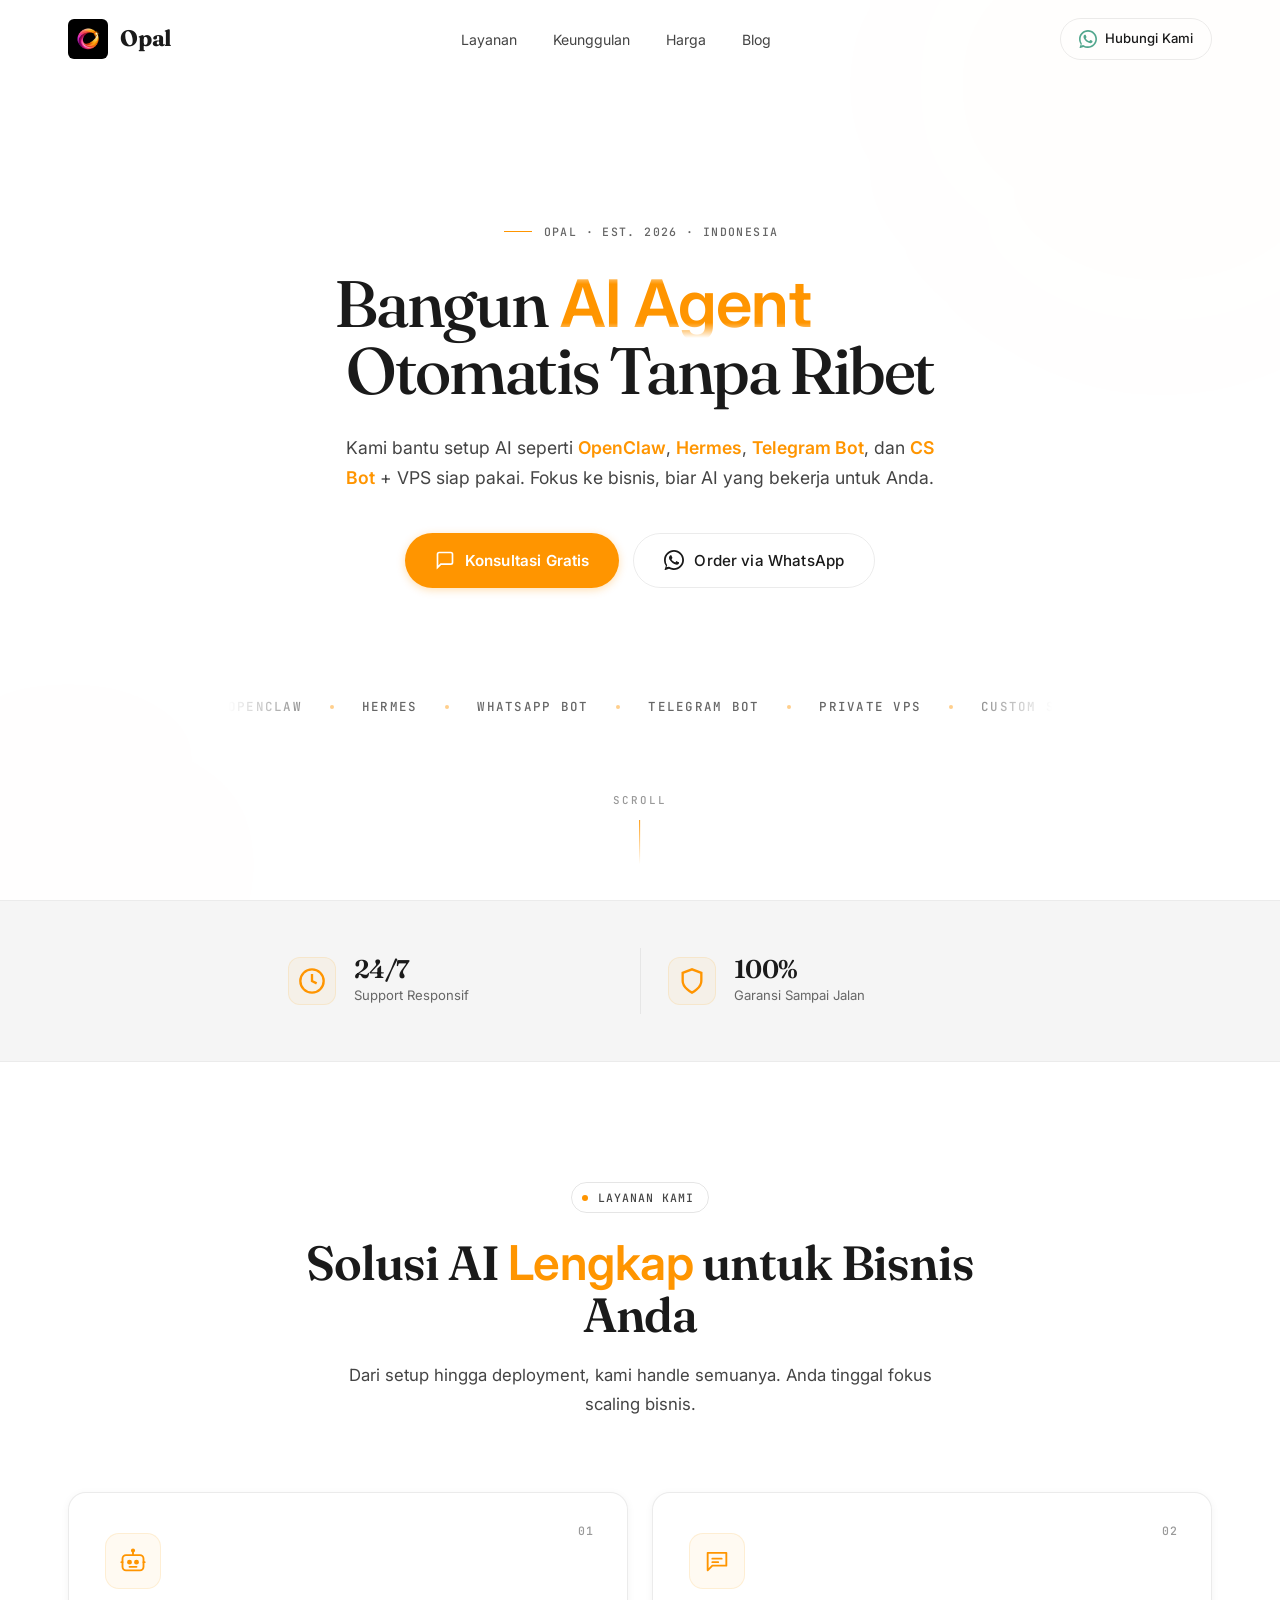
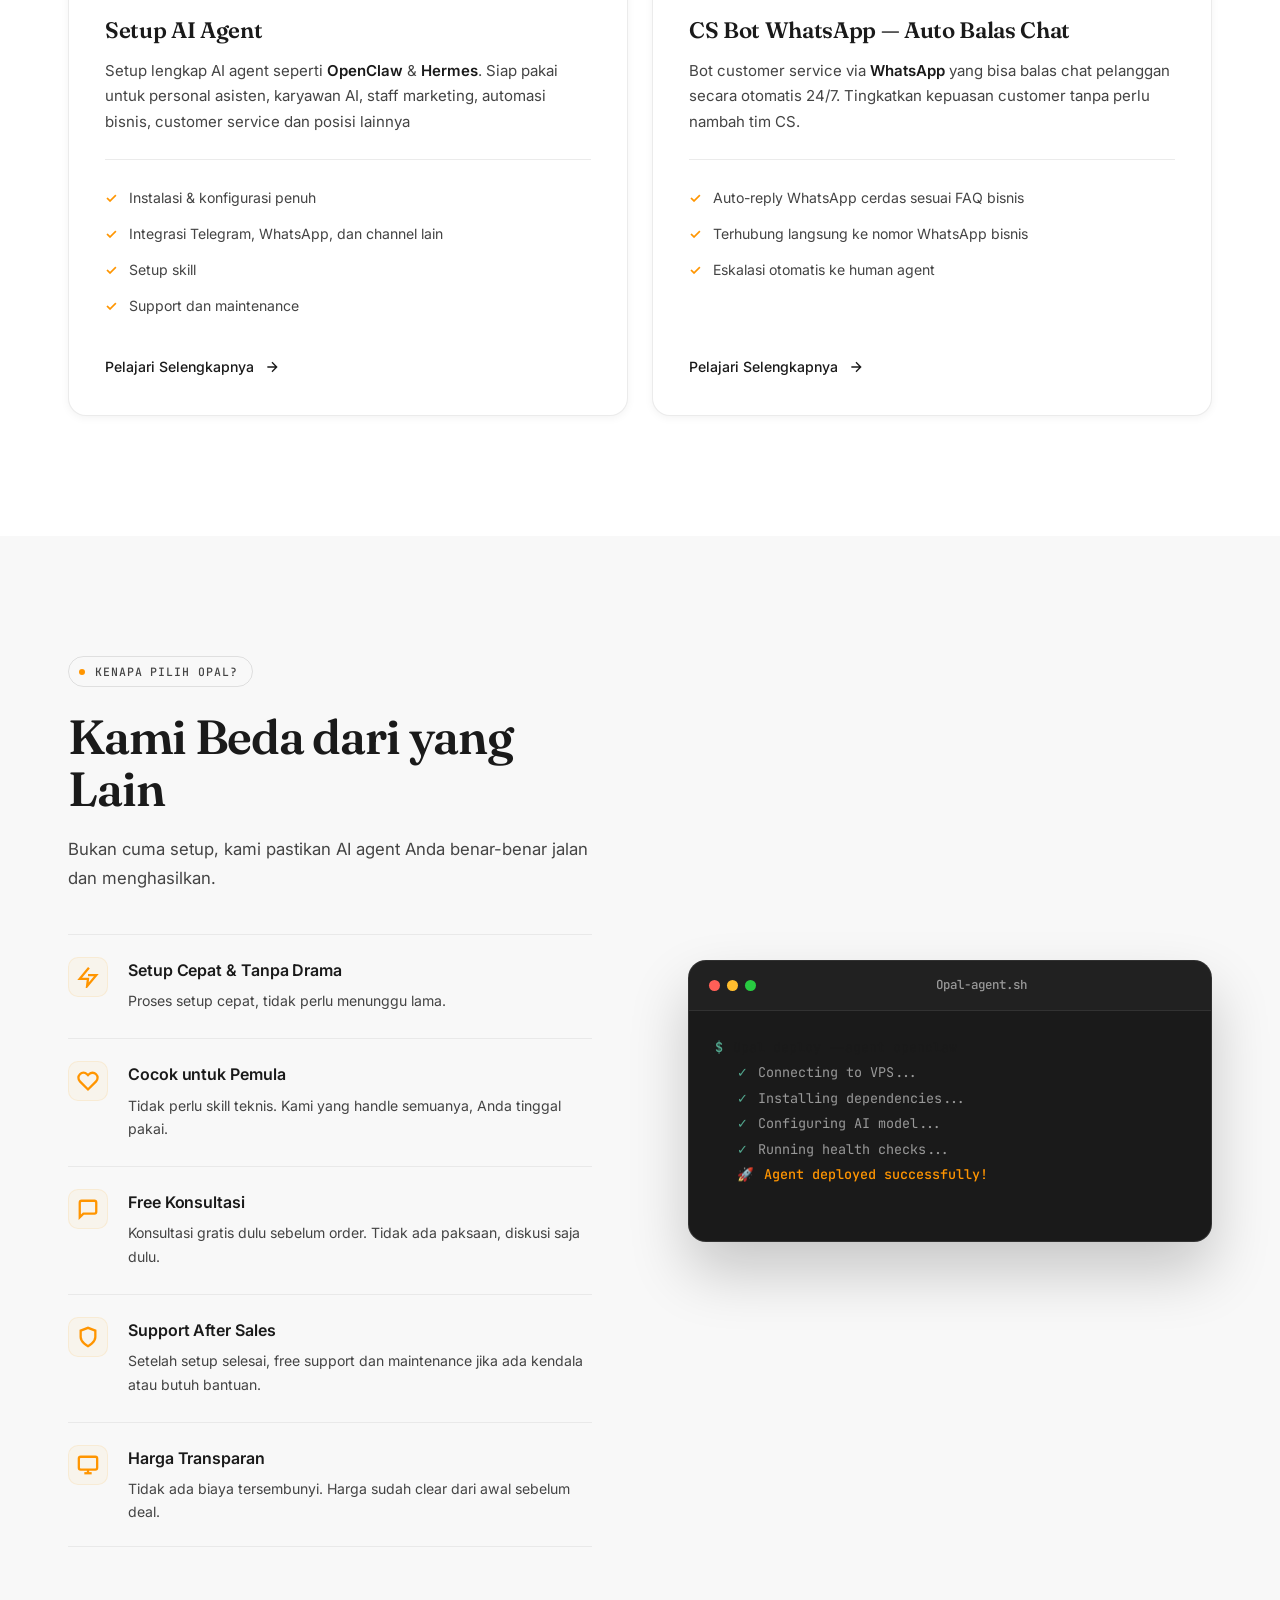
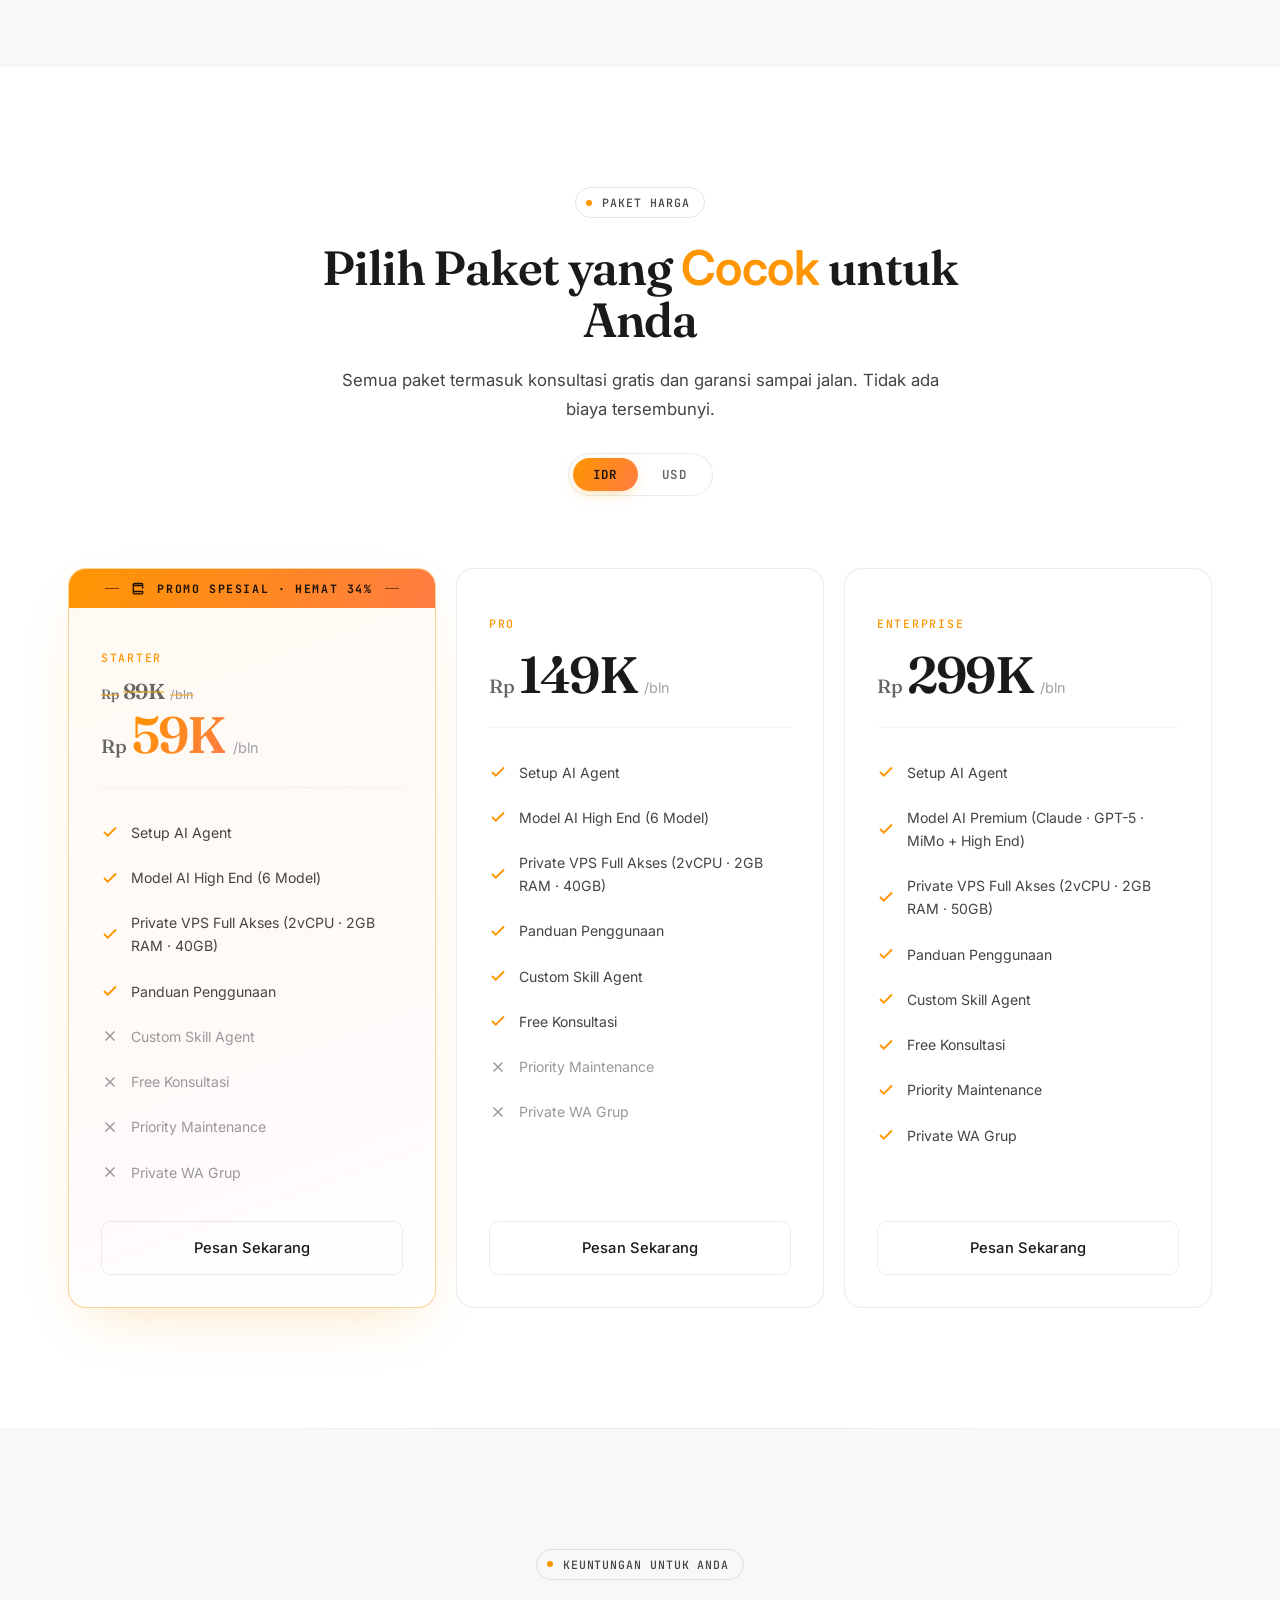
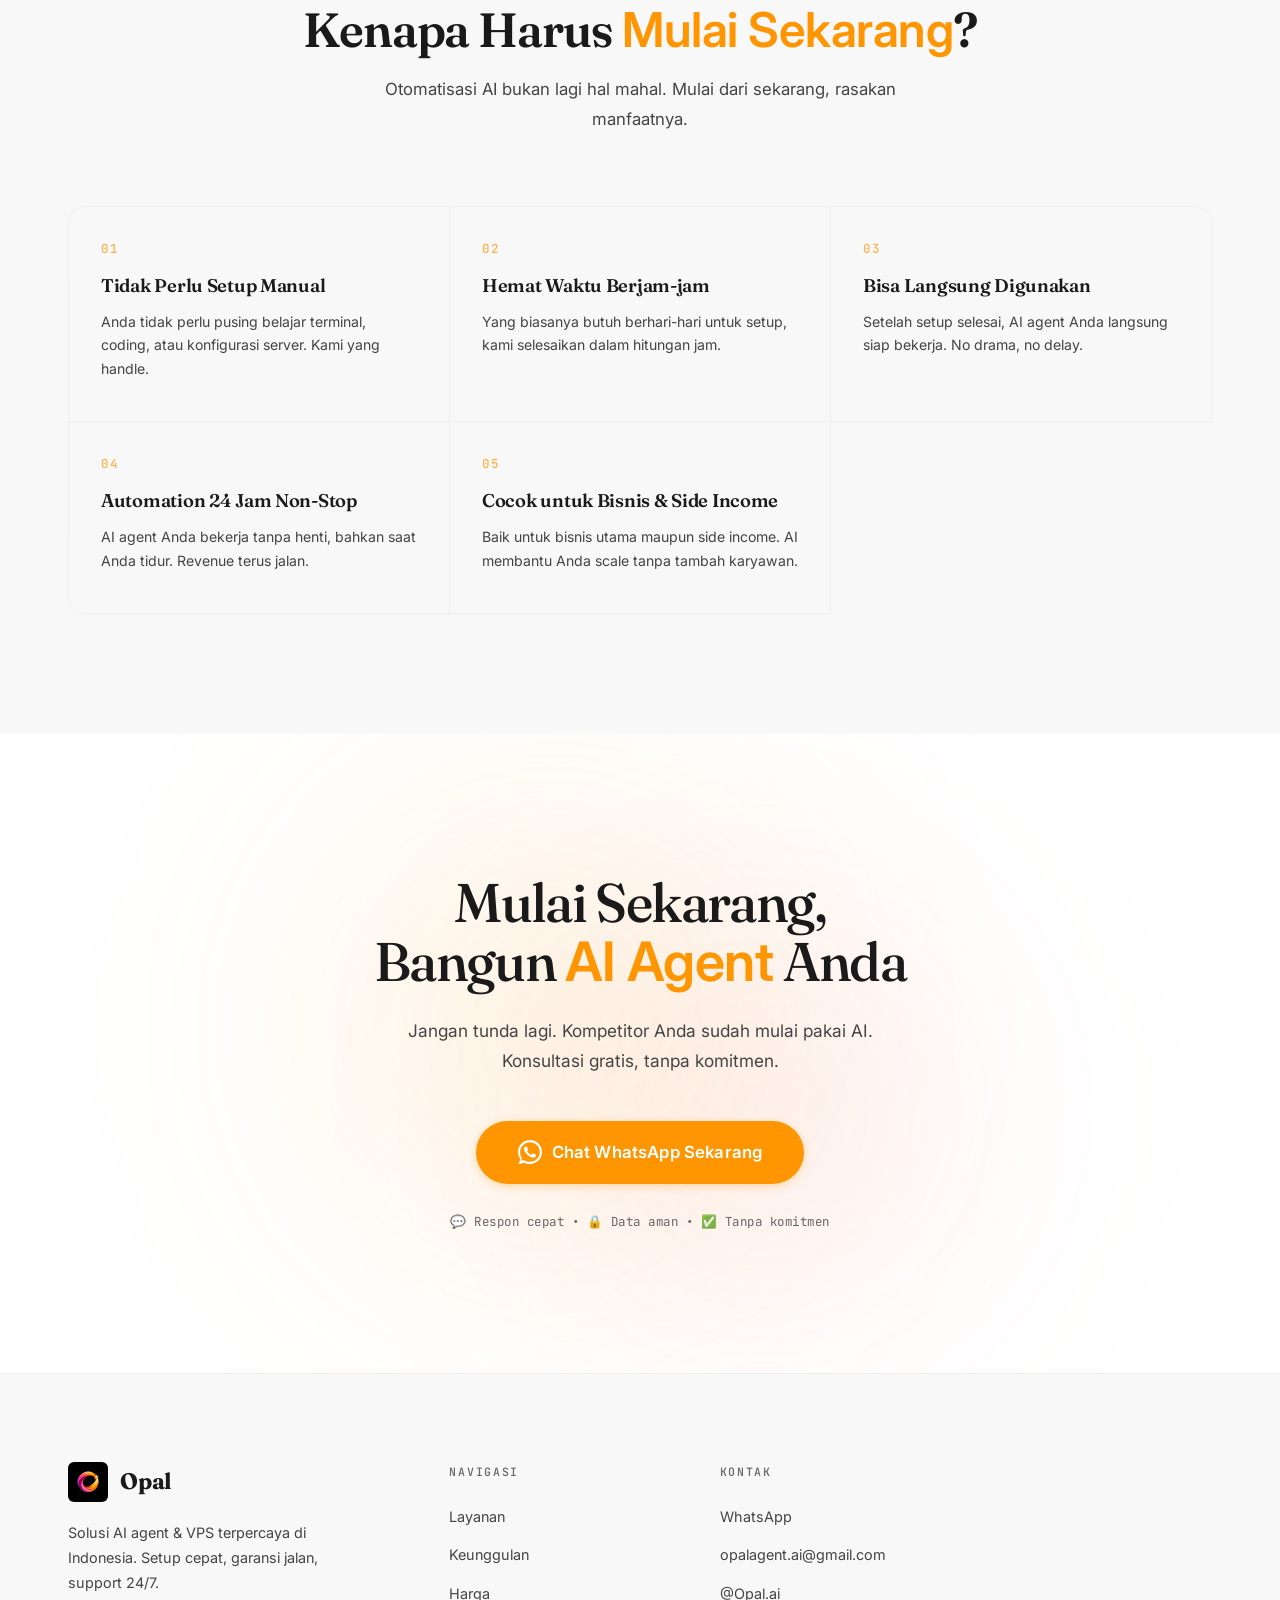
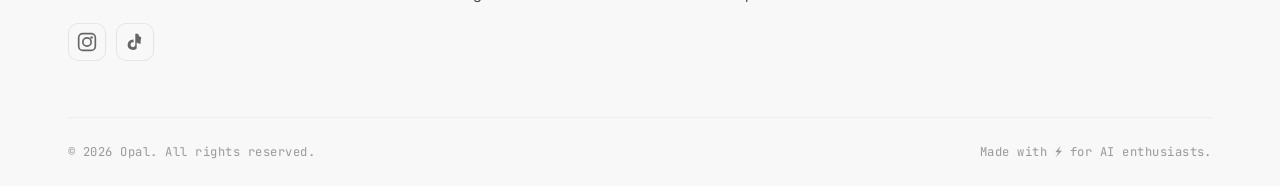
<file: index.html>
<!DOCTYPE html>
<html lang="id">

<head>
    <meta charset="UTF-8">
    <meta name="viewport" content="width=device-width, initial-scale=1.0, maximum-scale=1.0, user-scalable=no">
    <meta name="description"
        content="Opal — Jasa setup AI Agent otomatis seperti OpenClaw, Hermes, Telegram Bot + VPS siap pakai. Konsultasi gratis, setup cepat, garansi sampai jalan.">
    <meta name="keywords"
        content="AI agent, setup AI, OpenClaw, Hermes, Telegram bot, VPS, automation, jasa AI Indonesia, jasa chatbot, setup chatbot WhatsApp, AI agent Indonesia, agen AI otomatis, jasa AI murah, VPS murah Indonesia, chatbot bisnis, otomasi bisnis, AI customer service, virtual assistant Indonesia">
    <title>Opal — Bangun AI Agent Otomatis Tanpa Ribet</title>
    <link rel="canonical" href="https://opalagent.my.id/">

    <!-- Open Graph / WhatsApp / Telegram / Social Media -->
    <meta property="og:type" content="website">
    <meta property="og:url" content="https://opalagent.my.id/">
    <meta property="og:title" content="Opal — Bangun AI Agent Otomatis Tanpa Ribet">
    <meta property="og:description" content="Jasa setup AI Agent otomatis: Chatbot WhatsApp, Telegram Bot, Customer Service AI, VPS siap pakai. Konsultasi gratis, setup cepat, garansi sampai jalan.">
    <meta property="og:image" content="https://opalagent.my.id/logo.png">
    <meta property="og:locale" content="id_ID">
    <meta property="og:site_name" content="Opal AI Agent">

    <!-- Twitter Card -->
    <meta name="twitter:card" content="summary_large_image">
    <meta name="twitter:title" content="Opal — Bangun AI Agent Otomatis Tanpa Ribet">
    <meta name="twitter:description" content="Jasa setup AI Agent otomatis: Chatbot WhatsApp, Telegram Bot, Customer Service AI, VPS siap pakai.">
    <meta name="twitter:image" content="https://opalagent.my.id/logo.png">

    <!-- Structured Data for AI & Google -->
    <script type="application/ld+json">
    {
        "@context": "https://schema.org",
        "@type": "ProfessionalService",
        "name": "Opal AI Agent",
        "description": "Jasa setup AI Agent otomatis untuk bisnis: chatbot WhatsApp, Telegram bot, customer service AI, virtual assistant. Setup cepat, harga terjangkau, garansi sampai jalan.",
        "url": "https://opalagent.my.id",
        "logo": "https://opalagent.my.id/logo.png",
        "image": "https://opalagent.my.id/logo.png",
        "telephone": "+6285669130605",
        "email": "opalagent.ai@gmail.com",
        "address": {
            "@type": "PostalAddress",
            "addressLocality": "Padang",
            "addressRegion": "Sumatera Barat",
            "addressCountry": "ID"
        },
        "areaServed": {
            "@type": "Country",
            "name": "Indonesia"
        },
        "serviceType": [
            "AI Agent Setup",
            "Chatbot WhatsApp",
            "Telegram Bot",
            "Customer Service AI",
            "VPS Setup",
            "Business Automation",
            "Virtual Assistant"
        ],
        "offers": [
            {
                "@type": "Offer",
                "name": "Paket Basic",
                "price": "59000",
                "priceCurrency": "IDR",
                "description": "AI Agent + VPS + AI Model dasar"
            },
            {
                "@type": "Offer",
                "name": "Paket Pro",
                "price": "99000",
                "priceCurrency": "IDR",
                "description": "Basic + CS WhatsApp + Email/Channel"
            },
            {
                "@type": "Offer",
                "name": "Paket Ultra",
                "price": "189000",
                "priceCurrency": "IDR",
                "description": "Pro + Skill + Hosting + Premium AI"
            }
        ],
        "sameAs": [
            "https://www.instagram.com/opalagent.ai"
        ],
        "aggregateRating": {
            "@type": "AggregateRating",
            "ratingValue": "5",
            "bestRating": "5",
            "reviewCount": "10"
        }
    }
    </script>
    <link rel="preconnect" href="https://fonts.googleapis.com">
    <link rel="preconnect" href="https://fonts.gstatic.com" crossorigin>
    <link href="https://fonts.googleapis.com/css2?family=Fraunces:ital,opsz,wght@0,9..144,400;0,9..144,600;0,9..144,700;0,9..144,800;1,9..144,400;1,9..144,600;1,9..144,700&family=Inter:wght@300;400;500;600;700;800;900&family=JetBrains+Mono:wght@400;500;600&display=swap"
        rel="stylesheet">
    <link rel="stylesheet" href="index.css?v=4">
    <link rel="icon" type="image/png" href="logo.png">
</head>

<body>
    <!-- NAVBAR -->
    <nav class="navbar" id="navbar">
        <div class="container nav-container">
            <a href="#" class="nav-logo">
                <img src="logo.png" alt="Opal Logo" class="logo-image" width="40" height="40">
                <span class="logo-text">Opal</span>
            </a>
            <ul class="nav-links" id="navLinks">
                <li><a href="#layanan">Layanan</a></li>
                <li><a href="#keunggulan">Keunggulan</a></li>
                <li><a href="#harga">Harga</a></li>
                <li><a href="/blog/">Blog</a></li>
            </ul>
            <a href="https://wa.me/6285669130605?text=Halo%20Opal,%20saya%20ingin%20konsultasi%20AI%20Agent"
                class="nav-cta" target="_blank" rel="noopener">
                <svg width="18" height="18" viewBox="0 0 24 24" fill="currentColor">
                    <path
                        d="M17.472 14.382c-.297-.149-1.758-.867-2.03-.967-.273-.099-.471-.148-.67.15-.197.297-.767.966-.94 1.164-.173.199-.347.223-.644.075-.297-.15-1.255-.463-2.39-1.475-.883-.788-1.48-1.761-1.653-2.059-.173-.297-.018-.458.13-.606.134-.133.298-.347.446-.52.149-.174.198-.298.298-.497.099-.198.05-.371-.025-.52-.075-.149-.669-1.612-.916-2.207-.242-.579-.487-.5-.669-.51-.173-.008-.371-.01-.57-.01-.198 0-.52.074-.792.372-.272.297-1.04 1.016-1.04 2.479 0 1.462 1.065 2.875 1.213 3.074.149.198 2.096 3.2 5.077 4.487.709.306 1.262.489 1.694.625.712.227 1.36.195 1.871.118.571-.085 1.758-.719 2.006-1.413.248-.694.248-1.289.173-1.413-.074-.124-.272-.198-.57-.347z" />
                    <path
                        d="M12 0C5.373 0 0 5.373 0 12c0 2.625.846 5.059 2.284 7.034L.789 23.492a.5.5 0 00.612.616l4.573-1.46A11.956 11.956 0 0012 24c6.627 0 12-5.373 12-12S18.627 0 12 0zm0 21.818c-2.168 0-4.19-.587-5.932-1.61l-.425-.253-2.712.866.883-2.638-.278-.44A9.777 9.777 0 012.182 12c0-5.423 4.395-9.818 9.818-9.818S21.818 6.577 21.818 12s-4.395 9.818-9.818 9.818z" />
                </svg>
                Hubungi Kami
            </a>
            <button class="nav-toggle" id="navToggle" aria-label="Toggle navigation">
                <span></span>
                <span></span>
                <span></span>
            </button>
        </div>
    </nav>

    <!-- HERO SECTION -->
    <section class="hero" id="hero">
        <div class="hero-bg-effects">
            <div class="hero-glow hero-glow-1"></div>
            <div class="hero-glow hero-glow-2"></div>
            <div class="hero-grid-overlay"></div>
        </div>
        <div class="container hero-container hero-centered">
            <div class="hero-content" data-animate="fade-up">
                <div class="hero-eyebrow" aria-hidden="true">
                    <span class="eyebrow-mark"></span>
                    <span class="eyebrow-text">Opal · est. 2026 · Indonesia</span>
                </div>
                <h1 class="hero-title">
                    Bangun
                    <span class="word-reel" aria-hidden="true">
                        <span class="word-reel-track">
                            <span class="word-reel-item">AI Agent</span>
                            <span class="word-reel-item">CS Bot WA</span>
                            <span class="word-reel-item">Telegram Bot</span>
                            <span class="word-reel-item">Karyawan AI</span>
                            <span class="word-reel-item">AI Agent</span>
                        </span>
                    </span>
                    <span class="visually-hidden">AI Agent, CS Bot WhatsApp, Telegram Bot, Karyawan AI</span>
                    <br>Otomatis Tanpa Ribet
                </h1>
                <p class="hero-subtitle">
                    Kami bantu setup AI seperti <strong>OpenClaw</strong>, <strong>Hermes</strong>, <strong>Telegram
                        Bot</strong>, dan <strong>CS Bot</strong> + VPS siap pakai. Fokus ke bisnis, biar AI yang
                    bekerja untuk Anda.
                </p>
                <div class="hero-cta-group">
                    <a href="https://wa.me/6285669130605?text=Halo%20Opal,%20saya%20ingin%20konsultasi%20gratis%20AI%20Agent"
                        class="btn btn-primary btn-lg" target="_blank" rel="noopener" id="hero-cta-konsultasi">
                        <svg width="20" height="20" viewBox="0 0 24 24" fill="none" stroke="currentColor"
                            stroke-width="2">
                            <path d="M21 15a2 2 0 0 1-2 2H7l-4 4V5a2 2 0 0 1 2-2h14a2 2 0 0 1 2 2z" />
                        </svg>
                        Konsultasi Gratis
                    </a>
                    <a href="https://wa.me/6285669130605?text=Halo%20Opal,%20saya%20ingin%20order%20AI%20Agent"
                        class="btn btn-secondary btn-lg" target="_blank" rel="noopener" id="hero-cta-order">
                        <svg width="20" height="20" viewBox="0 0 24 24" fill="currentColor">
                            <path
                                d="M17.472 14.382c-.297-.149-1.758-.867-2.03-.967-.273-.099-.471-.148-.67.15-.197.297-.767.966-.94 1.164-.173.199-.347.223-.644.075-.297-.15-1.255-.463-2.39-1.475-.883-.788-1.48-1.761-1.653-2.059-.173-.297-.018-.458.13-.606.134-.133.298-.347.446-.52.149-.174.198-.298.298-.497.099-.198.05-.371-.025-.52-.075-.149-.669-1.612-.916-2.207-.242-.579-.487-.5-.669-.51-.173-.008-.371-.01-.57-.01-.198 0-.52.074-.792.372-.272.297-1.04 1.016-1.04 2.479 0 1.462 1.065 2.875 1.213 3.074.149.198 2.096 3.2 5.077 4.487.709.306 1.262.489 1.694.625.712.227 1.36.195 1.871.118.571-.085 1.758-.719 2.006-1.413.248-.694.248-1.289.173-1.413-.074-.124-.272-.198-.57-.347z" />
                            <path
                                d="M12 0C5.373 0 0 5.373 0 12c0 2.625.846 5.059 2.284 7.034L.789 23.492a.5.5 0 00.612.616l4.573-1.46A11.956 11.956 0 0012 24c6.627 0 12-5.373 12-12S18.627 0 12 0zm0 21.818c-2.168 0-4.19-.587-5.932-1.61l-.425-.253-2.712.866.883-2.638-.278-.44A9.777 9.777 0 012.182 12c0-5.423 4.395-9.818 9.818-9.818S21.818 6.577 21.818 12s-4.395 9.818-9.818 9.818z" />
                        </svg>
                        Order via WhatsApp
                    </a>
                </div>
                <div class="hero-marquee" aria-hidden="true">
                    <div class="marquee-track">
                        <span>OpenClaw</span><span class="marquee-dot"></span>
                        <span>Hermes</span><span class="marquee-dot"></span>
                        <span>WhatsApp Bot</span><span class="marquee-dot"></span>
                        <span>Telegram Bot</span><span class="marquee-dot"></span>
                        <span>Private VPS</span><span class="marquee-dot"></span>
                        <span>Custom Skill</span><span class="marquee-dot"></span>
                        <span>OpenClaw</span><span class="marquee-dot"></span>
                        <span>Hermes</span><span class="marquee-dot"></span>
                        <span>WhatsApp Bot</span><span class="marquee-dot"></span>
                        <span>Telegram Bot</span><span class="marquee-dot"></span>
                        <span>Private VPS</span><span class="marquee-dot"></span>
                        <span>Custom Skill</span><span class="marquee-dot"></span>
                    </div>
                </div>
            </div>
        </div>
        <div class="hero-scroll-indicator" aria-hidden="true">
            <span>Scroll</span>
            <div class="scroll-line"></div>
        </div>
    </section>

    <!-- TRUST INDICATORS -->
    <section class="trust-section" id="trust">
        <div class="container">
            <div class="trust-grid" data-animate="fade-up">

                <div class="trust-item">
                    <div class="trust-icon">
                        <svg width="28" height="28" viewBox="0 0 24 24" fill="none" stroke="currentColor"
                            stroke-width="2">
                            <circle cx="12" cy="12" r="10" />
                            <polyline points="12,6 12,12 16,14" />
                        </svg>
                    </div>
                    <div class="trust-content">
                        <span class="trust-number">24/7</span>
                        <span class="trust-label">Support Responsif</span>
                    </div>
                </div>
                <div class="trust-item">
                    <div class="trust-icon">
                        <svg width="28" height="28" viewBox="0 0 24 24" fill="none" stroke="currentColor"
                            stroke-width="2">
                            <path d="M12 22s8-4 8-10V5l-8-3-8 3v7c0 6 8 10 8 10z" />
                        </svg>
                    </div>
                    <div class="trust-content">
                        <span class="trust-number">100%</span>
                        <span class="trust-label">Garansi Sampai Jalan</span>
                    </div>
                </div>

            </div>
        </div>
    </section>

    <!-- LAYANAN KAMI -->
    <section class="services-section" id="layanan">
        <div class="container">
            <div class="section-header" data-animate="fade-up">
                <span class="section-badge">Layanan Kami</span>
                <h2 class="section-title">Solusi AI <span class="gradient-text">Lengkap</span> untuk Bisnis Anda</h2>
                <p class="section-subtitle">Dari setup hingga deployment, kami handle semuanya. Anda tinggal fokus
                    scaling bisnis.</p>
            </div>
            <div class="services-grid">
                <div class="service-card" data-animate="fade-up" data-delay="100">
                    <span class="service-index">01</span>
                    <div class="service-icon-wrapper">
                        <div class="service-icon">
                            <svg width="28" height="28" viewBox="0 0 24 24" fill="none" stroke="currentColor"
                                stroke-width="1.6" stroke-linecap="round" stroke-linejoin="round" aria-hidden="true">
                                <rect x="3" y="7" width="18" height="13" rx="3" />
                                <path d="M12 3v4" />
                                <circle cx="12" cy="3" r="1" fill="currentColor" />
                                <circle cx="9" cy="13" r="1.3" fill="currentColor" />
                                <circle cx="15" cy="13" r="1.3" fill="currentColor" />
                                <path d="M9 17h6" />
                                <path d="M2 13h1M21 13h1" />
                            </svg>
                        </div>
                        <div class="service-icon-bg"></div>
                    </div>
                    <h3 class="service-title">Setup AI Agent</h3>
                    <p class="service-desc">Setup lengkap AI agent seperti <strong>OpenClaw</strong> &
                        <strong>Hermes</strong>. Siap pakai untuk personal asisten, karyawan AI, staff marketing,
                        automasi bisnis, customer
                        service dan posisi lainnya
                    </p>
                    <ul class="service-features">
                        <li>Instalasi & konfigurasi penuh</li>
                        <li>Integrasi Telegram, WhatsApp, dan channel lain</li>
                        <li>Setup skill</li>
                        <li>Support dan maintenance</li>
                    </ul>
                    <a href="https://wa.me/6285669130605?text=Halo%20Opal,%20saya%20tertarik%20Setup%20AI%20Agent"
                        class="service-link" target="_blank" rel="noopener">
                        Pelajari Selengkapnya
                        <svg width="16" height="16" viewBox="0 0 24 24" fill="none" stroke="currentColor"
                            stroke-width="2">
                            <path d="M5 12h14M12 5l7 7-7 7" />
                        </svg>
                    </a>
                </div>



                <div class="service-card" data-animate="fade-up" data-delay="500">
                    <span class="service-index">02</span>
                    <div class="service-icon-wrapper">
                        <div class="service-icon">
                            <svg width="28" height="28" viewBox="0 0 24 24" fill="none" stroke="currentColor"
                                stroke-width="1.6" stroke-linecap="round" stroke-linejoin="round" aria-hidden="true">
                                <path d="M4 5h16v11H8l-4 4V5z" />
                                <path d="M8 10h8M8 13h5" />
                            </svg>
                        </div>
                        <div class="service-icon-bg"></div>
                    </div>
                    <h3 class="service-title">CS Bot WhatsApp — Auto Balas Chat</h3>
                    <p class="service-desc">Bot customer service via <strong>WhatsApp</strong> yang bisa balas chat
                        pelanggan secara otomatis 24/7. Tingkatkan kepuasan customer tanpa perlu nambah tim CS.</p>
                    <ul class="service-features">
                        <li>Auto-reply WhatsApp cerdas sesuai FAQ bisnis</li>
                        <li>Terhubung langsung ke nomor WhatsApp bisnis</li>
                        <li>Eskalasi otomatis ke human agent</li>
                    </ul>
                    <a href="https://wa.me/6285669130605?text=Halo%20Opal,%20saya%20tertarik%20Setup%20CS%20Bot%20untuk%20balas%20chat%20customer"
                        class="service-link" target="_blank" rel="noopener">
                        Pelajari Selengkapnya
                        <svg width="16" height="16" viewBox="0 0 24 24" fill="none" stroke="currentColor"
                            stroke-width="2">
                            <path d="M5 12h14M12 5l7 7-7 7" />
                        </svg>
                    </a>
                </div>
            </div>
        </div>
    </section>

    <!-- KEUNGGULAN -->
    <section class="advantages-section" id="keunggulan">
        <div class="container">
            <div class="advantages-layout">
                <div class="advantages-content" data-animate="fade-right">
                    <span class="section-badge">Kenapa Pilih Opal?</span>
                    <h2 class="section-title">Kami Beda dari yang Lain</h2>
                    <p class="section-subtitle">Bukan cuma setup, kami pastikan AI agent Anda benar-benar jalan dan
                        menghasilkan.</p>
                    <div class="advantages-list">
                        <div class="advantage-item">
                            <div class="advantage-icon">
                                <svg width="22" height="22" viewBox="0 0 24 24" fill="none" stroke="currentColor"
                                    stroke-width="2.5">
                                    <polyline points="13,2 3,14 12,14 11,22 21,10 12,10" />
                                </svg>
                            </div>
                            <div class="advantage-info">
                                <h4>Setup Cepat & Tanpa Drama</h4>
                                <p>Proses setup cepat, tidak perlu menunggu lama.
                                </p>
                            </div>
                        </div>
                        <div class="advantage-item">
                            <div class="advantage-icon">
                                <svg width="22" height="22" viewBox="0 0 24 24" fill="none" stroke="currentColor"
                                    stroke-width="2.5">
                                    <path
                                        d="M20.84 4.61a5.5 5.5 0 0 0-7.78 0L12 5.67l-1.06-1.06a5.5 5.5 0 0 0-7.78 7.78l1.06 1.06L12 21.23l7.78-7.78 1.06-1.06a5.5 5.5 0 0 0 0-7.78z" />
                                </svg>
                            </div>
                            <div class="advantage-info">
                                <h4>Cocok untuk Pemula</h4>
                                <p>Tidak perlu skill teknis. Kami yang handle semuanya, Anda tinggal pakai.</p>
                            </div>
                        </div>
                        <div class="advantage-item">
                            <div class="advantage-icon">
                                <svg width="22" height="22" viewBox="0 0 24 24" fill="none" stroke="currentColor"
                                    stroke-width="2.5">
                                    <path d="M21 15a2 2 0 0 1-2 2H7l-4 4V5a2 2 0 0 1 2-2h14a2 2 0 0 1 2 2z" />
                                </svg>
                            </div>
                            <div class="advantage-info">
                                <h4>Free Konsultasi</h4>
                                <p>Konsultasi gratis dulu sebelum order. Tidak ada paksaan, diskusi saja dulu.</p>
                            </div>
                        </div>
                        <div class="advantage-item">
                            <div class="advantage-icon">
                                <svg width="22" height="22" viewBox="0 0 24 24" fill="none" stroke="currentColor"
                                    stroke-width="2.5">
                                    <path d="M12 22s8-4 8-10V5l-8-3-8 3v7c0 6 8 10 8 10z" />
                                </svg>
                            </div>
                            <div class="advantage-info">
                                <h4>Support After Sales</h4>
                                <p>Setelah setup selesai, free support dan maintenance jika ada kendala atau butuh
                                    bantuan.</p>
                            </div>
                        </div>
                        <div class="advantage-item">
                            <div class="advantage-icon">
                                <svg width="22" height="22" viewBox="0 0 24 24" fill="none" stroke="currentColor"
                                    stroke-width="2.5">
                                    <rect x="2" y="3" width="20" height="14" rx="2" />
                                    <line x1="8" y1="21" x2="16" y2="21" />
                                    <line x1="12" y1="17" x2="12" y2="21" />
                                </svg>
                            </div>
                            <div class="advantage-info">
                                <h4>Harga Transparan</h4>
                                <p>Tidak ada biaya tersembunyi. Harga sudah clear dari awal sebelum deal.</p>
                            </div>
                        </div>
                    </div>
                </div>
                <div class="advantages-visual" data-animate="fade-left">
                    <div class="adv-visual-card">
                        <div class="adv-terminal">
                            <div class="terminal-header">
                                <div class="terminal-dots">
                                    <span></span><span></span><span></span>
                                </div>
                                <span class="terminal-title">Opal-agent.sh</span>
                            </div>
                            <div class="terminal-body">
                                <div class="terminal-line">
                                    <span class="t-prompt">$</span>
                                    <span class="t-command">Opal deploy --agent openclaw</span>
                                </div>
                                <div class="terminal-line t-output">
                                    <span class="t-success">✓</span> Connecting to VPS...
                                </div>
                                <div class="terminal-line t-output">
                                    <span class="t-success">✓</span> Installing dependencies...
                                </div>
                                <div class="terminal-line t-output">
                                    <span class="t-success">✓</span> Configuring AI model...
                                </div>
                                <div class="terminal-line t-output">
                                    <span class="t-success">✓</span> Running health checks...
                                </div>
                                <div class="terminal-line t-output highlight">
                                    <span class="t-success">🚀</span> Agent deployed successfully!
                                </div>
                                <div class="terminal-line">
                                    <span class="t-prompt">$</span>
                                    <span class="t-cursor">|</span>
                                </div>
                            </div>
                        </div>
                    </div>
                </div>
            </div>
        </div>
    </section>

    <!-- PAKET HARGA -->
    <section class="pricing-section" id="harga">
        <div class="container">
            <div class="section-header" data-animate="fade-up">
                <span class="section-badge">Paket Harga</span>
                <h2 class="section-title">Pilih Paket yang <span class="gradient-text">Cocok</span> untuk Anda</h2>
                <p class="section-subtitle">Semua paket termasuk konsultasi gratis dan garansi sampai jalan. Tidak ada
                    biaya tersembunyi.</p>
                <div class="currency-toggle" role="tablist" aria-label="Pilih mata uang">
                    <button type="button" class="currency-btn active" data-currency="idr" role="tab" aria-selected="true">IDR</button>
                    <button type="button" class="currency-btn" data-currency="usd" role="tab" aria-selected="false">USD</button>
                </div>
            </div>
            <div class="pricing-grid">
                <!-- Starter -->
                <div class="pricing-card has-discount" data-animate="fade-up" data-delay="100">
                    <div class="discount-banner">
                        <span class="discount-banner-dash"></span>
                        <svg width="14" height="14" viewBox="0 0 24 24" fill="none" stroke="currentColor" stroke-width="2.4" stroke-linecap="round" stroke-linejoin="round" aria-hidden="true">
                            <path d="M20 12V8H6a2 2 0 1 1 0-4h12.5a1.5 1.5 0 1 1 0 3H6" />
                            <path d="M4 18h16M4 6v14a2 2 0 0 0 2 2h12a2 2 0 0 0 2-2v-2" />
                        </svg>
                        Promo Spesial · Hemat 34%
                        <span class="discount-banner-dash"></span>
                    </div>
                    <div class="pricing-header">
                        <div class="pricing-tier-row">
                            <span class="pricing-tier">Starter</span>
                        </div>
                        <div class="price-original-line" data-idr-currency="Rp" data-idr-original="89K" data-idr-period="/bln" data-usd-currency="$" data-usd-original="5.5" data-usd-period="/mo">
                            <span class="price-original-currency">Rp</span>
                            <span class="price-original">89K</span>
                            <span class="price-original-period">/bln</span>
                        </div>
                        <div class="pricing-price" data-idr-currency="Rp" data-idr-amount="59K" data-idr-period="/bln" data-usd-currency="$" data-usd-amount="3.6" data-usd-period="/mo">
                            <span class="price-currency">Rp</span>
                            <span class="price-amount">59K</span><span class="price-period"
                                style="font-size: 0.9rem; font-weight: normal; color: #a1a1aa; margin-left: 4px;">/bln</span>
                        </div>
                    </div>
                    <div class="pricing-body">
                        <ul class="pricing-features">
                            <li>
                                <svg width="18" height="18" viewBox="0 0 24 24" fill="none" stroke="currentColor"
                                    stroke-width="2.5">
                                    <polyline points="20,6 9,17 4,12" />
                                </svg>
                                Setup AI Agent
                            </li>
                            <li title="DeepSeek V4 Flash · Qwen3.5 35B A3B · Qwen3.6 35B A3B · Llama 3.3 70B Instruct · MiniMax M2.5 · Kimi K2.6">
                                <svg width="18" height="18" viewBox="0 0 24 24" fill="none" stroke="currentColor"
                                    stroke-width="2.5">
                                    <polyline points="20,6 9,17 4,12" />
                                </svg>
                                Model AI High End (6 Model)
                            </li>
                            <li>
                                <svg width="18" height="18" viewBox="0 0 24 24" fill="none" stroke="currentColor"
                                    stroke-width="2.5">
                                    <polyline points="20,6 9,17 4,12" />
                                </svg>
                                Private VPS Full Akses (2vCPU · 2GB RAM · 40GB)
                            </li>
                            <li>
                                <svg width="18" height="18" viewBox="0 0 24 24" fill="none" stroke="currentColor"
                                    stroke-width="2.5">
                                    <polyline points="20,6 9,17 4,12" />
                                </svg>
                                Panduan Penggunaan
                            </li>
                            <li class="disabled">
                                <svg width="18" height="18" viewBox="0 0 24 24" fill="none" stroke="currentColor"
                                    stroke-width="2">
                                    <line x1="18" y1="6" x2="6" y2="18" />
                                    <line x1="6" y1="6" x2="18" y2="18" />
                                </svg>
                                Custom Skill Agent
                            </li>
                            <li class="disabled">
                                <svg width="18" height="18" viewBox="0 0 24 24" fill="none" stroke="currentColor"
                                    stroke-width="2">
                                    <line x1="18" y1="6" x2="6" y2="18" />
                                    <line x1="6" y1="6" x2="18" y2="18" />
                                </svg>
                                Free Konsultasi
                            </li>
                            <li class="disabled">
                                <svg width="18" height="18" viewBox="0 0 24 24" fill="none" stroke="currentColor"
                                    stroke-width="2">
                                    <line x1="18" y1="6" x2="6" y2="18" />
                                    <line x1="6" y1="6" x2="18" y2="18" />
                                </svg>
                                Priority Maintenance
                            </li>
                            <li class="disabled">
                                <svg width="18" height="18" viewBox="0 0 24 24" fill="none" stroke="currentColor"
                                    stroke-width="2">
                                    <line x1="18" y1="6" x2="6" y2="18" />
                                    <line x1="6" y1="6" x2="18" y2="18" />
                                </svg>
                                Private WA Grup
                            </li>
                        </ul>
                    </div>
                    <div class="pricing-footer">
                        <a href="https://wa.me/6285669130605?text=Halo%20Opal,%20saya%20ingin%20order%20Paket%20Starter"
                            class="btn btn-outline btn-full" target="_blank" rel="noopener">
                            Pesan Sekarang
                        </a>
                    </div>
                </div>

                <!-- Pro -->
                <div class="pricing-card" data-animate="fade-up" data-delay="150">
                    <div class="pricing-header">
                        <span class="pricing-tier">Pro</span>
                        <div class="pricing-price" data-idr-currency="Rp" data-idr-amount="149K" data-idr-period="/bln" data-usd-currency="$" data-usd-amount="9.2" data-usd-period="/mo">
                            <span class="price-currency">Rp</span>
                            <span class="price-amount">149K</span><span class="price-period"
                                style="font-size: 0.9rem; font-weight: normal; color: #a1a1aa; margin-left: 4px;">/bln</span>
                        </div>
                    </div>
                    <div class="pricing-body">
                        <ul class="pricing-features">
                            <li>
                                <svg width="18" height="18" viewBox="0 0 24 24" fill="none" stroke="currentColor"
                                    stroke-width="2.5">
                                    <polyline points="20,6 9,17 4,12" />
                                </svg>
                                Setup AI Agent
                            </li>
                            <li title="DeepSeek V4 Flash · Qwen3.5 35B A3B · Qwen3.6 35B A3B · Llama 3.3 70B Instruct · MiniMax M2.5 · Kimi K2.6">
                                <svg width="18" height="18" viewBox="0 0 24 24" fill="none" stroke="currentColor"
                                    stroke-width="2.5">
                                    <polyline points="20,6 9,17 4,12" />
                                </svg>
                                Model AI High End (6 Model)
                            </li>
                            <li>
                                <svg width="18" height="18" viewBox="0 0 24 24" fill="none" stroke="currentColor"
                                    stroke-width="2.5">
                                    <polyline points="20,6 9,17 4,12" />
                                </svg>
                                Private VPS Full Akses (2vCPU · 2GB RAM · 40GB)
                            </li>
                            <li>
                                <svg width="18" height="18" viewBox="0 0 24 24" fill="none" stroke="currentColor"
                                    stroke-width="2.5">
                                    <polyline points="20,6 9,17 4,12" />
                                </svg>
                                Panduan Penggunaan
                            </li>
                            <li>
                                <svg width="18" height="18" viewBox="0 0 24 24" fill="none" stroke="currentColor"
                                    stroke-width="2.5">
                                    <polyline points="20,6 9,17 4,12" />
                                </svg>
                                Custom Skill Agent
                            </li>
                            <li>
                                <svg width="18" height="18" viewBox="0 0 24 24" fill="none" stroke="currentColor"
                                    stroke-width="2.5">
                                    <polyline points="20,6 9,17 4,12" />
                                </svg>
                                Free Konsultasi
                            </li>
                            <li class="disabled">
                                <svg width="18" height="18" viewBox="0 0 24 24" fill="none" stroke="currentColor"
                                    stroke-width="2">
                                    <line x1="18" y1="6" x2="6" y2="18" />
                                    <line x1="6" y1="6" x2="18" y2="18" />
                                </svg>
                                Priority Maintenance
                            </li>
                            <li class="disabled">
                                <svg width="18" height="18" viewBox="0 0 24 24" fill="none" stroke="currentColor"
                                    stroke-width="2">
                                    <line x1="18" y1="6" x2="6" y2="18" />
                                    <line x1="6" y1="6" x2="18" y2="18" />
                                </svg>
                                Private WA Grup
                            </li>
                        </ul>
                    </div>
                    <div class="pricing-footer">
                        <a href="https://wa.me/6285669130605?text=Halo%20Opal,%20saya%20ingin%20order%20Paket%20Pro"
                            class="btn btn-outline btn-full" target="_blank" rel="noopener">
                            Pesan Sekarang
                        </a>
                    </div>
                </div>

                <!-- Enterprise -->
                <div class="pricing-card" data-animate="fade-up" data-delay="200">
                    <div class="pricing-header">
                        <span class="pricing-tier">Enterprise</span>
                        <div class="pricing-price" data-idr-currency="Rp" data-idr-amount="299K" data-idr-period="/bln" data-usd-currency="$" data-usd-amount="18.7" data-usd-period="/mo">
                            <span class="price-currency">Rp</span>
                            <span class="price-amount">299K</span><span class="price-period"
                                style="font-size: 0.9rem; font-weight: normal; color: #a1a1aa; margin-left: 4px;">/bln</span>
                        </div>
                    </div>
                    <div class="pricing-body">
                        <ul class="pricing-features">
                            <li>
                                <svg width="18" height="18" viewBox="0 0 24 24" fill="none" stroke="currentColor"
                                    stroke-width="2.5">
                                    <polyline points="20,6 9,17 4,12" />
                                </svg>
                                Setup AI Agent
                            </li>
                            <li title="Claude Opus 4.7 · Claude Sonnet 4.5 · GPT 5.5 · GPT 5.4 · Xiaomi MiMo v2 Pro · DeepSeek V4 Flash · Qwen3.5/3.6 35B A3B · Llama 3.3 70B · MiniMax M2.5 · Kimi K2.6">
                                <svg width="18" height="18" viewBox="0 0 24 24" fill="none" stroke="currentColor"
                                    stroke-width="2.5">
                                    <polyline points="20,6 9,17 4,12" />
                                </svg>
                                Model AI Premium (Claude · GPT-5 · MiMo + High End)
                            </li>
                            <li>
                                <svg width="18" height="18" viewBox="0 0 24 24" fill="none" stroke="currentColor"
                                    stroke-width="2.5">
                                    <polyline points="20,6 9,17 4,12" />
                                </svg>
                                Private VPS Full Akses (2vCPU · 2GB RAM · 50GB)
                            </li>
                            <li>
                                <svg width="18" height="18" viewBox="0 0 24 24" fill="none" stroke="currentColor"
                                    stroke-width="2.5">
                                    <polyline points="20,6 9,17 4,12" />
                                </svg>
                                Panduan Penggunaan
                            </li>
                            <li>
                                <svg width="18" height="18" viewBox="0 0 24 24" fill="none" stroke="currentColor"
                                    stroke-width="2.5">
                                    <polyline points="20,6 9,17 4,12" />
                                </svg>
                                Custom Skill Agent
                            </li>
                            <li>
                                <svg width="18" height="18" viewBox="0 0 24 24" fill="none" stroke="currentColor"
                                    stroke-width="2.5">
                                    <polyline points="20,6 9,17 4,12" />
                                </svg>
                                Free Konsultasi
                            </li>
                            <li>
                                <svg width="18" height="18" viewBox="0 0 24 24" fill="none" stroke="currentColor"
                                    stroke-width="2.5">
                                    <polyline points="20,6 9,17 4,12" />
                                </svg>
                                Priority Maintenance
                            </li>
                            <li>
                                <svg width="18" height="18" viewBox="0 0 24 24" fill="none" stroke="currentColor"
                                    stroke-width="2.5">
                                    <polyline points="20,6 9,17 4,12" />
                                </svg>
                                Private WA Grup
                            </li>
                        </ul>
                    </div>
                    <div class="pricing-footer">
                        <a href="https://wa.me/6285669130605?text=Halo%20Opal,%20saya%20ingin%20order%20Paket%20Enterprise"
                            class="btn btn-outline btn-full" target="_blank" rel="noopener">
                            Pesan Sekarang
                        </a>
                    </div>
                </div>
            </div>
        </div>
    </section>



    <!-- BENEFIT USER -->
    <section class="benefits-section" id="benefit">
        <div class="container">
            <div class="section-header" data-animate="fade-up">
                <span class="section-badge">Keuntungan untuk Anda</span>
                <h2 class="section-title">Kenapa Harus <span class="gradient-text">Mulai Sekarang</span>?</h2>
                <p class="section-subtitle">Otomatisasi AI bukan lagi hal mahal. Mulai dari sekarang, rasakan
                    manfaatnya.</p>
            </div>
            <div class="benefits-grid">
                <div class="benefit-card" data-animate="fade-up" data-delay="100">
                    <div class="benefit-number">01</div>
                    <h4>Tidak Perlu Setup Manual</h4>
                    <p>Anda tidak perlu pusing belajar terminal, coding, atau konfigurasi server. Kami yang handle.</p>
                </div>
                <div class="benefit-card" data-animate="fade-up" data-delay="150">
                    <div class="benefit-number">02</div>
                    <h4>Hemat Waktu Berjam-jam</h4>
                    <p>Yang biasanya butuh berhari-hari untuk setup, kami selesaikan dalam hitungan jam.</p>
                </div>
                <div class="benefit-card" data-animate="fade-up" data-delay="200">
                    <div class="benefit-number">03</div>
                    <h4>Bisa Langsung Digunakan</h4>
                    <p>Setelah setup selesai, AI agent Anda langsung siap bekerja. No drama, no delay.</p>
                </div>
                <div class="benefit-card" data-animate="fade-up" data-delay="250">
                    <div class="benefit-number">04</div>
                    <h4>Automation 24 Jam Non-Stop</h4>
                    <p>AI agent Anda bekerja tanpa henti, bahkan saat Anda tidur. Revenue terus jalan.</p>
                </div>
                <div class="benefit-card" data-animate="fade-up" data-delay="300">
                    <div class="benefit-number">05</div>
                    <h4>Cocok untuk Bisnis & Side Income</h4>
                    <p>Baik untuk bisnis utama maupun side income. AI membantu Anda scale tanpa tambah karyawan.</p>
                </div>
            </div>
        </div>
    </section>


    <!-- CTA FINAL -->
    <section class="cta-section" id="cta-final">
        <div class="cta-bg-effects">
            <div class="cta-glow cta-glow-1"></div>
            <div class="cta-glow cta-glow-2"></div>
        </div>
        <div class="container">
            <div class="cta-content" data-animate="fade-up">
                <h2 class="cta-title">Mulai Sekarang,<br>Bangun <span class="gradient-text">AI Agent</span> Anda</h2>
                <p class="cta-subtitle">Jangan tunda lagi. Kompetitor Anda sudah mulai pakai AI.<br>Konsultasi gratis,
                    tanpa komitmen.</p>
                <a href="https://wa.me/6285669130605?text=Halo%20Opal,%20saya%20ingin%20mulai%20setup%20AI%20Agent"
                    class="btn btn-primary btn-xl" target="_blank" rel="noopener" id="cta-final-btn">
                    <svg width="24" height="24" viewBox="0 0 24 24" fill="currentColor">
                        <path
                            d="M17.472 14.382c-.297-.149-1.758-.867-2.03-.967-.273-.099-.471-.148-.67.15-.197.297-.767.966-.94 1.164-.173.199-.347.223-.644.075-.297-.15-1.255-.463-2.39-1.475-.883-.788-1.48-1.761-1.653-2.059-.173-.297-.018-.458.13-.606.134-.133.298-.347.446-.52.149-.174.198-.298.298-.497.099-.198.05-.371-.025-.52-.075-.149-.669-1.612-.916-2.207-.242-.579-.487-.5-.669-.51-.173-.008-.371-.01-.57-.01-.198 0-.52.074-.792.372-.272.297-1.04 1.016-1.04 2.479 0 1.462 1.065 2.875 1.213 3.074.149.198 2.096 3.2 5.077 4.487.709.306 1.262.489 1.694.625.712.227 1.36.195 1.871.118.571-.085 1.758-.719 2.006-1.413.248-.694.248-1.289.173-1.413-.074-.124-.272-.198-.57-.347z" />
                        <path
                            d="M12 0C5.373 0 0 5.373 0 12c0 2.625.846 5.059 2.284 7.034L.789 23.492a.5.5 0 00.612.616l4.573-1.46A11.956 11.956 0 0012 24c6.627 0 12-5.373 12-12S18.627 0 12 0zm0 21.818c-2.168 0-4.19-.587-5.932-1.61l-.425-.253-2.712.866.883-2.638-.278-.44A9.777 9.777 0 012.182 12c0-5.423 4.395-9.818 9.818-9.818S21.818 6.577 21.818 12s-4.395 9.818-9.818 9.818z" />
                    </svg>
                    Chat WhatsApp Sekarang
                </a>
                <p class="cta-note">💬 Respon cepat • 🔒 Data aman • ✅ Tanpa komitmen</p>
            </div>
        </div>
    </section>

    <!-- FOOTER -->
    <footer class="footer" id="footer">
        <div class="container">
            <div class="footer-grid">
                <div class="footer-brand">
                    <a href="#" class="nav-logo footer-logo">
                        <img src="logo.png" alt="Opal Logo" class="logo-image" width="40" height="40">
                        <span class="logo-text">Opal</span>
                    </a>
                    <p class="footer-desc">Solusi AI agent & VPS terpercaya di Indonesia. Setup cepat, garansi jalan,
                        support 24/7.</p>
                    <div class="footer-socials">
                        <a href="https://www.instagram.com/opalagent.ai/" class="social-link" aria-label="Instagram"
                            target="_blank" rel="noopener">
                            <svg width="20" height="20" viewBox="0 0 24 24" fill="none" stroke="currentColor"
                                stroke-width="2">
                                <rect x="2" y="2" width="20" height="20" rx="5" />
                                <circle cx="12" cy="12" r="5" />
                                <circle cx="17.5" cy="6.5" r="1.5" fill="currentColor" stroke="none" />
                            </svg>
                        </a>
                        <a href="https://www.tiktok.com/@opalagent.ai" class="social-link" aria-label="TikTok" target="_blank" rel="noopener">
                            <svg width="20" height="20" viewBox="0 0 24 24" fill="currentColor">
                                <path
                                    d="M19.59 6.69a4.83 4.83 0 01-3.77-4.25V2h-3.45v13.67a2.89 2.89 0 01-2.88 2.5 2.89 2.89 0 01-2.89-2.89 2.89 2.89 0 012.89-2.89c.28 0 .54.04.79.1v-3.5a6.37 6.37 0 00-.79-.05A6.34 6.34 0 003.15 15.2a6.34 6.34 0 0010.86 4.48v-7.13a8.16 8.16 0 004.77 1.53v-3.44a4.85 4.85 0 01-.19-.04v.09z" />
                            </svg>
                        </a>

                    </div>
                </div>
                <div class="footer-links-group">
                    <h4>Navigasi</h4>
                    <ul>
                        <li><a href="#layanan">Layanan</a></li>
                        <li><a href="#keunggulan">Keunggulan</a></li>
                        <li><a href="#harga">Harga</a></li>
                    </ul>
                </div>

                <div class="footer-links-group">
                    <h4>Kontak</h4>
                    <ul>
                        <li><a href="https://wa.me/6285669130605" target="_blank" rel="noopener">WhatsApp</a></li>
                        <li><a href="mailto:opalagent.ai@gmail.com">opalagent.ai@gmail.com</a></li>
                        <li><a href="#">@Opal.ai</a></li>
                    </ul>
                </div>
            </div>
            <div class="footer-bottom">
                <p>&copy; 2026 Opal. All rights reserved.</p>
                <p>Made with ⚡ for AI enthusiasts.</p>
            </div>
        </div>
    </footer>

    <!-- FLOATING WHATSAPP BUTTON -->
    <a href="https://wa.me/6285669130605?text=Halo%20Opal,%20saya%20ingin%20tanya%20tentang%20AI%20Agent"
        class="floating-wa" target="_blank" rel="noopener" id="floating-whatsapp" aria-label="Chat WhatsApp">
        <div class="wa-pulse"></div>
        <svg width="28" height="28" viewBox="0 0 24 24" fill="#fff">
            <path
                d="M17.472 14.382c-.297-.149-1.758-.867-2.03-.967-.273-.099-.471-.148-.67.15-.197.297-.767.966-.94 1.164-.173.199-.347.223-.644.075-.297-.15-1.255-.463-2.39-1.475-.883-.788-1.48-1.761-1.653-2.059-.173-.297-.018-.458.13-.606.134-.133.298-.347.446-.52.149-.174.198-.298.298-.497.099-.198.05-.371-.025-.52-.075-.149-.669-1.612-.916-2.207-.242-.579-.487-.5-.669-.51-.173-.008-.371-.01-.57-.01-.198 0-.52.074-.792.372-.272.297-1.04 1.016-1.04 2.479 0 1.462 1.065 2.875 1.213 3.074.149.198 2.096 3.2 5.077 4.487.709.306 1.262.489 1.694.625.712.227 1.36.195 1.871.118.571-.085 1.758-.719 2.006-1.413.248-.694.248-1.289.173-1.413-.074-.124-.272-.198-.57-.347z" />
            <path
                d="M12 0C5.373 0 0 5.373 0 12c0 2.625.846 5.059 2.284 7.034L.789 23.492a.5.5 0 00.612.616l4.573-1.46A11.956 11.956 0 0012 24c6.627 0 12-5.373 12-12S18.627 0 12 0zm0 21.818c-2.168 0-4.19-.587-5.932-1.61l-.425-.253-2.712.866.883-2.638-.278-.44A9.777 9.777 0 012.182 12c0-5.423 4.395-9.818 9.818-9.818S21.818 6.577 21.818 12s-4.395 9.818-9.818 9.818z" />
        </svg>
        <span class="wa-tooltip">Chat Kami</span>
    </a>

    <script src="script.js?v=2"></script>
</body>

</html>
</file>
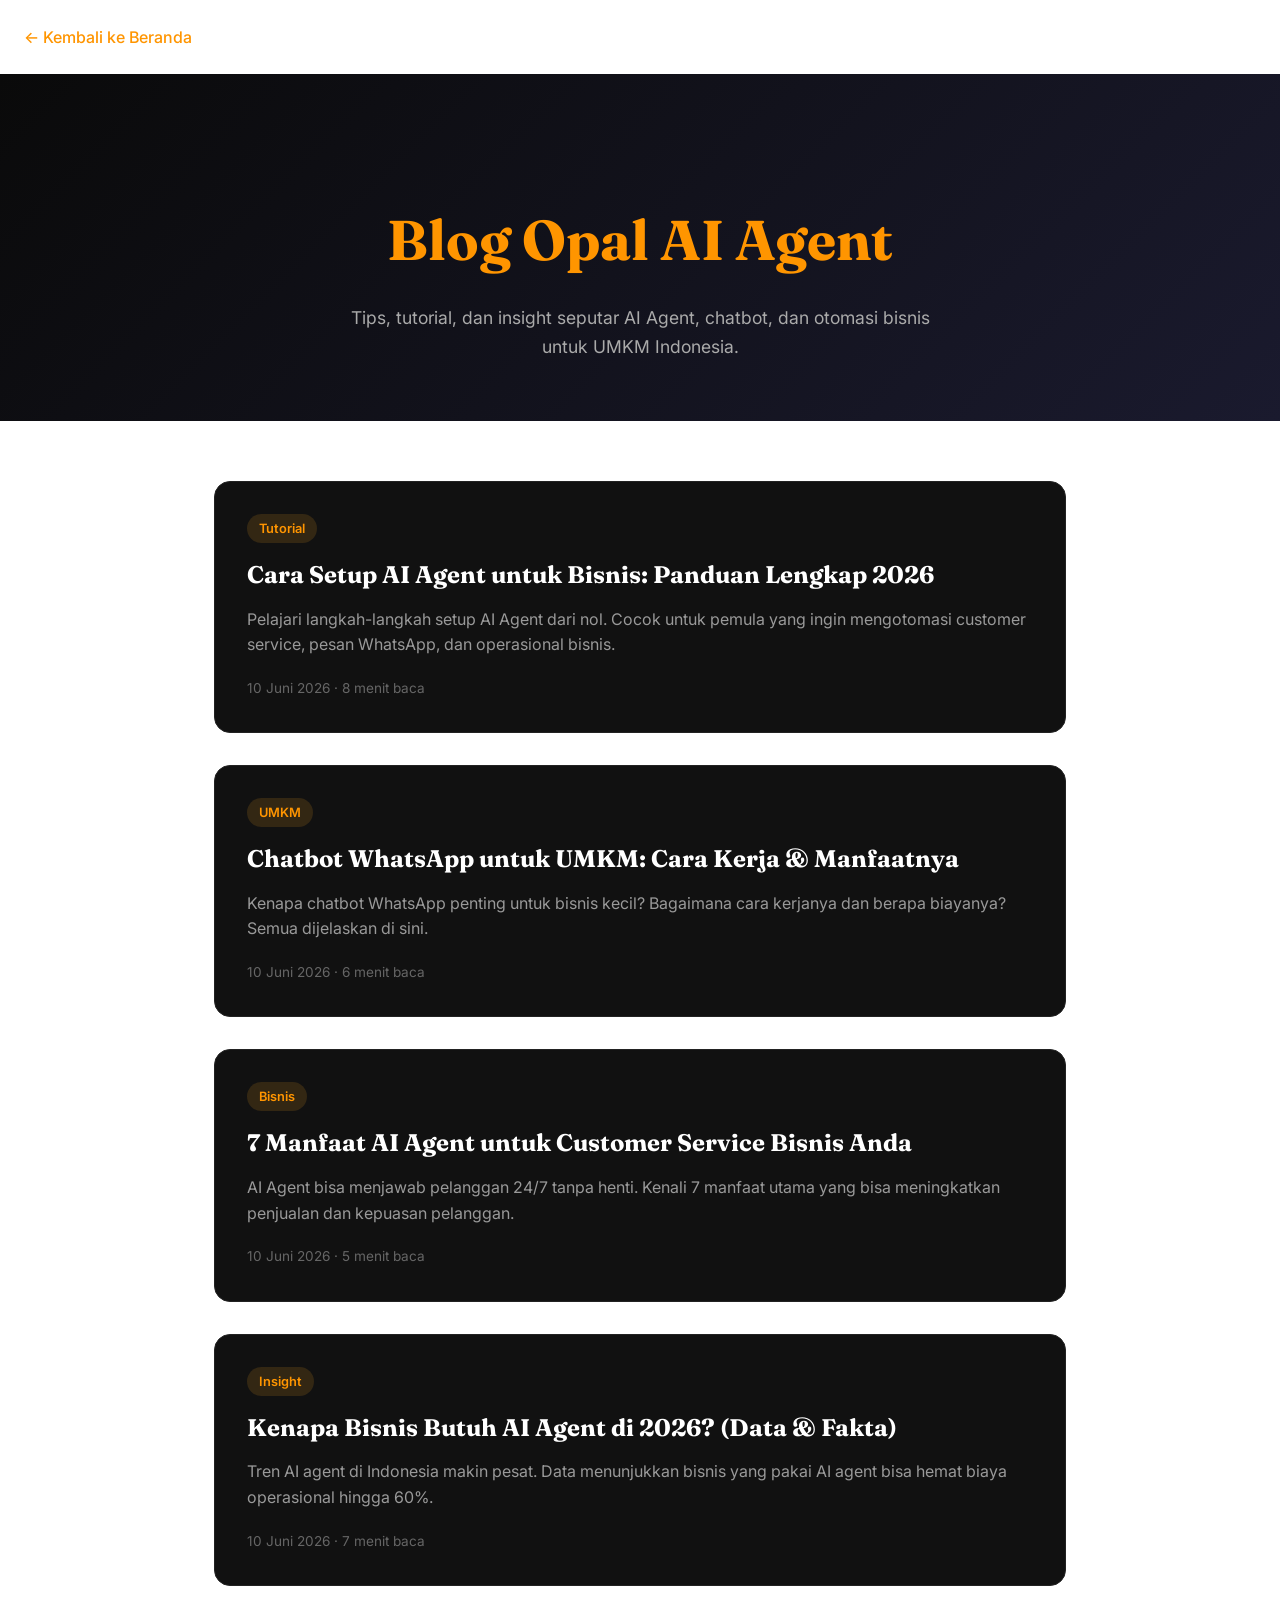
<file: blog/index.html>
<!DOCTYPE html>
<html lang="id">

<head>
    <meta charset="UTF-8">
    <meta name="viewport" content="width=device-width, initial-scale=1.0">
    <meta name="description"
        content="Blog Opal AI Agent — Tips, tutorial, dan insight seputar AI Agent, chatbot WhatsApp, otomasi bisnis, dan teknologi AI untuk UMKM Indonesia.">
    <meta name="keywords"
        content="blog AI agent, tips chatbot, tutorial AI, otomasi bisnis UMKM, chatbot WhatsApp Indonesia, AI customer service">
    <title>Blog — Opal AI Agent | Tips & Tutorial AI untuk Bisnis</title>
    <link rel="canonical" href="https://opalagent.my.id/blog/">
    <meta property="og:type" content="website">
    <meta property="og:url" content="https://opalagent.my.id/blog/">
    <meta property="og:title" content="Blog Opal AI Agent — Tips & Tutorial AI untuk Bisnis">
    <meta property="og:description" content="Tips, tutorial, dan insight seputar AI Agent, chatbot WhatsApp, otomasi bisnis untuk UMKM Indonesia.">
    <meta property="og:image" content="https://opalagent.my.id/logo.png">
    <link rel="preconnect" href="https://fonts.googleapis.com">
    <link rel="preconnect" href="https://fonts.gstatic.com" crossorigin>
    <link href="https://fonts.googleapis.com/css2?family=Inter:wght@300;400;500;600;700;800&family=Fraunces:wght@400;600;700&display=swap"
        rel="stylesheet">
    <link rel="stylesheet" href="../index.css">
    <link rel="icon" type="image/png" href="../logo.png">
    <style>
        .blog-hero {
            padding: 120px 0 60px;
            text-align: center;
            background: linear-gradient(135deg, #0a0a0a 0%, #1a1a2e 100%);
        }

        .blog-hero h1 {
            font-family: 'Fraunces', serif;
            font-size: clamp(2rem, 5vw, 3.5rem);
            color: var(--accent-amber, #f5a623);
            margin-bottom: 16px;
        }

        .blog-hero p {
            color: #aaa;
            font-size: 1.1rem;
            max-width: 600px;
            margin: 0 auto;
        }

        .blog-grid {
            max-width: 900px;
            margin: 0 auto;
            padding: 60px 24px;
            display: grid;
            gap: 32px;
        }

        .blog-card {
            background: #111;
            border: 1px solid #222;
            border-radius: 16px;
            padding: 32px;
            transition: transform 0.2s, border-color 0.2s;
            text-decoration: none;
            display: block;
        }

        .blog-card:hover {
            transform: translateY(-4px);
            border-color: var(--accent-amber, #f5a623);
        }

        .blog-card .tag {
            display: inline-block;
            background: rgba(245, 166, 35, 0.15);
            color: var(--accent-amber, #f5a623);
            font-size: 0.8rem;
            font-weight: 600;
            padding: 4px 12px;
            border-radius: 20px;
            margin-bottom: 12px;
        }

        .blog-card h2 {
            font-family: 'Fraunces', serif;
            font-size: 1.5rem;
            color: #fff;
            margin-bottom: 12px;
        }

        .blog-card p {
            color: #999;
            line-height: 1.6;
            margin-bottom: 16px;
        }

        .blog-card .meta {
            color: #666;
            font-size: 0.85rem;
        }

        .back-link {
            display: inline-block;
            color: var(--accent-amber, #f5a623);
            text-decoration: none;
            padding: 24px;
            font-weight: 500;
        }

        .back-link:hover {
            text-decoration: underline;
        }
    </style>
</head>

<body>
    <a href="../" class="back-link">← Kembali ke Beranda</a>

    <section class="blog-hero">
        <h1>Blog Opal AI Agent</h1>
        <p>Tips, tutorial, dan insight seputar AI Agent, chatbot, dan otomasi bisnis untuk UMKM Indonesia.</p>
    </section>

    <section class="blog-grid">

        <a href="cara-setup-ai-agent-untuk-bisnis.html" class="blog-card">
            <span class="tag">Tutorial</span>
            <h2>Cara Setup AI Agent untuk Bisnis: Panduan Lengkap 2026</h2>
            <p>Pelajari langkah-langkah setup AI Agent dari nol. Cocok untuk pemula yang ingin mengotomasi customer service, pesan WhatsApp, dan operasional bisnis.</p>
            <span class="meta">10 Juni 2026 · 8 menit baca</span>
        </a>

        <a href="chatbot-whatsapp-untuk-umkm.html" class="blog-card">
            <span class="tag">UMKM</span>
            <h2>Chatbot WhatsApp untuk UMKM: Cara Kerja & Manfaatnya</h2>
            <p>Kenapa chatbot WhatsApp penting untuk bisnis kecil? Bagaimana cara kerjanya dan berapa biayanya? Semua dijelaskan di sini.</p>
            <span class="meta">10 Juni 2026 · 6 menit baca</span>
        </a>

        <a href="manfaat-ai-agent-customer-service.html" class="blog-card">
            <span class="tag">Bisnis</span>
            <h2>7 Manfaat AI Agent untuk Customer Service Bisnis Anda</h2>
            <p>AI Agent bisa menjawab pelanggan 24/7 tanpa henti. Kenali 7 manfaat utama yang bisa meningkatkan penjualan dan kepuasan pelanggan.</p>
            <span class="meta">10 Juni 2026 · 5 menit baca</span>
        </a>

        <a href="kenapa-bisnis-butuh-ai-agent-2026.html" class="blog-card">
            <span class="tag">Insight</span>
            <h2>Kenapa Bisnis Butuh AI Agent di 2026? (Data & Fakta)</h2>
            <p>Tren AI agent di Indonesia makin pesat. Data menunjukkan bisnis yang pakai AI agent bisa hemat biaya operasional hingga 60%.</p>
            <span class="meta">10 Juni 2026 · 7 menit baca</span>
        </a>

    </section>
</body>

</html>
</file>
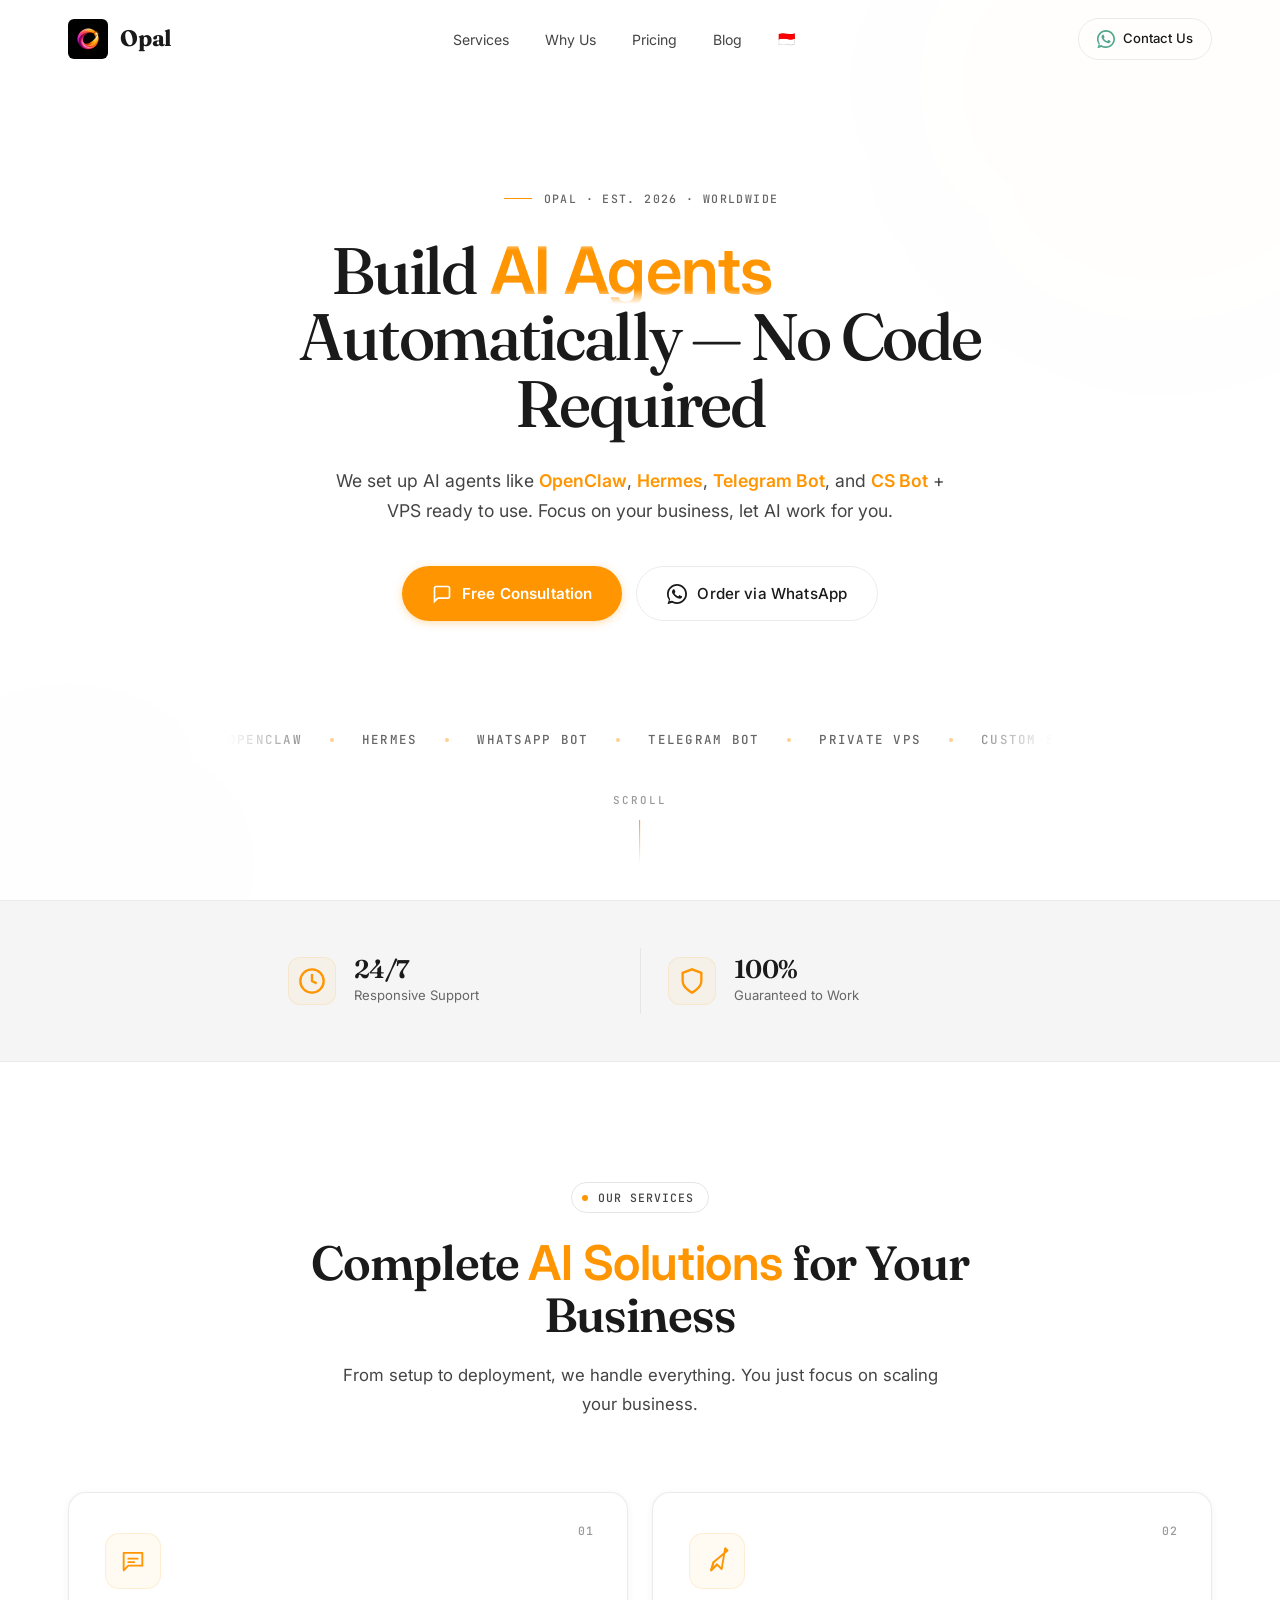
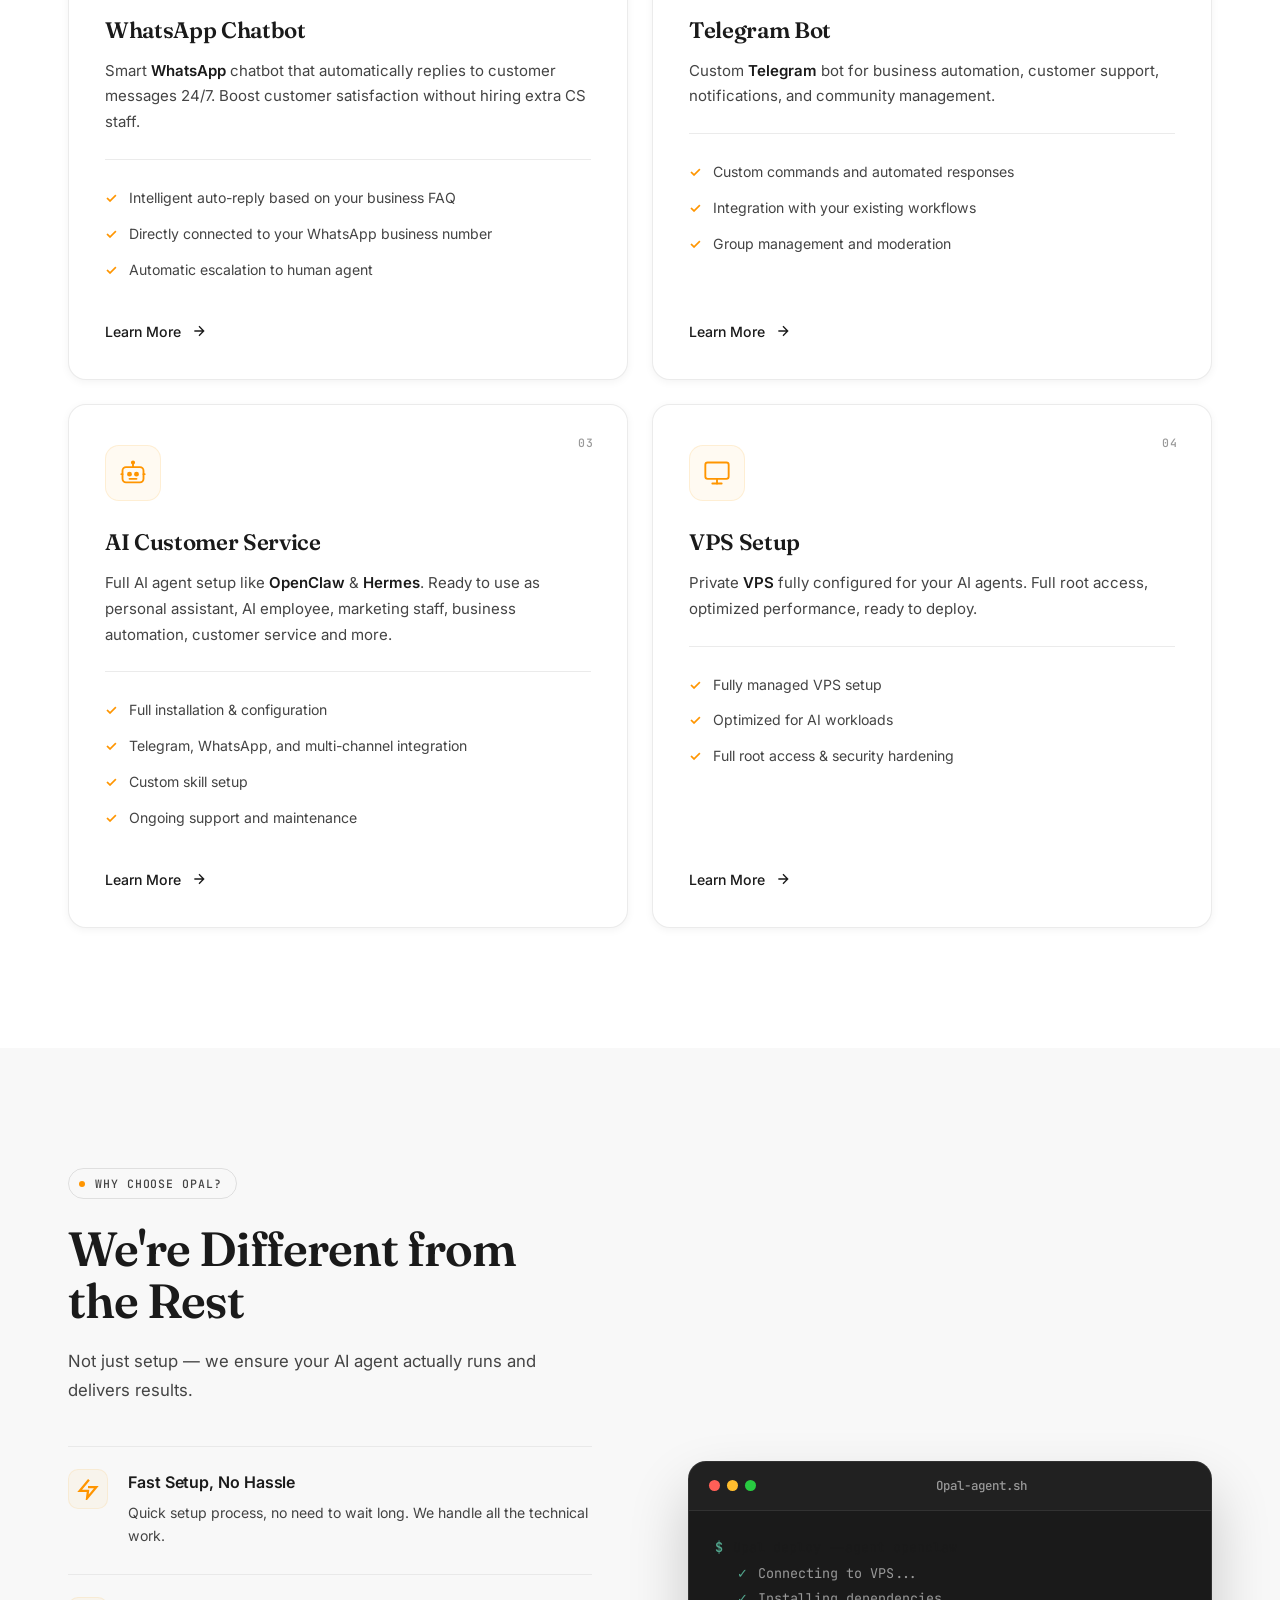
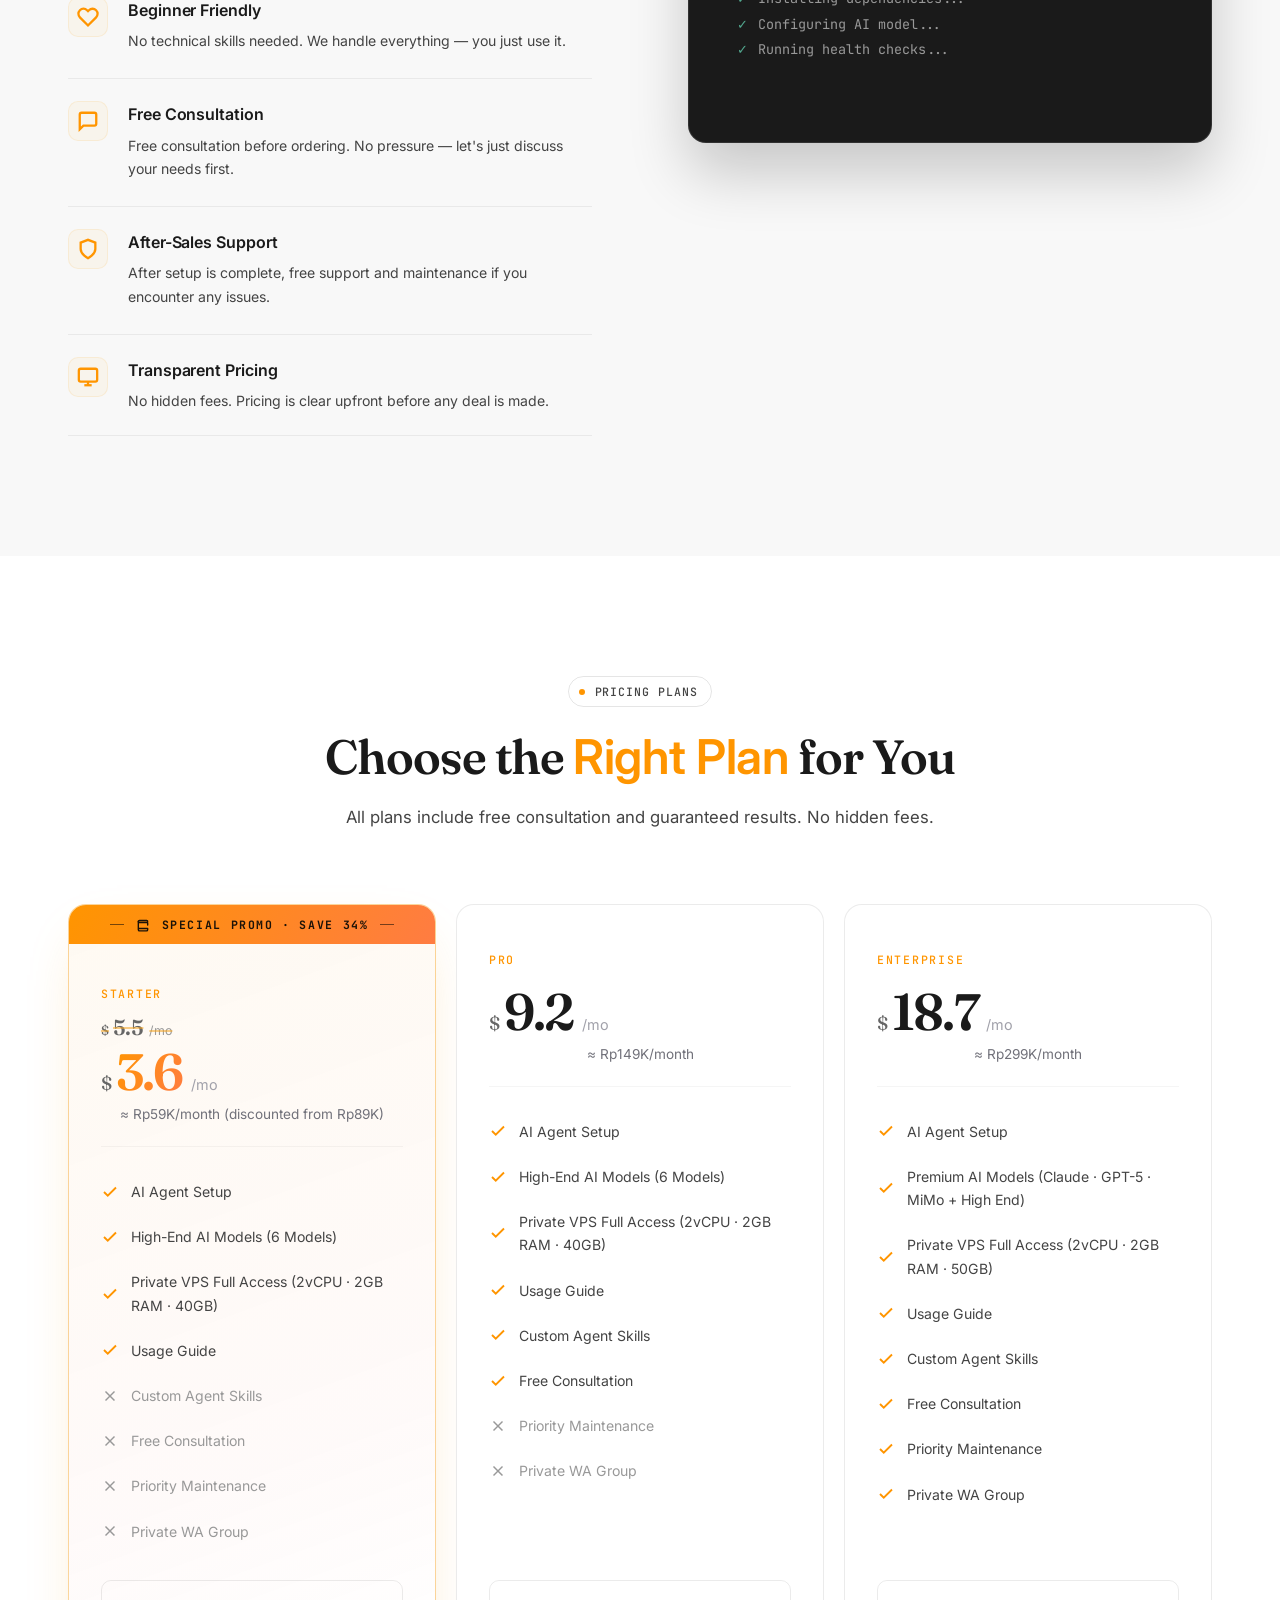
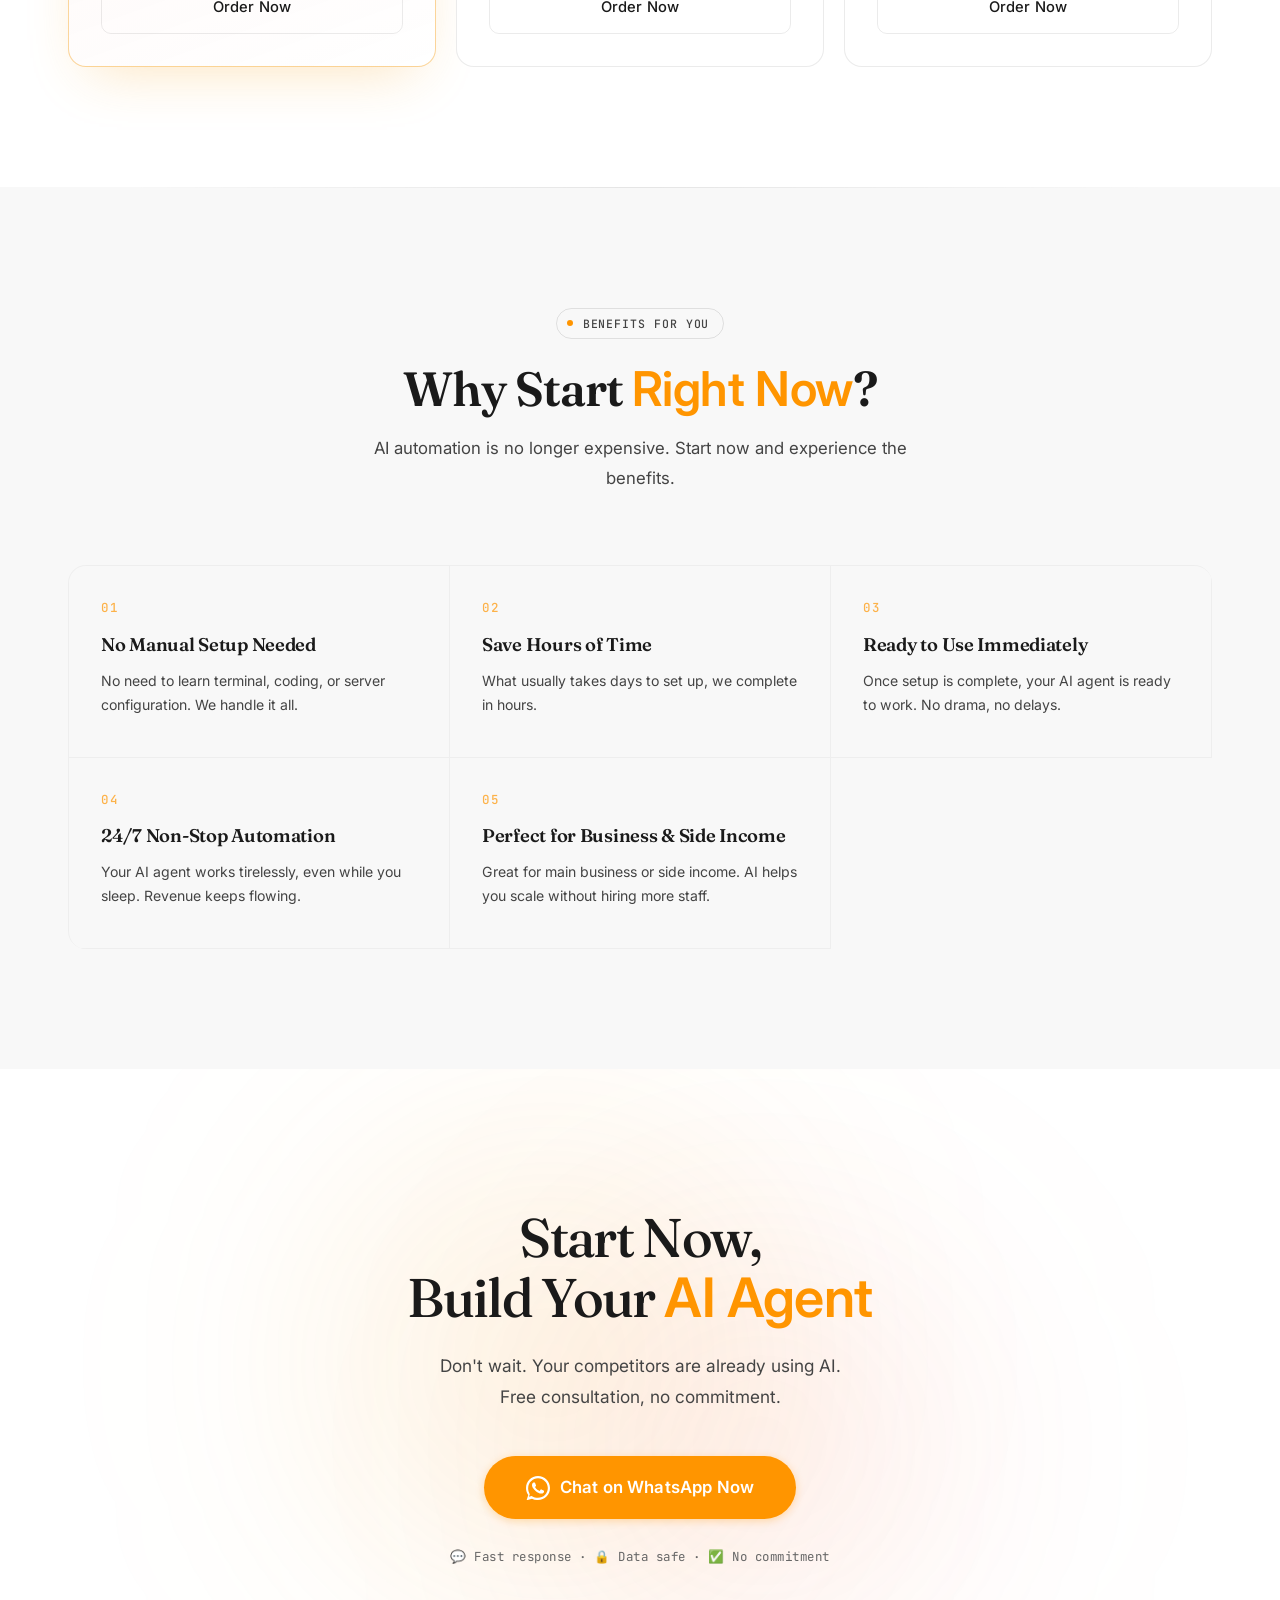
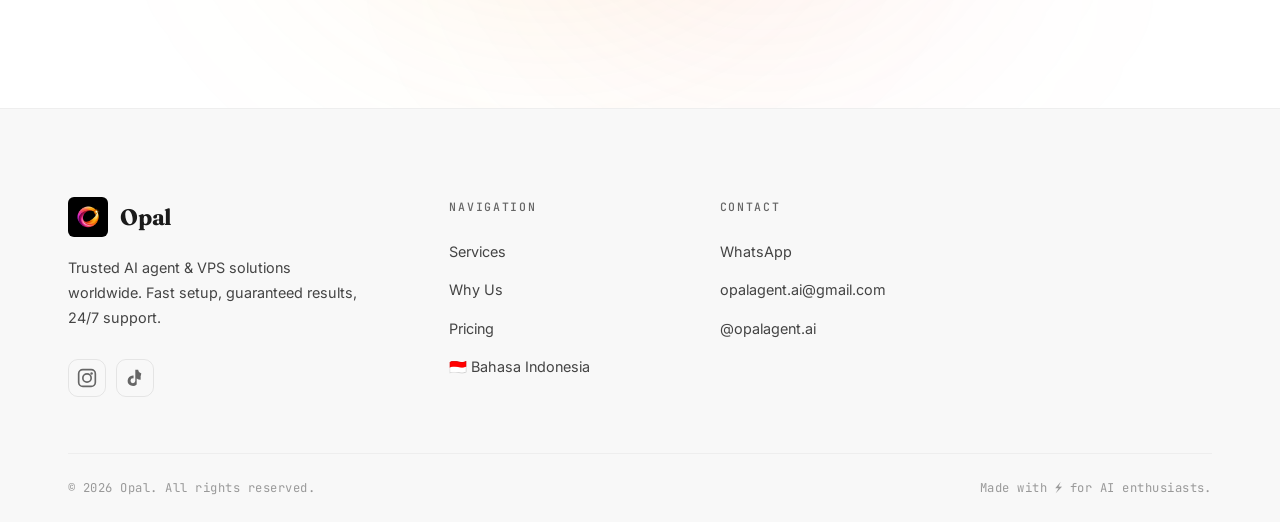
<file: en/index.html>
<!DOCTYPE html>
<html lang="en">

<head>
    <meta charset="UTF-8">
    <meta name="viewport" content="width=device-width, initial-scale=1.0, maximum-scale=1.0, user-scalable=no">
    <meta name="description"
        content="Opal — Build AI agents automatically with no code required. WhatsApp chatbot, Telegram bot, AI customer service & VPS setup. Free consultation, fast delivery, guaranteed results.">
    <meta name="keywords"
        content="AI agent setup, WhatsApp chatbot service, hire AI developer, business automation, AI customer service, Telegram bot setup, VPS setup, no-code AI, chatbot for business, AI virtual assistant, automated customer support, AI agent developer, business AI solutions">
    <title>Opal — Build AI Agents Automatically - No Code Required</title>
    <link rel="canonical" href="https://opalagent.my.id/en/">
    <link rel="alternate" hreflang="id" href="https://opalagent.my.id/">
    <link rel="alternate" hreflang="en" href="https://opalagent.my.id/en/">
    <link rel="alternate" hreflang="x-default" href="https://opalagent.my.id/">

    <!-- Open Graph / WhatsApp / Telegram / Social Media -->
    <meta property="og:type" content="website">
    <meta property="og:url" content="https://opalagent.my.id/en/">
    <meta property="og:title" content="Opal — Build AI Agents Automatically - No Code Required">
    <meta property="og:description" content="AI agent setup service: WhatsApp chatbot, Telegram bot, AI customer service, VPS ready to use. Free consultation, fast delivery, guaranteed results.">
    <meta property="og:image" content="https://opalagent.my.id/logo.png">
    <meta property="og:locale" content="en_US">
    <meta property="og:locale:alternate" content="id_ID">
    <meta property="og:site_name" content="Opal AI Agent">

    <!-- Twitter Card -->
    <meta name="twitter:card" content="summary_large_image">
    <meta name="twitter:title" content="Opal — Build AI Agents Automatically - No Code Required">
    <meta name="twitter:description" content="AI agent setup service: WhatsApp chatbot, Telegram bot, AI customer service, VPS ready to use.">
    <meta name="twitter:image" content="https://opalagent.my.id/logo.png">

    <!-- Structured Data for AI & Google -->
    <script type="application/ld+json">
    {
        "@context": "https://schema.org",
        "@type": "ProfessionalService",
        "name": "Opal AI Agent",
        "description": "AI agent setup service for businesses: WhatsApp chatbot, Telegram bot, AI customer service, virtual assistant. Fast setup, affordable pricing, guaranteed results.",
        "url": "https://opalagent.my.id/en/",
        "logo": "https://opalagent.my.id/logo.png",
        "image": "https://opalagent.my.id/logo.png",
        "telephone": "+628****0605",
        "email": "opalagent.ai@gmail.com",
        "address": {
            "@type": "PostalAddress",
            "addressLocality": "Padang",
            "addressRegion": "West Sumatra",
            "addressCountry": "ID"
        },
        "areaServed": "Worldwide",
        "serviceType": [
            "AI Agent Setup",
            "WhatsApp Chatbot",
            "Telegram Bot",
            "AI Customer Service",
            "VPS Setup",
            "Business Automation",
            "Virtual Assistant"
        ],
        "offers": [
            {
                "@type": "Offer",
                "name": "Starter Plan",
                "price": "3.6",
                "priceCurrency": "USD",
                "description": "AI Agent + VPS + High-End AI Model (6 Models)"
            },
            {
                "@type": "Offer",
                "name": "Pro Plan",
                "price": "9.2",
                "priceCurrency": "USD",
                "description": "Starter + Custom Skill Agent + Free Consultation"
            },
            {
                "@type": "Offer",
                "name": "Enterprise Plan",
                "price": "18.7",
                "priceCurrency": "USD",
                "description": "Pro + Priority Maintenance + Private WA Group + Full Support"
            }
        ],
        "sameAs": [
            "https://www.instagram.com/opalagent.ai"
        ],
        "aggregateRating": {
            "@type": "AggregateRating",
            "ratingValue": "5",
            "bestRating": "5",
            "reviewCount": "10"
        }
    }
    </script>
    <link rel="preconnect" href="https://fonts.googleapis.com">
    <link rel="preconnect" href="https://fonts.gstatic.com" crossorigin>
    <link href="https://fonts.googleapis.com/css2?family=Fraunces:ital,opsz,wght@0,9..144,400;0,9..144,600;0,9..144,700;0,9..144,800;1,9..144,400;1,9..144,600;1,9..144,700&family=Inter:wght@300;400;500;600;700;800;900&family=JetBrains+Mono:wght@400;500;600&display=swap"
        rel="stylesheet">
    <link rel="stylesheet" href="../index.css?v=4">
    <link rel="icon" type="image/png" href="../logo.png">
    <style>
        .lang-toggle {
            display: inline-flex;
            align-items: center;
            gap: 4px;
            font-size: 1.2rem;
            padding: 4px 8px;
            border-radius: 6px;
            transition: background 0.2s;
            text-decoration: none;
            cursor: pointer;
        }
        .lang-toggle:hover {
            background: rgba(245, 166, 35, 0.15);
        }
        .price-idr-equivalent {
            font-size: 0.85rem;
            color: #71717a;
            margin-top: 4px;
            text-align: center;
        }
    </style>
</head>

<body>
    <!-- NAVBAR -->
    <nav class="navbar" id="navbar">
        <div class="container nav-container">
            <a href="/en/" class="nav-logo">
                <img src="../logo.png" alt="Opal Logo" class="logo-image" width="40" height="40">
                <span class="logo-text">Opal</span>
            </a>
            <ul class="nav-links" id="navLinks">
                <li><a href="#services">Services</a></li>
                <li><a href="#advantages">Why Us</a></li>
                <li><a href="#pricing">Pricing</a></li>
                <li><a href="/blog/">Blog</a></li>
                <li>
                    <a href="/" class="lang-toggle" title="Switch to Indonesian">
                        <span class="lang-flag">🇮🇩</span>
                    </a>
                </li>
            </ul>
            <a href="https://wa.me/6285669130605?text=Hello%20Opal,%20I%20would%20like%20to%20consult%20about%20AI%20Agent"
                class="nav-cta" target="_blank" rel="noopener">
                <svg width="18" height="18" viewBox="0 0 24 24" fill="currentColor">
                    <path
                        d="M17.472 14.382c-.297-.149-1.758-.867-2.03-.967-.273-.099-.471-.148-.67.15-.197.297-.767.966-.94 1.164-.173.199-.347.223-.644.075-.297-.15-1.255-.463-2.39-1.475-.883-.788-1.48-1.761-1.653-2.059-.173-.297-.018-.458.13-.606.134-.133.298-.347.446-.52.149-.174.198-.298.298-.497.099-.198.05-.371-.025-.52-.075-.149-.669-1.612-.916-2.207-.242-.579-.487-.5-.669-.51-.173-.008-.371-.01-.57-.01-.198 0-.52.074-.792.372-.272.297-1.04 1.016-1.04 2.479 0 1.462 1.065 2.875 1.213 3.074.149.198 2.096 3.2 5.077 4.487.709.306 1.262.489 1.694.625.712.227 1.36.195 1.871.118.571-.085 1.758-.719 2.006-1.413.248-.694.248-1.289.173-1.413-.074-.124-.272-.198-.57-.347z" />
                    <path
                        d="M12 0C5.373 0 0 5.373 0 12c0 2.625.846 5.059 2.284 7.034L.789 23.492a.5.5 0 00.612.616l4.573-1.46A11.956 11.956 0 0012 24c6.627 0 12-5.373 12-12S18.627 0 12 0zm0 21.818c-2.168 0-4.19-.587-5.932-1.61l-.425-.253-2.712.866.883-2.638-.278-.44A9.777 9.777 0 012.182 12c0-5.423 4.395-9.818 9.818-9.818S21.818 6.577 21.818 12s-4.395 9.818-9.818 9.818z" />
                </svg>
                Contact Us
            </a>
            <button class="nav-toggle" id="navToggle" aria-label="Toggle navigation">
                <span></span>
                <span></span>
                <span></span>
            </button>
        </div>
    </nav>

    <!-- HERO SECTION -->
    <section class="hero" id="hero">
        <div class="hero-bg-effects">
            <div class="hero-glow hero-glow-1"></div>
            <div class="hero-glow hero-glow-2"></div>
            <div class="hero-grid-overlay"></div>
        </div>
        <div class="container hero-container hero-centered">
            <div class="hero-content" data-animate="fade-up">
                <div class="hero-eyebrow" aria-hidden="true">
                    <span class="eyebrow-mark"></span>
                    <span class="eyebrow-text">Opal · est. 2026 · Worldwide</span>
                </div>
                <h1 class="hero-title">
                    Build
                    <span class="word-reel" aria-hidden="true">
                        <span class="word-reel-track">
                            <span class="word-reel-item">AI Agents</span>
                            <span class="word-reel-item">WhatsApp Bots</span>
                            <span class="word-reel-item">Telegram Bots</span>
                            <span class="word-reel-item">AI Employees</span>
                            <span class="word-reel-item">AI Agents</span>
                        </span>
                    </span>
                    <span class="visually-hidden">AI Agents, WhatsApp Bots, Telegram Bots, AI Employees</span>
                    <br>Automatically — No Code Required
                </h1>
                <p class="hero-subtitle">
                    We set up AI agents like <strong>OpenClaw</strong>, <strong>Hermes</strong>, <strong>Telegram
                        Bot</strong>, and <strong>CS Bot</strong> + VPS ready to use. Focus on your business, let AI work for you.
                </p>
                <div class="hero-cta-group">
                    <a href="https://wa.me/6285669130605?text=Hello%20Opal,%20I%20would%20like%20a%20free%20consultation%20about%20AI%20Agent"
                        class="btn btn-primary btn-lg" target="_blank" rel="noopener" id="hero-cta-konsultasi">
                        <svg width="20" height="20" viewBox="0 0 24 24" fill="none" stroke="currentColor"
                            stroke-width="2">
                            <path d="M21 15a2 2 0 0 1-2 2H7l-4 4V5a2 2 0 0 1 2-2h14a2 2 0 0 1 2 2z" />
                        </svg>
                        Free Consultation
                    </a>
                    <a href="https://wa.me/6285669130605?text=Hello%20Opal,%20I%20would%20like%20to%20order%20AI%20Agent"
                        class="btn btn-secondary btn-lg" target="_blank" rel="noopener" id="hero-cta-order">
                        <svg width="20" height="20" viewBox="0 0 24 24" fill="currentColor">
                            <path
                                d="M17.472 14.382c-.297-.149-1.758-.867-2.03-.967-.273-.099-.471-.148-.67.15-.197.297-.767.966-.94 1.164-.173.199-.347.223-.644.075-.297-.15-1.255-.463-2.39-1.475-.883-.788-1.48-1.761-1.653-2.059-.173-.297-.018-.458.13-.606.134-.133.298-.347.446-.52.149-.174.198-.298.298-.497.099-.198.05-.371-.025-.52-.075-.149-.669-1.612-.916-2.207-.242-.579-.487-.5-.669-.51-.173-.008-.371-.01-.57-.01-.198 0-.52.074-.792.372-.272.297-1.04 1.016-1.04 2.479 0 1.462 1.065 2.875 1.213 3.074.149.198 2.096 3.2 5.077 4.487.709.306 1.262.489 1.694.625.712.227 1.36.195 1.871.118.571-.085 1.758-.719 2.006-1.413.248-.694.248-1.289.173-1.413-.074-.124-.272-.198-.57-.347z" />
                            <path
                                d="M12 0C5.373 0 0 5.373 0 12c0 2.625.846 5.059 2.284 7.034L.789 23.492a.5.5 0 00.612.616l4.573-1.46A11.956 11.956 0 0012 24c6.627 0 12-5.373 12-12S18.627 0 12 0zm0 21.818c-2.168 0-4.19-.587-5.932-1.61l-.425-.253-2.712.866.883-2.638-.278-.44A9.777 9.777 0 012.182 12c0-5.423 4.395-9.818 9.818-9.818S21.818 6.577 21.818 12s-4.395 9.818-9.818 9.818z" />
                        </svg>
                        Order via WhatsApp
                    </a>
                </div>
                <div class="hero-marquee" aria-hidden="true">
                    <div class="marquee-track">
                        <span>OpenClaw</span><span class="marquee-dot"></span>
                        <span>Hermes</span><span class="marquee-dot"></span>
                        <span>WhatsApp Bot</span><span class="marquee-dot"></span>
                        <span>Telegram Bot</span><span class="marquee-dot"></span>
                        <span>Private VPS</span><span class="marquee-dot"></span>
                        <span>Custom Skill</span><span class="marquee-dot"></span>
                        <span>OpenClaw</span><span class="marquee-dot"></span>
                        <span>Hermes</span><span class="marquee-dot"></span>
                        <span>WhatsApp Bot</span><span class="marquee-dot"></span>
                        <span>Telegram Bot</span><span class="marquee-dot"></span>
                        <span>Private VPS</span><span class="marquee-dot"></span>
                        <span>Custom Skill</span><span class="marquee-dot"></span>
                    </div>
                </div>
            </div>
        </div>
        <div class="hero-scroll-indicator" aria-hidden="true">
            <span>Scroll</span>
            <div class="scroll-line"></div>
        </div>
    </section>

    <!-- TRUST INDICATORS -->
    <section class="trust-section" id="trust">
        <div class="container">
            <div class="trust-grid" data-animate="fade-up">

                <div class="trust-item">
                    <div class="trust-icon">
                        <svg width="28" height="28" viewBox="0 0 24 24" fill="none" stroke="currentColor"
                            stroke-width="2">
                            <circle cx="12" cy="12" r="10" />
                            <polyline points="12,6 12,12 16,14" />
                        </svg>
                    </div>
                    <div class="trust-content">
                        <span class="trust-number">24/7</span>
                        <span class="trust-label">Responsive Support</span>
                    </div>
                </div>
                <div class="trust-item">
                    <div class="trust-icon">
                        <svg width="28" height="28" viewBox="0 0 24 24" fill="none" stroke="currentColor"
                            stroke-width="2">
                            <path d="M12 22s8-4 8-10V5l-8-3-8 3v7c0 6 8 10 8 10z" />
                        </svg>
                    </div>
                    <div class="trust-content">
                        <span class="trust-number">100%</span>
                        <span class="trust-label">Guaranteed to Work</span>
                    </div>
                </div>

            </div>
        </div>
    </section>

    <!-- OUR SERVICES -->
    <section class="services-section" id="services">
        <div class="container">
            <div class="section-header" data-animate="fade-up">
                <span class="section-badge">Our Services</span>
                <h2 class="section-title">Complete <span class="gradient-text">AI Solutions</span> for Your Business</h2>
                <p class="section-subtitle">From setup to deployment, we handle everything. You just focus on scaling your business.</p>
            </div>
            <div class="services-grid">
                <!-- WhatsApp Chatbot -->
                <div class="service-card" data-animate="fade-up" data-delay="100">
                    <span class="service-index">01</span>
                    <div class="service-icon-wrapper">
                        <div class="service-icon">
                            <svg width="28" height="28" viewBox="0 0 24 24" fill="none" stroke="currentColor"
                                stroke-width="1.6" stroke-linecap="round" stroke-linejoin="round" aria-hidden="true">
                                <path d="M4 5h16v11H8l-4 4V5z" />
                                <path d="M8 10h8M8 13h5" />
                            </svg>
                        </div>
                        <div class="service-icon-bg"></div>
                    </div>
                    <h3 class="service-title">WhatsApp Chatbot</h3>
                    <p class="service-desc">Smart <strong>WhatsApp</strong> chatbot that automatically replies to customer messages 24/7. Boost customer satisfaction without hiring extra CS staff.</p>
                    <ul class="service-features">
                        <li>Intelligent auto-reply based on your business FAQ</li>
                        <li>Directly connected to your WhatsApp business number</li>
                        <li>Automatic escalation to human agent</li>
                    </ul>
                    <a href="https://wa.me/6285669130605?text=Hello%20Opal,%20I%27m%20interested%20in%20WhatsApp%20Chatbot%20setup"
                        class="service-link" target="_blank" rel="noopener">
                        Learn More
                        <svg width="16" height="16" viewBox="0 0 24 24" fill="none" stroke="currentColor"
                            stroke-width="2">
                            <path d="M5 12h14M12 5l7 7-7 7" />
                        </svg>
                    </a>
                </div>

                <!-- Telegram Bot -->
                <div class="service-card" data-animate="fade-up" data-delay="200">
                    <span class="service-index">02</span>
                    <div class="service-icon-wrapper">
                        <div class="service-icon">
                            <svg width="28" height="28" viewBox="0 0 24 24" fill="none" stroke="currentColor"
                                stroke-width="1.6" stroke-linecap="round" stroke-linejoin="round" aria-hidden="true">
                                <path d="M21 3L9 13l-2 7 5-5 4 4 3-18z" />
                                <path d="M9 13l-2 7 5-5" />
                            </svg>
                        </div>
                        <div class="service-icon-bg"></div>
                    </div>
                    <h3 class="service-title">Telegram Bot</h3>
                    <p class="service-desc">Custom <strong>Telegram</strong> bot for business automation, customer support, notifications, and community management.</p>
                    <ul class="service-features">
                        <li>Custom commands and automated responses</li>
                        <li>Integration with your existing workflows</li>
                        <li>Group management and moderation</li>
                    </ul>
                    <a href="https://wa.me/6285669130605?text=Hello%20Opal,%20I%27m%20interested%20in%20Telegram%20Bot%20setup"
                        class="service-link" target="_blank" rel="noopener">
                        Learn More
                        <svg width="16" height="16" viewBox="0 0 24 24" fill="none" stroke="currentColor"
                            stroke-width="2">
                            <path d="M5 12h14M12 5l7 7-7 7" />
                        </svg>
                    </a>
                </div>

                <!-- AI Customer Service -->
                <div class="service-card" data-animate="fade-up" data-delay="300">
                    <span class="service-index">03</span>
                    <div class="service-icon-wrapper">
                        <div class="service-icon">
                            <svg width="28" height="28" viewBox="0 0 24 24" fill="none" stroke="currentColor"
                                stroke-width="1.6" stroke-linecap="round" stroke-linejoin="round" aria-hidden="true">
                                <rect x="3" y="7" width="18" height="13" rx="3" />
                                <path d="M12 3v4" />
                                <circle cx="12" cy="3" r="1" fill="currentColor" />
                                <circle cx="9" cy="13" r="1.3" fill="currentColor" />
                                <circle cx="15" cy="13" r="1.3" fill="currentColor" />
                                <path d="M9 17h6" />
                                <path d="M2 13h1M21 13h1" />
                            </svg>
                        </div>
                        <div class="service-icon-bg"></div>
                    </div>
                    <h3 class="service-title">AI Customer Service</h3>
                    <p class="service-desc">Full AI agent setup like <strong>OpenClaw</strong> & <strong>Hermes</strong>. Ready to use as personal assistant, AI employee, marketing staff, business automation, customer service and more.</p>
                    <ul class="service-features">
                        <li>Full installation & configuration</li>
                        <li>Telegram, WhatsApp, and multi-channel integration</li>
                        <li>Custom skill setup</li>
                        <li>Ongoing support and maintenance</li>
                    </ul>
                    <a href="https://wa.me/6285669130605?text=Hello%20Opal,%20I%27m%20interested%20in%20AI%20Customer%20Service%20setup"
                        class="service-link" target="_blank" rel="noopener">
                        Learn More
                        <svg width="16" height="16" viewBox="0 0 24 24" fill="none" stroke="currentColor"
                            stroke-width="2">
                            <path d="M5 12h14M12 5l7 7-7 7" />
                        </svg>
                    </a>
                </div>

                <!-- VPS Setup -->
                <div class="service-card" data-animate="fade-up" data-delay="400">
                    <span class="service-index">04</span>
                    <div class="service-icon-wrapper">
                        <div class="service-icon">
                            <svg width="28" height="28" viewBox="0 0 24 24" fill="none" stroke="currentColor"
                                stroke-width="1.6" stroke-linecap="round" stroke-linejoin="round" aria-hidden="true">
                                <rect x="2" y="3" width="20" height="14" rx="2" />
                                <line x1="8" y1="21" x2="16" y2="21" />
                                <line x1="12" y1="17" x2="12" y2="21" />
                            </svg>
                        </div>
                        <div class="service-icon-bg"></div>
                    </div>
                    <h3 class="service-title">VPS Setup</h3>
                    <p class="service-desc">Private <strong>VPS</strong> fully configured for your AI agents. Full root access, optimized performance, ready to deploy.</p>
                    <ul class="service-features">
                        <li>Fully managed VPS setup</li>
                        <li>Optimized for AI workloads</li>
                        <li>Full root access & security hardening</li>
                    </ul>
                    <a href="https://wa.me/6285669130605?text=Hello%20Opal,%20I%27m%20interested%20in%20VPS%20setup"
                        class="service-link" target="_blank" rel="noopener">
                        Learn More
                        <svg width="16" height="16" viewBox="0 0 24 24" fill="none" stroke="currentColor"
                            stroke-width="2">
                            <path d="M5 12h14M12 5l7 7-7 7" />
                        </svg>
                    </a>
                </div>
            </div>
        </div>
    </section>

    <!-- WHY CHOOSE US -->
    <section class="advantages-section" id="advantages">
        <div class="container">
            <div class="advantages-layout">
                <div class="advantages-content" data-animate="fade-right">
                    <span class="section-badge">Why Choose Opal?</span>
                    <h2 class="section-title">We're Different from the Rest</h2>
                    <p class="section-subtitle">Not just setup — we ensure your AI agent actually runs and delivers results.</p>
                    <div class="advantages-list">
                        <div class="advantage-item">
                            <div class="advantage-icon">
                                <svg width="22" height="22" viewBox="0 0 24 24" fill="none" stroke="currentColor"
                                    stroke-width="2.5">
                                    <polyline points="13,2 3,14 12,14 11,22 21,10 12,10" />
                                </svg>
                            </div>
                            <div class="advantage-info">
                                <h4>Fast Setup, No Hassle</h4>
                                <p>Quick setup process, no need to wait long. We handle all the technical work.</p>
                            </div>
                        </div>
                        <div class="advantage-item">
                            <div class="advantage-icon">
                                <svg width="22" height="22" viewBox="0 0 24 24" fill="none" stroke="currentColor"
                                    stroke-width="2.5">
                                    <path
                                        d="M20.84 4.61a5.5 5.5 0 0 0-7.78 0L12 5.67l-1.06-1.06a5.5 5.5 0 0 0-7.78 7.78l1.06 1.06L12 21.23l7.78-7.78 1.06-1.06a5.5 5.5 0 0 0 0-7.78z" />
                                </svg>
                            </div>
                            <div class="advantage-info">
                                <h4>Beginner Friendly</h4>
                                <p>No technical skills needed. We handle everything — you just use it.</p>
                            </div>
                        </div>
                        <div class="advantage-item">
                            <div class="advantage-icon">
                                <svg width="22" height="22" viewBox="0 0 24 24" fill="none" stroke="currentColor"
                                    stroke-width="2.5">
                                    <path d="M21 15a2 2 0 0 1-2 2H7l-4 4V5a2 2 0 0 1 2-2h14a2 2 0 0 1 2 2z" />
                                </svg>
                            </div>
                            <div class="advantage-info">
                                <h4>Free Consultation</h4>
                                <p>Free consultation before ordering. No pressure — let's just discuss your needs first.</p>
                            </div>
                        </div>
                        <div class="advantage-item">
                            <div class="advantage-icon">
                                <svg width="22" height="22" viewBox="0 0 24 24" fill="none" stroke="currentColor"
                                    stroke-width="2.5">
                                    <path d="M12 22s8-4 8-10V5l-8-3-8 3v7c0 6 8 10 8 10z" />
                                </svg>
                            </div>
                            <div class="advantage-info">
                                <h4>After-Sales Support</h4>
                                <p>After setup is complete, free support and maintenance if you encounter any issues.</p>
                            </div>
                        </div>
                        <div class="advantage-item">
                            <div class="advantage-icon">
                                <svg width="22" height="22" viewBox="0 0 24 24" fill="none" stroke="currentColor"
                                    stroke-width="2.5">
                                    <rect x="2" y="3" width="20" height="14" rx="2" />
                                    <line x1="8" y1="21" x2="16" y2="21" />
                                    <line x1="12" y1="17" x2="12" y2="21" />
                                </svg>
                            </div>
                            <div class="advantage-info">
                                <h4>Transparent Pricing</h4>
                                <p>No hidden fees. Pricing is clear upfront before any deal is made.</p>
                            </div>
                        </div>
                    </div>
                </div>
                <div class="advantages-visual" data-animate="fade-left">
                    <div class="adv-visual-card">
                        <div class="adv-terminal">
                            <div class="terminal-header">
                                <div class="terminal-dots">
                                    <span></span><span></span><span></span>
                                </div>
                                <span class="terminal-title">Opal-agent.sh</span>
                            </div>
                            <div class="terminal-body">
                                <div class="terminal-line">
                                    <span class="t-prompt">$</span>
                                    <span class="t-command">Opal deploy --agent openclaw</span>
                                </div>
                                <div class="terminal-line t-output">
                                    <span class="t-success">✓</span> Connecting to VPS...
                                </div>
                                <div class="terminal-line t-output">
                                    <span class="t-success">✓</span> Installing dependencies...
                                </div>
                                <div class="terminal-line t-output">
                                    <span class="t-success">✓</span> Configuring AI model...
                                </div>
                                <div class="terminal-line t-output">
                                    <span class="t-success">✓</span> Running health checks...
                                </div>
                                <div class="terminal-line t-output highlight">
                                    <span class="t-success">🚀</span> Agent deployed successfully!
                                </div>
                                <div class="terminal-line">
                                    <span class="t-prompt">$</span>
                                    <span class="t-cursor">|</span>
                                </div>
                            </div>
                        </div>
                    </div>
                </div>
            </div>
        </div>
    </section>

    <!-- PRICING -->
    <section class="pricing-section" id="pricing">
        <div class="container">
            <div class="section-header" data-animate="fade-up">
                <span class="section-badge">Pricing Plans</span>
                <h2 class="section-title">Choose the <span class="gradient-text">Right Plan</span> for You</h2>
                <p class="section-subtitle">All plans include free consultation and guaranteed results. No hidden fees.</p>
            </div>
            <div class="pricing-grid">
                <!-- Basic -->
                <div class="pricing-card has-discount" data-animate="fade-up" data-delay="100">
                    <div class="discount-banner">
                        <span class="discount-banner-dash"></span>
                        <svg width="14" height="14" viewBox="0 0 24 24" fill="none" stroke="currentColor" stroke-width="2.4" stroke-linecap="round" stroke-linejoin="round" aria-hidden="true">
                            <path d="M20 12V8H6a2 2 0 1 1 0-4h12.5a1.5 1.5 0 1 1 0 3H6" />
                            <path d="M4 18h16M4 6v14a2 2 0 0 0 2 2h12a2 2 0 0 0 2-2v-2" />
                        </svg>
                        Special Promo · Save 34%
                        <span class="discount-banner-dash"></span>
                    </div>
                    <div class="pricing-header">
                        <div class="pricing-tier-row">
                            <span class="pricing-tier">Starter</span>
                        </div>
                        <div class="price-original-line">
                            <span class="price-original-currency">$</span>
                            <span class="price-original">5.5</span>
                            <span class="price-original-period">/mo</span>
                        </div>
                        <div class="pricing-price">
                            <span class="price-currency">$</span>
                            <span class="price-amount">3.6</span><span class="price-period"
                                style="font-size: 0.9rem; font-weight: normal; color: #a1a1aa; margin-left: 4px;">/mo</span>
                        </div>
                        <p class="price-idr-equivalent">≈ Rp59K/month (discounted from Rp89K)</p>
                    </div>
                    <div class="pricing-body">
                        <ul class="pricing-features">
                            <li>
                                <svg width="18" height="18" viewBox="0 0 24 24" fill="none" stroke="currentColor"
                                    stroke-width="2.5">
                                    <polyline points="20,6 9,17 4,12" />
                                </svg>
                                AI Agent Setup
                            </li>
                            <li>
                                <svg width="18" height="18" viewBox="0 0 24 24" fill="none" stroke="currentColor"
                                    stroke-width="2.5">
                                    <polyline points="20,6 9,17 4,12" />
                                </svg>
                                High-End AI Models (6 Models)
                            </li>
                            <li>
                                <svg width="18" height="18" viewBox="0 0 24 24" fill="none" stroke="currentColor"
                                    stroke-width="2.5">
                                    <polyline points="20,6 9,17 4,12" />
                                </svg>
                                Private VPS Full Access (2vCPU · 2GB RAM · 40GB)
                            </li>
                            <li>
                                <svg width="18" height="18" viewBox="0 0 24 24" fill="none" stroke="currentColor"
                                    stroke-width="2.5">
                                    <polyline points="20,6 9,17 4,12" />
                                </svg>
                                Usage Guide
                            </li>
                            <li class="disabled">
                                <svg width="18" height="18" viewBox="0 0 24 24" fill="none" stroke="currentColor"
                                    stroke-width="2">
                                    <line x1="18" y1="6" x2="6" y2="18" />
                                    <line x1="6" y1="6" x2="18" y2="18" />
                                </svg>
                                Custom Agent Skills
                            </li>
                            <li class="disabled">
                                <svg width="18" height="18" viewBox="0 0 24 24" fill="none" stroke="currentColor"
                                    stroke-width="2">
                                    <line x1="18" y1="6" x2="6" y2="18" />
                                    <line x1="6" y1="6" x2="18" y2="18" />
                                </svg>
                                Free Consultation
                            </li>
                            <li class="disabled">
                                <svg width="18" height="18" viewBox="0 0 24 24" fill="none" stroke="currentColor"
                                    stroke-width="2">
                                    <line x1="18" y1="6" x2="6" y2="18" />
                                    <line x1="6" y1="6" x2="18" y2="18" />
                                </svg>
                                Priority Maintenance
                            </li>
                            <li class="disabled">
                                <svg width="18" height="18" viewBox="0 0 24 24" fill="none" stroke="currentColor"
                                    stroke-width="2">
                                    <line x1="18" y1="6" x2="6" y2="18" />
                                    <line x1="6" y1="6" x2="18" y2="18" />
                                </svg>
                                Private WA Group
                            </li>
                        </ul>
                    </div>
                    <div class="pricing-footer">
                        <a href="https://wa.me/6285669130605?text=Hello%20Opal,%20I%20would%20like%20to%20order%20the%20Starter%20Plan"
                            class="btn btn-outline btn-full" target="_blank" rel="noopener">
                            Order Now
                        </a>
                    </div>
                </div>

                <!-- Pro -->
                <div class="pricing-card" data-animate="fade-up" data-delay="150">
                    <div class="pricing-header">
                        <span class="pricing-tier">Pro</span>
                        <div class="pricing-price">
                            <span class="price-currency">$</span>
                            <span class="price-amount">9.2</span><span class="price-period"
                                style="font-size: 0.9rem; font-weight: normal; color: #a1a1aa; margin-left: 4px;">/mo</span>
                        </div>
                        <p class="price-idr-equivalent">≈ Rp149K/month</p>
                    </div>
                    <div class="pricing-body">
                        <ul class="pricing-features">
                            <li>
                                <svg width="18" height="18" viewBox="0 0 24 24" fill="none" stroke="currentColor"
                                    stroke-width="2.5">
                                    <polyline points="20,6 9,17 4,12" />
                                </svg>
                                AI Agent Setup
                            </li>
                            <li>
                                <svg width="18" height="18" viewBox="0 0 24 24" fill="none" stroke="currentColor"
                                    stroke-width="2.5">
                                    <polyline points="20,6 9,17 4,12" />
                                </svg>
                                High-End AI Models (6 Models)
                            </li>
                            <li>
                                <svg width="18" height="18" viewBox="0 0 24 24" fill="none" stroke="currentColor"
                                    stroke-width="2.5">
                                    <polyline points="20,6 9,17 4,12" />
                                </svg>
                                Private VPS Full Access (2vCPU · 2GB RAM · 40GB)
                            </li>
                            <li>
                                <svg width="18" height="18" viewBox="0 0 24 24" fill="none" stroke="currentColor"
                                    stroke-width="2.5">
                                    <polyline points="20,6 9,17 4,12" />
                                </svg>
                                Usage Guide
                            </li>
                            <li>
                                <svg width="18" height="18" viewBox="0 0 24 24" fill="none" stroke="currentColor"
                                    stroke-width="2.5">
                                    <polyline points="20,6 9,17 4,12" />
                                </svg>
                                Custom Agent Skills
                            </li>
                            <li>
                                <svg width="18" height="18" viewBox="0 0 24 24" fill="none" stroke="currentColor"
                                    stroke-width="2.5">
                                    <polyline points="20,6 9,17 4,12" />
                                </svg>
                                Free Consultation
                            </li>
                            <li class="disabled">
                                <svg width="18" height="18" viewBox="0 0 24 24" fill="none" stroke="currentColor"
                                    stroke-width="2">
                                    <line x1="18" y1="6" x2="6" y2="18" />
                                    <line x1="6" y1="6" x2="18" y2="18" />
                                </svg>
                                Priority Maintenance
                            </li>
                            <li class="disabled">
                                <svg width="18" height="18" viewBox="0 0 24 24" fill="none" stroke="currentColor"
                                    stroke-width="2">
                                    <line x1="18" y1="6" x2="6" y2="18" />
                                    <line x1="6" y1="6" x2="18" y2="18" />
                                </svg>
                                Private WA Group
                            </li>
                        </ul>
                    </div>
                    <div class="pricing-footer">
                        <a href="https://wa.me/6285669130605?text=Hello%20Opal,%20I%20would%20like%20to%20order%20the%20Pro%20Plan"
                            class="btn btn-outline btn-full" target="_blank" rel="noopener">
                            Order Now
                        </a>
                    </div>
                </div>

                <!-- Ultra -->
                <div class="pricing-card" data-animate="fade-up" data-delay="200">
                    <div class="pricing-header">
                        <span class="pricing-tier">Enterprise</span>
                        <div class="pricing-price">
                            <span class="price-currency">$</span>
                            <span class="price-amount">18.7</span><span class="price-period"
                                style="font-size: 0.9rem; font-weight: normal; color: #a1a1aa; margin-left: 4px;">/mo</span>
                        </div>
                        <p class="price-idr-equivalent">≈ Rp299K/month</p>
                    </div>
                    <div class="pricing-body">
                        <ul class="pricing-features">
                            <li>
                                <svg width="18" height="18" viewBox="0 0 24 24" fill="none" stroke="currentColor"
                                    stroke-width="2.5">
                                    <polyline points="20,6 9,17 4,12" />
                                </svg>
                                AI Agent Setup
                            </li>
                            <li>
                                <svg width="18" height="18" viewBox="0 0 24 24" fill="none" stroke="currentColor"
                                    stroke-width="2.5">
                                    <polyline points="20,6 9,17 4,12" />
                                </svg>
                                Premium AI Models (Claude · GPT-5 · MiMo + High End)
                            </li>
                            <li>
                                <svg width="18" height="18" viewBox="0 0 24 24" fill="none" stroke="currentColor"
                                    stroke-width="2.5">
                                    <polyline points="20,6 9,17 4,12" />
                                </svg>
                                Private VPS Full Access (2vCPU · 2GB RAM · 50GB)
                            </li>
                            <li>
                                <svg width="18" height="18" viewBox="0 0 24 24" fill="none" stroke="currentColor"
                                    stroke-width="2.5">
                                    <polyline points="20,6 9,17 4,12" />
                                </svg>
                                Usage Guide
                            </li>
                            <li>
                                <svg width="18" height="18" viewBox="0 0 24 24" fill="none" stroke="currentColor"
                                    stroke-width="2.5">
                                    <polyline points="20,6 9,17 4,12" />
                                </svg>
                                Custom Agent Skills
                            </li>
                            <li>
                                <svg width="18" height="18" viewBox="0 0 24 24" fill="none" stroke="currentColor"
                                    stroke-width="2.5">
                                    <polyline points="20,6 9,17 4,12" />
                                </svg>
                                Free Consultation
                            </li>
                            <li>
                                <svg width="18" height="18" viewBox="0 0 24 24" fill="none" stroke="currentColor"
                                    stroke-width="2.5">
                                    <polyline points="20,6 9,17 4,12" />
                                </svg>
                                Priority Maintenance
                            </li>
                            <li>
                                <svg width="18" height="18" viewBox="0 0 24 24" fill="none" stroke="currentColor"
                                    stroke-width="2.5">
                                    <polyline points="20,6 9,17 4,12" />
                                </svg>
                                Private WA Group
                            </li>
                        </ul>
                    </div>
                    <div class="pricing-footer">
                        <a href="https://wa.me/6285669130605?text=Hello%20Opal,%20I%20would%20like%20to%20order%20the%20Enterprise%20Plan"
                            class="btn btn-outline btn-full" target="_blank" rel="noopener">
                            Order Now
                        </a>
                    </div>
                </div>
            </div>
        </div>
    </section>

    <!-- BENEFITS -->
    <section class="benefits-section" id="benefit">
        <div class="container">
            <div class="section-header" data-animate="fade-up">
                <span class="section-badge">Benefits for You</span>
                <h2 class="section-title">Why Start <span class="gradient-text">Right Now</span>?</h2>
                <p class="section-subtitle">AI automation is no longer expensive. Start now and experience the benefits.</p>
            </div>
            <div class="benefits-grid">
                <div class="benefit-card" data-animate="fade-up" data-delay="100">
                    <div class="benefit-number">01</div>
                    <h4>No Manual Setup Needed</h4>
                    <p>No need to learn terminal, coding, or server configuration. We handle it all.</p>
                </div>
                <div class="benefit-card" data-animate="fade-up" data-delay="150">
                    <div class="benefit-number">02</div>
                    <h4>Save Hours of Time</h4>
                    <p>What usually takes days to set up, we complete in hours.</p>
                </div>
                <div class="benefit-card" data-animate="fade-up" data-delay="200">
                    <div class="benefit-number">03</div>
                    <h4>Ready to Use Immediately</h4>
                    <p>Once setup is complete, your AI agent is ready to work. No drama, no delays.</p>
                </div>
                <div class="benefit-card" data-animate="fade-up" data-delay="250">
                    <div class="benefit-number">04</div>
                    <h4>24/7 Non-Stop Automation</h4>
                    <p>Your AI agent works tirelessly, even while you sleep. Revenue keeps flowing.</p>
                </div>
                <div class="benefit-card" data-animate="fade-up" data-delay="300">
                    <div class="benefit-number">05</div>
                    <h4>Perfect for Business & Side Income</h4>
                    <p>Great for main business or side income. AI helps you scale without hiring more staff.</p>
                </div>
            </div>
        </div>
    </section>

    <!-- FINAL CTA -->
    <section class="cta-section" id="cta-final">
        <div class="cta-bg-effects">
            <div class="cta-glow cta-glow-1"></div>
            <div class="cta-glow cta-glow-2"></div>
        </div>
        <div class="container">
            <div class="cta-content" data-animate="fade-up">
                <h2 class="cta-title">Start Now,<br>Build Your <span class="gradient-text">AI Agent</span></h2>
                <p class="cta-subtitle">Don't wait. Your competitors are already using AI.<br>Free consultation, no commitment.</p>
                <a href="https://wa.me/6285669130605?text=Hello%20Opal,%20I%20would%20like%20to%20start%20setting%20up%20AI%20Agent"
                    class="btn btn-primary btn-xl" target="_blank" rel="noopener" id="cta-final-btn">
                    <svg width="24" height="24" viewBox="0 0 24 24" fill="currentColor">
                        <path
                            d="M17.472 14.382c-.297-.149-1.758-.867-2.03-.967-.273-.099-.471-.148-.67.15-.197.297-.767.966-.94 1.164-.173.199-.347.223-.644.075-.297-.15-1.255-.463-2.39-1.475-.883-.788-1.48-1.761-1.653-2.059-.173-.297-.018-.458.13-.606.134-.133.298-.347.446-.52.149-.174.198-.298.298-.497.099-.198.05-.371-.025-.52-.075-.149-.669-1.612-.916-2.207-.242-.579-.487-.5-.669-.51-.173-.008-.371-.01-.57-.01-.198 0-.52.074-.792.372-.272.297-1.04 1.016-1.04 2.479 0 1.462 1.065 2.875 1.213 3.074.149.198 2.096 3.2 5.077 4.487.709.306 1.262.489 1.694.625.712.227 1.36.195 1.871.118.571-.085 1.758-.719 2.006-1.413.248-.694.248-1.289.173-1.413-.074-.124-.272-.198-.57-.347z" />
                        <path
                            d="M12 0C5.373 0 0 5.373 0 12c0 2.625.846 5.059 2.284 7.034L.789 23.492a.5.5 0 00.612.616l4.573-1.46A11.956 11.956 0 0012 24c6.627 0 12-5.373 12-12S18.627 0 12 0zm0 21.818c-2.168 0-4.19-.587-5.932-1.61l-.425-.253-2.712.866.883-2.638-.278-.44A9.777 9.777 0 012.182 12c0-5.423 4.395-9.818 9.818-9.818S21.818 6.577 21.818 12s-4.395 9.818-9.818 9.818z" />
                    </svg>
                    Chat on WhatsApp Now
                </a>
                <p class="cta-note">💬 Fast response · 🔒 Data safe · ✅ No commitment</p>
            </div>
        </div>
    </section>

    <!-- FOOTER -->
    <footer class="footer" id="footer">
        <div class="container">
            <div class="footer-grid">
                <div class="footer-brand">
                    <a href="/en/" class="nav-logo footer-logo">
                        <img src="../logo.png" alt="Opal Logo" class="logo-image" width="40" height="40">
                        <span class="logo-text">Opal</span>
                    </a>
                    <p class="footer-desc">Trusted AI agent & VPS solutions worldwide. Fast setup, guaranteed results, 24/7 support.</p>
                    <div class="footer-socials">
                        <a href="https://www.instagram.com/opalagent.ai/" class="social-link" aria-label="Instagram"
                            target="_blank" rel="noopener">
                            <svg width="20" height="20" viewBox="0 0 24 24" fill="none" stroke="currentColor"
                                stroke-width="2">
                                <rect x="2" y="2" width="20" height="20" rx="5" />
                                <circle cx="12" cy="12" r="5" />
                                <circle cx="17.5" cy="6.5" r="1.5" fill="currentColor" stroke="none" />
                            </svg>
                        </a>
                        <a href="https://www.tiktok.com/@opalagent.ai" class="social-link" aria-label="TikTok" target="_blank" rel="noopener">
                            <svg width="20" height="20" viewBox="0 0 24 24" fill="currentColor">
                                <path
                                    d="M19.59 6.69a4.83 4.83 0 01-3.77-4.25V2h-3.45v13.67a2.89 2.89 0 01-2.88 2.5 2.89 2.89 0 01-2.89-2.89 2.89 2.89 0 012.89-2.89c.28 0 .54.04.79.1v-3.5a6.37 6.37 0 00-.79-.05A6.34 6.34 0 003.15 15.2a6.34 6.34 0 0010.86 4.48v-7.13a8.16 8.16 0 004.77 1.53v-3.44a4.85 4.85 0 01-.19-.04v.09z" />
                            </svg>
                        </a>
                    </div>
                </div>
                <div class="footer-links-group">
                    <h4>Navigation</h4>
                    <ul>
                        <li><a href="#services">Services</a></li>
                        <li><a href="#advantages">Why Us</a></li>
                        <li><a href="#pricing">Pricing</a></li>
                        <li><a href="/">🇮🇩 Bahasa Indonesia</a></li>
                    </ul>
                </div>

                <div class="footer-links-group">
                    <h4>Contact</h4>
                    <ul>
                        <li><a href="https://wa.me/6285669130605" target="_blank" rel="noopener">WhatsApp</a></li>
                        <li><a href="mailto:opalagent.ai@gmail.com">opalagent.ai@gmail.com</a></li>
                        <li><a href="https://www.instagram.com/opalagent.ai/" target="_blank" rel="noopener">@opalagent.ai</a></li>
                    </ul>
                </div>
            </div>
            <div class="footer-bottom">
                <p>&copy; 2026 Opal. All rights reserved.</p>
                <p>Made with ⚡ for AI enthusiasts.</p>
            </div>
        </div>
    </footer>

    <!-- FLOATING WHATSAPP BUTTON -->
    <a href="https://wa.me/6285669130605?text=Hello%20Opal,%20I%20would%20like%20to%20ask%20about%20AI%20Agent"
        class="floating-wa" target="_blank" rel="noopener" id="floating-whatsapp" aria-label="Chat WhatsApp">
        <div class="wa-pulse"></div>
        <svg width="28" height="28" viewBox="0 0 24 24" fill="#fff">
            <path
                d="M17.472 14.382c-.297-.149-1.758-.867-2.03-.967-.273-.099-.471-.148-.67.15-.197.297-.767.966-.94 1.164-.173.199-.347.223-.644.075-.297-.15-1.255-.463-2.39-1.475-.883-.788-1.48-1.761-1.653-2.059-.173-.297-.018-.458.13-.606.134-.133.298-.347.446-.52.149-.174.198-.298.298-.497.099-.198.05-.371-.025-.52-.075-.149-.669-1.612-.916-2.207-.242-.579-.487-.5-.669-.51-.173-.008-.371-.01-.57-.01-.198 0-.52.074-.792.372-.272.297-1.04 1.016-1.04 2.479 0 1.462 1.065 2.875 1.213 3.074.149.198 2.096 3.2 5.077 4.487.709.306 1.262.489 1.694.625.712.227 1.36.195 1.871.118.571-.085 1.758-.719 2.006-1.413.248-.694.248-1.289.173-1.413-.074-.124-.272-.198-.57-.347z" />
            <path
                d="M12 0C5.373 0 0 5.373 0 12c0 2.625.846 5.059 2.284 7.034L.789 23.492a.5.5 0 00.612.616l4.573-1.46A11.956 11.956 0 0012 24c6.627 0 12-5.373 12-12S18.627 0 12 0zm0 21.818c-2.168 0-4.19-.587-5.932-1.61l-.425-.253-2.712.866.883-2.638-.278-.44A9.777 9.777 0 012.182 12c0-5.423 4.395-9.818 9.818-9.818S21.818 6.577 21.818 12s-4.395 9.818-9.818 9.818z" />
        </svg>
        <span class="wa-tooltip">Chat Us</span>
    </a>

    <script src="../script.js?v=2"></script>
</body>

</html>
</file>
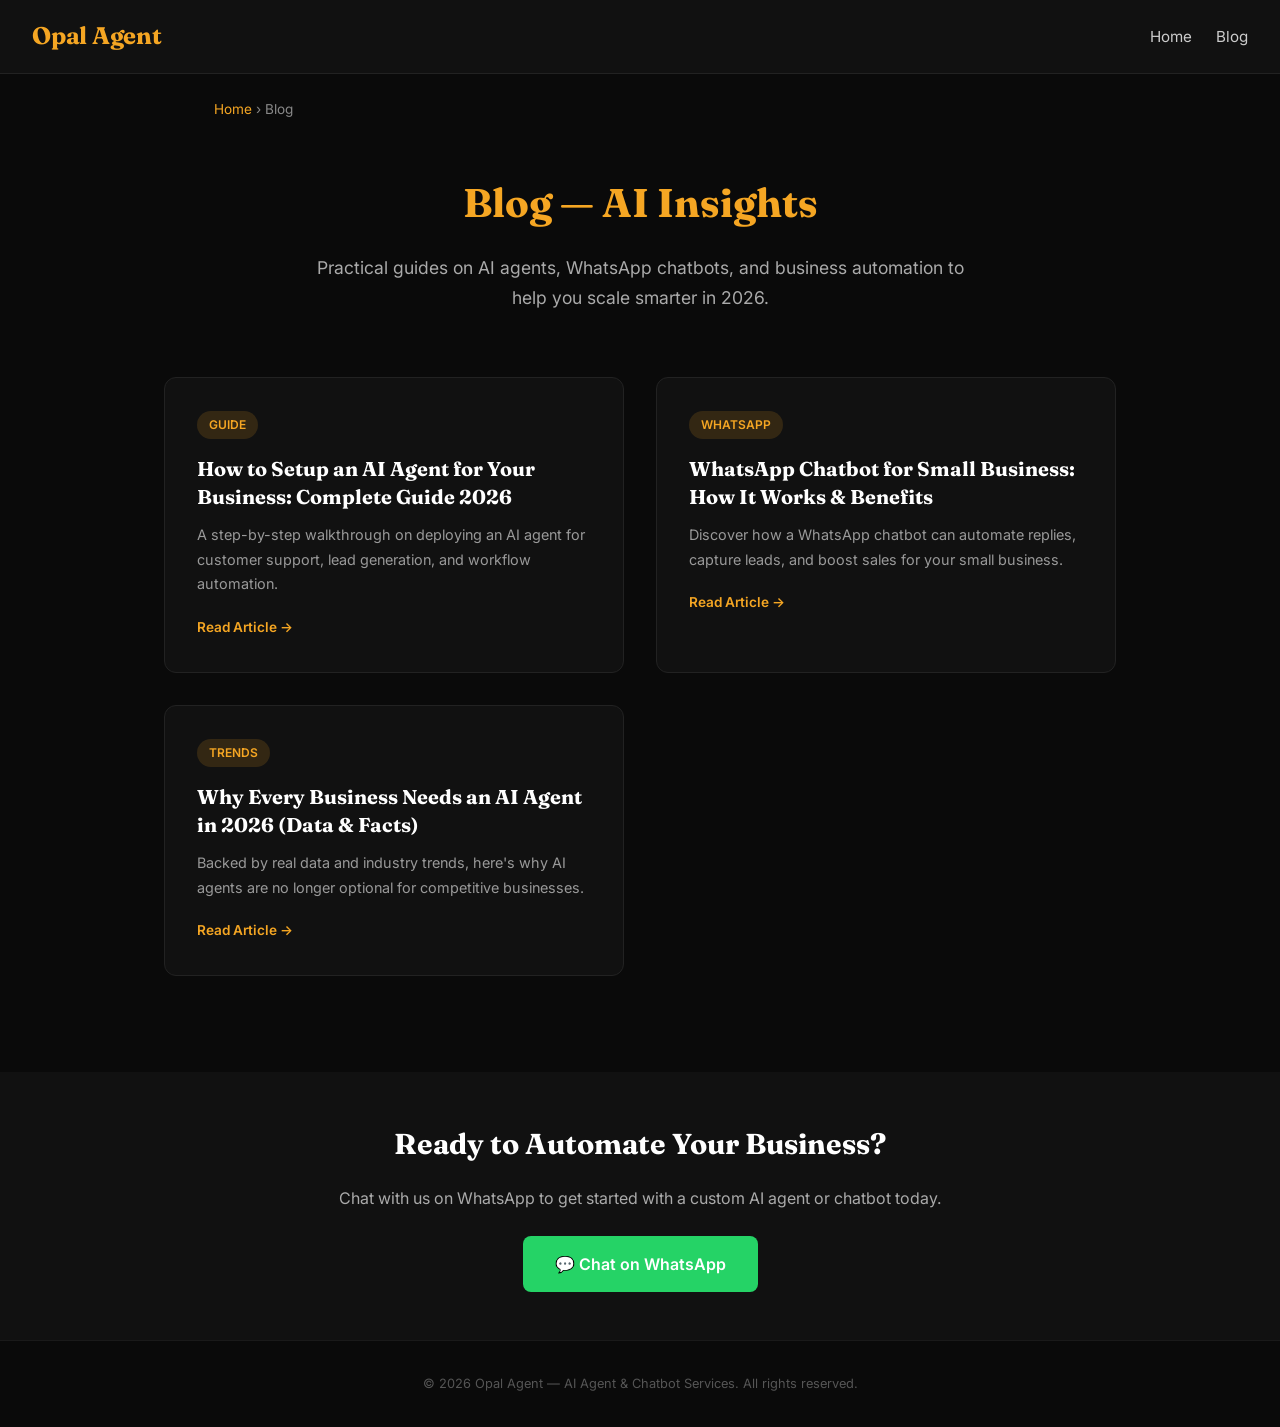
<file: en/blog/index.html>
<!DOCTYPE html>
<html lang="en">
<head>
    <meta charset="UTF-8">
    <meta name="viewport" content="width=device-width, initial-scale=1.0">
    <title>Blog - AI Agent & WhatsApp Chatbot Insights | Opal Agent</title>
    <meta name="description" content="Expert articles on AI agent setup, WhatsApp chatbot for business, and business automation. Learn how to hire an AI agent developer and grow your business.">
    <meta name="keywords" content="AI agent setup service, WhatsApp chatbot business, hire AI agent developer, business automation AI">
    <meta name="author" content="Opal Agent">
    <link rel="canonical" href="https://opalagent.my.id/en/blog/">
    <link rel="alternate" hreflang="en" href="https://opalagent.my.id/en/blog/">
    <link rel="alternate" hreflang="id" href="https://opalagent.my.id/blog/">
    <link rel="alternate" hreflang="x-default" href="https://opalagent.my.id/en/blog/">
    <meta property="og:title" content="Blog - AI Agent & WhatsApp Chatbot Insights | Opal Agent">
    <meta property="og:description" content="Expert articles on AI agent setup, WhatsApp chatbot for business, and business automation.">
    <meta property="og:url" content="https://opalagent.my.id/en/blog/">
    <meta property="og:type" content="website">
    <meta property="og:site_name" content="Opal Agent">
    <link rel="stylesheet" href="../../index.css">
    <link rel="preconnect" href="https://fonts.googleapis.com">
    <link href="https://fonts.googleapis.com/css2?family=Inter:wght@400;500;600;700&family=Fraunces:wght@600;700&display=swap" rel="stylesheet">
    <script type="application/ld+json">
    {
        "@context": "https://schema.org",
        "@type": "CollectionPage",
        "name": "Opal Agent Blog - AI Agent & WhatsApp Chatbot Insights",
        "description": "Expert articles on AI agent setup, WhatsApp chatbot for business, and business automation.",
        "url": "https://opalagent.my.id/en/blog/",
        "publisher": {
            "@type": "Organization",
            "name": "Opal Agent",
            "url": "https://opalagent.my.id"
        }
    }
    </script>
    <style>
        * { margin: 0; padding: 0; box-sizing: border-box; }
        body { background: #0a0a0a; color: #e0e0e0; font-family: 'Inter', sans-serif; line-height: 1.7; }
        a { color: #f5a623; text-decoration: none; transition: color 0.3s; }
        a:hover { color: #ffd700; }

        .nav { background: #111; padding: 1rem 2rem; display: flex; justify-content: space-between; align-items: center; border-bottom: 1px solid #222; position: sticky; top: 0; z-index: 100; }
        .nav-logo { font-family: 'Fraunces', serif; font-size: 1.5rem; color: #f5a623; font-weight: 700; }
        .nav-links { display: flex; gap: 1.5rem; list-style: none; }
        .nav-links a { color: #ccc; font-size: 0.95rem; }
        .nav-links a:hover { color: #f5a623; }

        .breadcrumb { max-width: 900px; margin: 1.5rem auto 0; padding: 0 1.5rem; font-size: 0.85rem; color: #888; }
        .breadcrumb a { color: #f5a623; }

        .hero-section { text-align: center; padding: 3rem 1.5rem 2rem; max-width: 700px; margin: 0 auto; }
        .hero-section h1 { font-family: 'Fraunces', serif; font-size: 2.5rem; color: #f5a623; margin-bottom: 1rem; }
        .hero-section p { color: #aaa; font-size: 1.1rem; }

        .blog-grid { max-width: 1000px; margin: 0 auto; padding: 2rem 1.5rem 4rem; display: grid; grid-template-columns: repeat(auto-fill, minmax(300px, 1fr)); gap: 2rem; }

        .blog-card { background: #111; border: 1px solid #222; border-radius: 12px; padding: 2rem; transition: transform 0.3s, border-color 0.3s; }
        .blog-card:hover { transform: translateY(-4px); border-color: #f5a623; }
        .blog-card .tag { display: inline-block; background: rgba(245, 166, 35, 0.15); color: #f5a623; font-size: 0.75rem; font-weight: 600; padding: 0.25rem 0.75rem; border-radius: 20px; margin-bottom: 1rem; text-transform: uppercase; }
        .blog-card h2 { font-family: 'Fraunces', serif; font-size: 1.25rem; color: #fff; margin-bottom: 0.75rem; line-height: 1.4; }
        .blog-card h2 a { color: #fff; }
        .blog-card h2 a:hover { color: #f5a623; }
        .blog-card p { color: #999; font-size: 0.9rem; margin-bottom: 1rem; }
        .blog-card .read-more { font-size: 0.85rem; font-weight: 600; }

        .cta-section { background: #111; text-align: center; padding: 3rem 1.5rem; margin-top: 2rem; }
        .cta-section h2 { font-family: 'Fraunces', serif; color: #fff; font-size: 1.8rem; margin-bottom: 1rem; }
        .cta-section p { color: #aaa; margin-bottom: 1.5rem; }
        .cta-btn { display: inline-block; background: #25D366; color: #fff; padding: 0.9rem 2rem; border-radius: 8px; font-weight: 600; font-size: 1rem; }
        .cta-btn:hover { background: #20ba5a; color: #fff; }

        footer { text-align: center; padding: 2rem; color: #555; font-size: 0.8rem; border-top: 1px solid #1a1a1a; }
    </style>
</head>
<body>

<nav class="nav">
    <a href="../../" class="nav-logo">Opal Agent</a>
    <ul class="nav-links">
        <li><a href="../../">Home</a></li>
        <li><a href="./">Blog</a></li>
    </ul>
</nav>

<div class="breadcrumb">
    <a href="../../">Home</a> &rsaquo; <span>Blog</span>
</div>

<section class="hero-section">
    <h1>Blog &mdash; AI Insights</h1>
    <p>Practical guides on AI agents, WhatsApp chatbots, and business automation to help you scale smarter in 2026.</p>
</section>

<div class="blog-grid">

    <article class="blog-card">
        <span class="tag">Guide</span>
        <h2><a href="how-to-setup-ai-agent-for-business.html">How to Setup an AI Agent for Your Business: Complete Guide 2026</a></h2>
        <p>A step-by-step walkthrough on deploying an AI agent for customer support, lead generation, and workflow automation.</p>
        <a href="how-to-setup-ai-agent-for-business.html" class="read-more">Read Article &rarr;</a>
    </article>

    <article class="blog-card">
        <span class="tag">WhatsApp</span>
        <h2><a href="whatsapp-chatbot-for-small-business.html">WhatsApp Chatbot for Small Business: How It Works &amp; Benefits</a></h2>
        <p>Discover how a WhatsApp chatbot can automate replies, capture leads, and boost sales for your small business.</p>
        <a href="whatsapp-chatbot-for-small-business.html" class="read-more">Read Article &rarr;</a>
    </article>

    <article class="blog-card">
        <span class="tag">Trends</span>
        <h2><a href="why-businesses-need-ai-agents-2026.html">Why Every Business Needs an AI Agent in 2026 (Data &amp; Facts)</a></h2>
        <p>Backed by real data and industry trends, here's why AI agents are no longer optional for competitive businesses.</p>
        <a href="why-businesses-need-ai-agents-2026.html" class="read-more">Read Article &rarr;</a>
    </article>

</div>

<section class="cta-section">
    <h2>Ready to Automate Your Business?</h2>
    <p>Chat with us on WhatsApp to get started with a custom AI agent or chatbot today.</p>
    <a href="https://wa.me/6289670660605?text=Hi%20Opal%20Agent!%20I%27m%20interested%20in%20your%20AI%20services." class="cta-btn" target="_blank" rel="noopener">💬 Chat on WhatsApp</a>
</section>

<footer>
    &copy; 2026 Opal Agent &mdash; AI Agent & Chatbot Services. All rights reserved.
</footer>

</body>
</html>
</file>
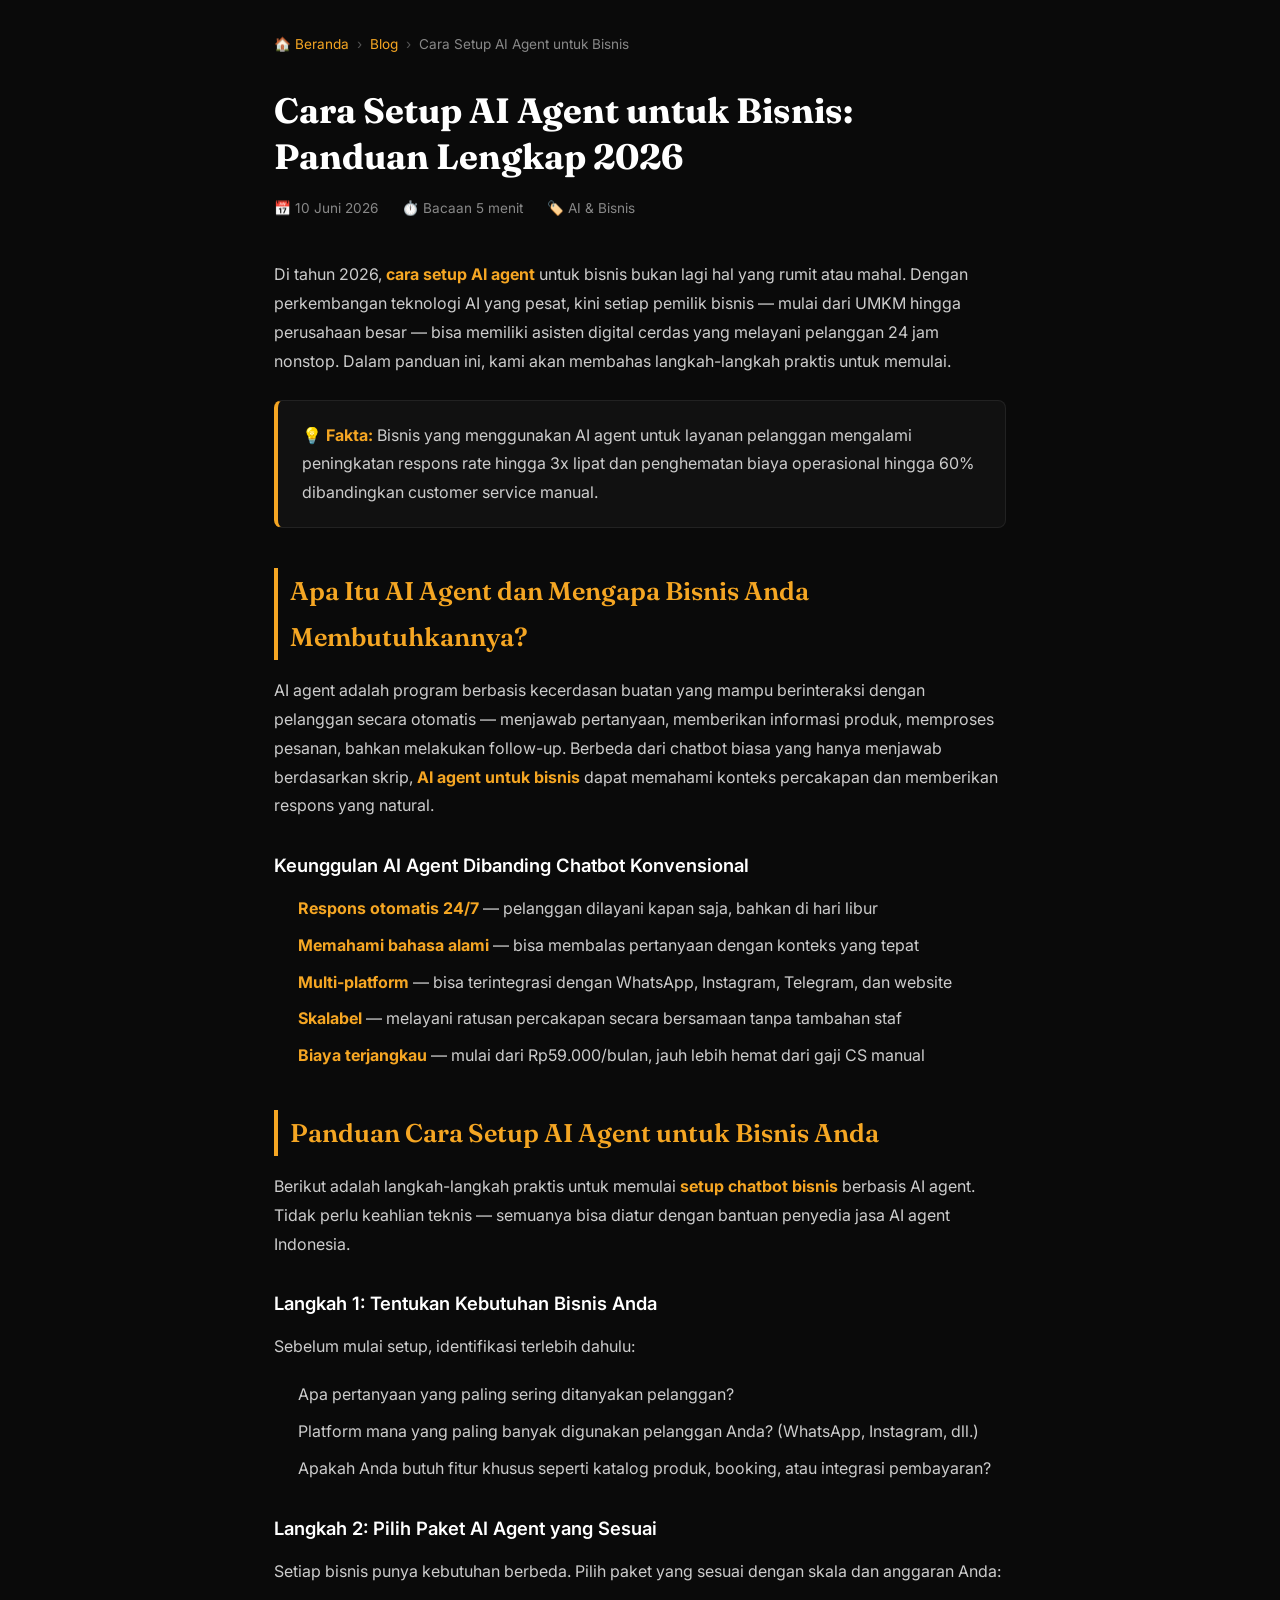
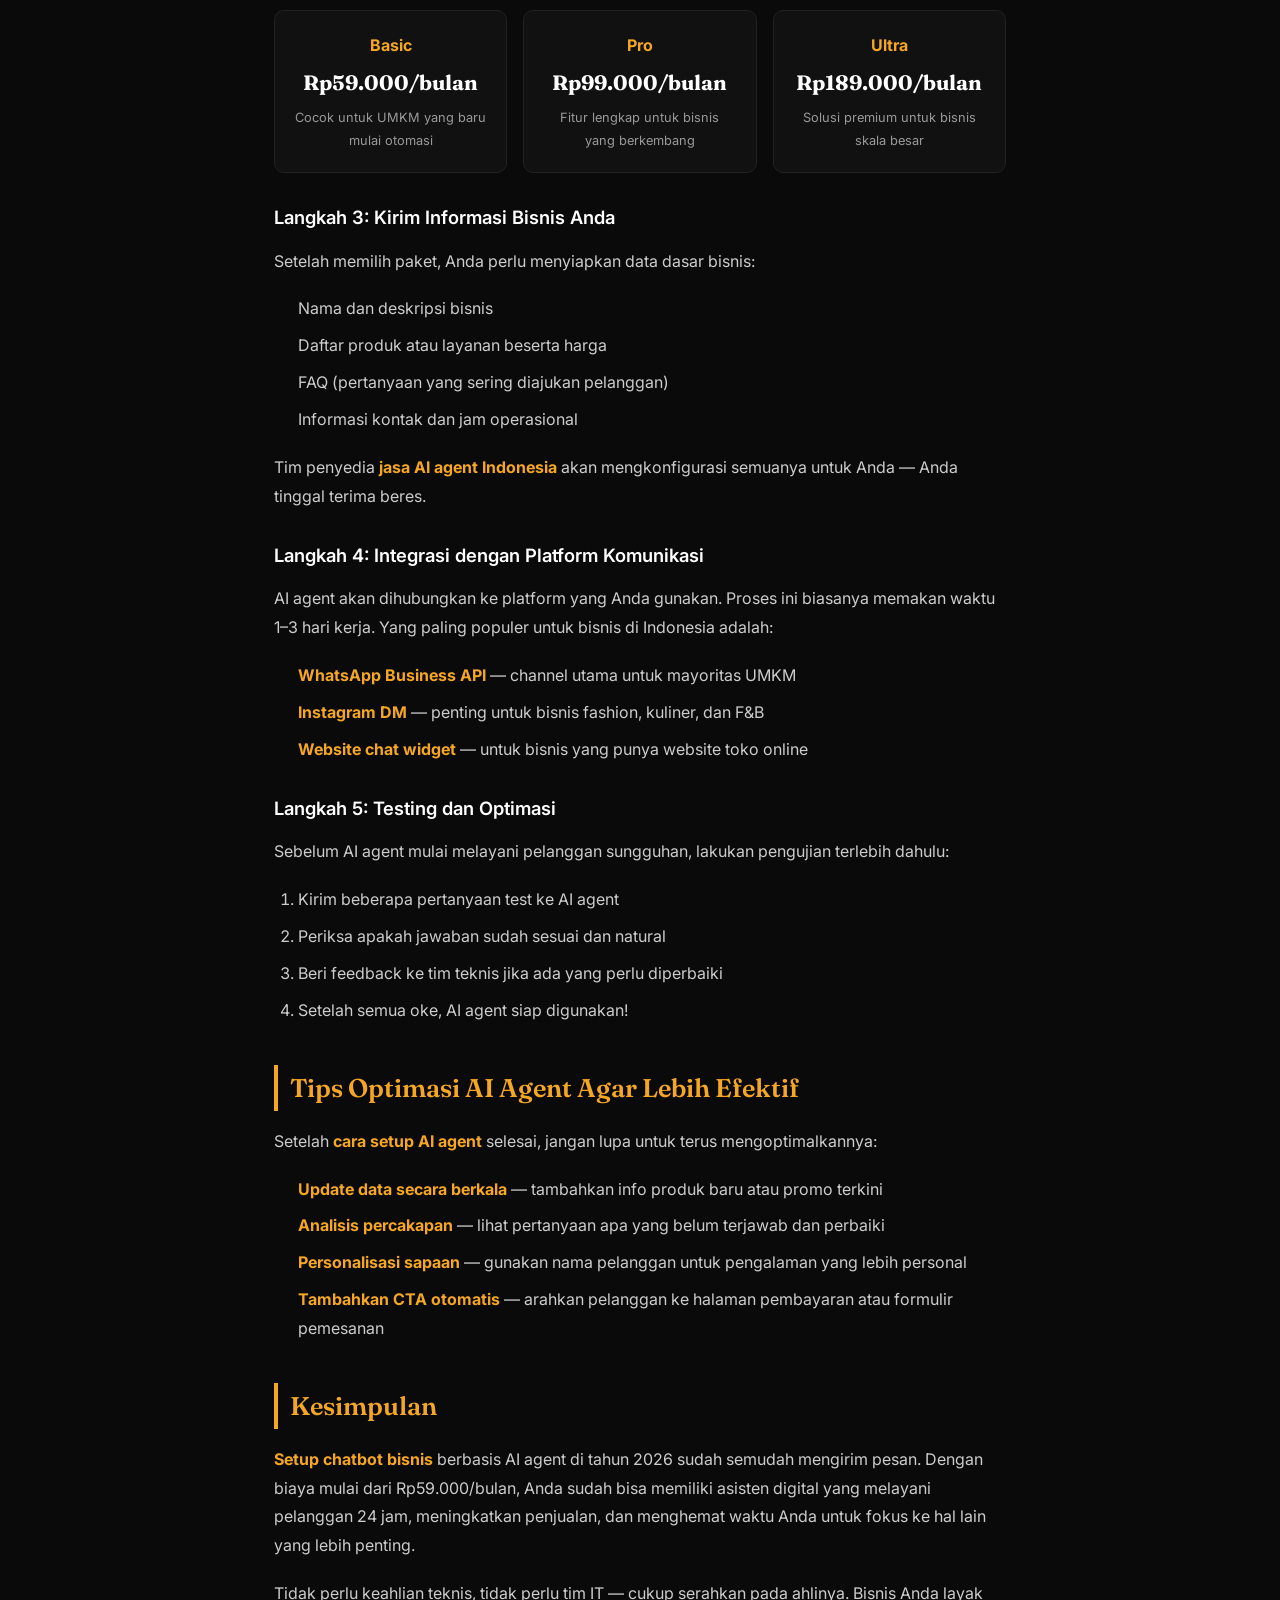
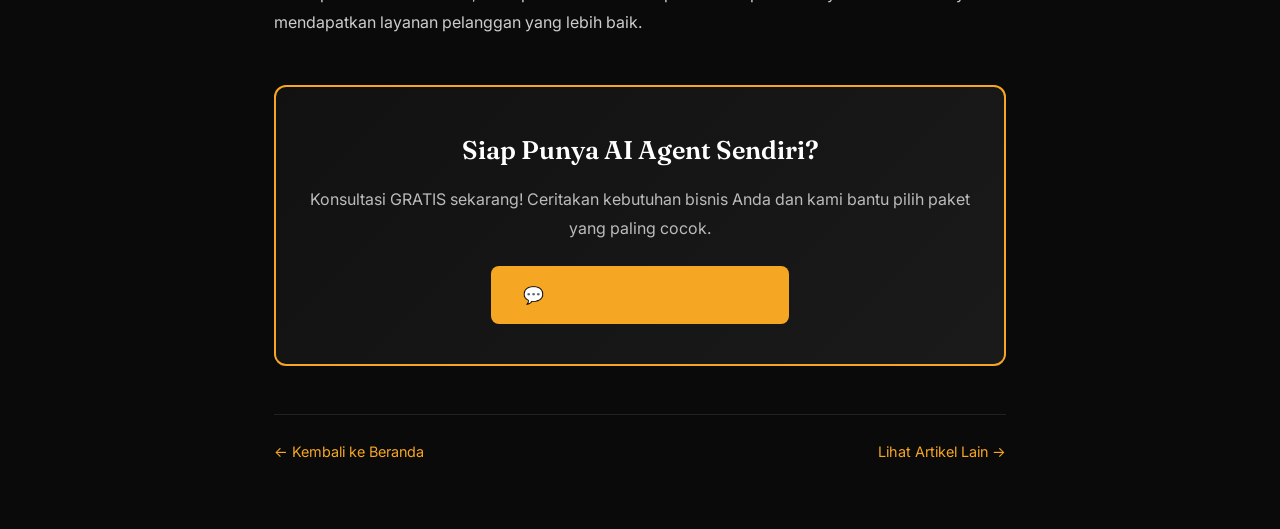
<file: blog/cara-setup-ai-agent-untuk-bisnis.html>
<!DOCTYPE html>
<html lang="id">
<head>
    <meta charset="UTF-8">
    <meta name="viewport" content="width=device-width, initial-scale=1.0">
    <title>Cara Setup AI Agent untuk Bisnis: Panduan Lengkap 2026 | Opal Agent</title>
    <meta name="description" content="Panduan lengkap cara setup AI agent untuk bisnis Anda di 2026. Pelajari langkah-langkah setup chatbot bisnis otomatis yang hemat biaya dan efisien untuk UMKM Indonesia.">
    <meta name="keywords" content="cara setup AI agent, setup chatbot bisnis, AI agent untuk bisnis, jasa AI agent Indonesia, chatbot WhatsApp otomatis, AI customer service, automasi bisnis UMKM">
    <meta name="author" content="Opal Agent">
    <meta name="robots" content="index, follow">
    <link rel="canonical" href="https://opalagent.my.id/blog/cara-setup-ai-agent-untuk-bisnis.html">

    <!-- Open Graph -->
    <meta property="og:title" content="Cara Setup AI Agent untuk Bisnis: Panduan Lengkap 2026">
    <meta property="og:description" content="Panduan lengkap cara setup AI agent untuk bisnis Anda di 2026. Pelajari langkah-langkah setup chatbot bisnis otomatis yang hemat biaya dan efisien untuk UMKM Indonesia.">
    <meta property="og:type" content="article">
    <meta property="og:url" content="https://opalagent.my.id/blog/cara-setup-ai-agent-untuk-bisnis.html">
    <meta property="og:site_name" content="Opal Agent">
    <meta property="og:locale" content="id_ID">
    <meta property="article:published_time" content="2026-06-10T00:00:00+07:00">
    <meta property="article:modified_time" content="2026-06-10T00:00:00+07:00">

    <!-- Twitter Card -->
    <meta name="twitter:card" content="summary_large_image">
    <meta name="twitter:title" content="Cara Setup AI Agent untuk Bisnis: Panduan Lengkap 2026">
    <meta name="twitter:description" content="Panduan lengkap cara setup AI agent untuk bisnis Anda di 2026. Pelajari langkah-langkah setup chatbot bisnis otomatis yang hemat biaya dan efisien untuk UMKM Indonesia.">

    <!-- Fonts -->
    <link rel="preconnect" href="https://fonts.googleapis.com">
    <link rel="preconnect" href="https://fonts.gstatic.com" crossorigin>
    <link href="https://fonts.googleapis.com/css2?family=Fraunces:ital,opsz,wght@0,9..144,300..900;1,9..144,300..900&family=Inter:wght@300;400;500;600;700&display=swap" rel="stylesheet">
    <link rel="stylesheet" href="../index.css">

    <style>
        /* Inline fallbacks to ensure article looks right even without index.css */
        body {
            background: #0a0a0a;
            color: #e0e0e0;
            font-family: 'Inter', sans-serif;
            margin: 0;
            padding: 0;
            line-height: 1.8;
        }
        .blog-container {
            max-width: 780px;
            margin: 0 auto;
            padding: 2rem 1.5rem 4rem;
        }
        /* Breadcrumb */
        .breadcrumb {
            display: flex;
            align-items: center;
            gap: 0.5rem;
            font-size: 0.85rem;
            color: #888;
            margin-bottom: 2rem;
            flex-wrap: wrap;
        }
        .breadcrumb a {
            color: #f5a623;
            text-decoration: none;
        }
        .breadcrumb a:hover {
            text-decoration: underline;
        }
        .breadcrumb .sep {
            color: #555;
        }
        /* Article Header */
        .article-header {
            margin-bottom: 2.5rem;
        }
        .article-header h1 {
            font-family: 'Fraunces', serif;
            font-size: 2.2rem;
            font-weight: 700;
            color: #ffffff;
            line-height: 1.3;
            margin-bottom: 1rem;
        }
        .article-meta {
            font-size: 0.85rem;
            color: #888;
            display: flex;
            gap: 1.5rem;
            flex-wrap: wrap;
        }
        .article-meta span {
            display: flex;
            align-items: center;
            gap: 0.35rem;
        }
        /* Content Styling */
        .article-content h2 {
            font-family: 'Fraunces', serif;
            font-size: 1.6rem;
            font-weight: 600;
            color: #f5a623;
            margin-top: 2.5rem;
            margin-bottom: 1rem;
            border-left: 4px solid #f5a623;
            padding-left: 0.75rem;
        }
        .article-content h3 {
            font-family: 'Inter', sans-serif;
            font-size: 1.15rem;
            font-weight: 600;
            color: #ffffff;
            margin-top: 1.8rem;
            margin-bottom: 0.75rem;
        }
        .article-content p {
            color: #ccc;
            margin-bottom: 1.2rem;
            font-size: 1rem;
        }
        .article-content ul, .article-content ol {
            color: #ccc;
            margin-bottom: 1.2rem;
            padding-left: 1.5rem;
        }
        .article-content li {
            margin-bottom: 0.5rem;
        }
        .article-content strong {
            color: #f5a623;
        }
        .article-content a {
            color: #f5a623;
            text-decoration: underline;
            text-underline-offset: 3px;
        }
        .article-content a:hover {
            color: #ffc864;
        }
        /* Highlight box */
        .highlight-box {
            background: #111;
            border: 1px solid #222;
            border-left: 4px solid #f5a623;
            border-radius: 8px;
            padding: 1.25rem 1.5rem;
            margin: 1.5rem 0;
        }
        .highlight-box p {
            margin: 0;
        }
        /* CTA Box */
        .cta-box {
            background: linear-gradient(135deg, #111 0%, #1a1a1a 100%);
            border: 2px solid #f5a623;
            border-radius: 12px;
            padding: 2.5rem 2rem;
            text-align: center;
            margin-top: 3rem;
        }
        .cta-box h2 {
            font-family: 'Fraunces', serif;
            font-size: 1.6rem;
            color: #ffffff;
            border: none;
            padding: 0;
            margin-top: 0;
            margin-bottom: 0.75rem;
        }
        .cta-box p {
            color: #bbb;
            margin-bottom: 1.5rem;
            font-size: 1rem;
        }
        .cta-btn {
            display: inline-block;
            background: #f5a623;
            color: #0a0a0a;
            font-weight: 700;
            font-size: 1.05rem;
            padding: 0.85rem 2rem;
            border-radius: 8px;
            text-decoration: none;
            transition: background 0.2s, transform 0.2s;
        }
        .cta-btn:hover {
            background: #ffc864;
            transform: translateY(-2px);
            color: #0a0a0a;
        }
        /* Pricing mini cards */
        .pricing-mini {
            display: grid;
            grid-template-columns: repeat(auto-fit, minmax(180px, 1fr));
            gap: 1rem;
            margin: 1.5rem 0;
        }
        .pricing-mini .card {
            background: #111;
            border: 1px solid #222;
            border-radius: 10px;
            padding: 1.25rem;
            text-align: center;
        }
        .pricing-mini .card .tier {
            font-weight: 700;
            color: #f5a623;
            font-size: 1rem;
            margin-bottom: 0.3rem;
        }
        .pricing-mini .card .price {
            font-family: 'Fraunces', serif;
            font-size: 1.3rem;
            color: #fff;
            font-weight: 700;
            margin-bottom: 0.25rem;
        }
        .pricing-mini .card .desc {
            font-size: 0.8rem;
            color: #999;
        }
        /* Footer nav */
        .article-footer-nav {
            display: flex;
            justify-content: space-between;
            margin-top: 3rem;
            padding-top: 1.5rem;
            border-top: 1px solid #222;
        }
        .article-footer-nav a {
            color: #f5a623;
            text-decoration: none;
            font-size: 0.9rem;
        }
        .article-footer-nav a:hover {
            text-decoration: underline;
        }
        @media (max-width: 600px) {
            .article-header h1 {
                font-size: 1.6rem;
            }
            .article-content h2 {
                font-size: 1.3rem;
            }
            .cta-box {
                padding: 1.5rem 1rem;
            }
        }
    </style>

    <!-- Structured Data: Article -->
    <script type="application/ld+json">
    {
        "@context": "https://schema.org",
        "@type": "Article",
        "headline": "Cara Setup AI Agent untuk Bisnis: Panduan Lengkap 2026",
        "description": "Panduan lengkap cara setup AI agent untuk bisnis Anda di 2026. Pelajari langkah-langkah setup chatbot bisnis otomatis yang hemat biaya dan efisien untuk UMKM Indonesia.",
        "url": "https://opalagent.my.id/blog/cara-setup-ai-agent-untuk-bisnis.html",
        "datePublished": "2026-06-10",
        "dateModified": "2026-06-10",
        "author": {
            "@type": "Organization",
            "name": "Opal Agent",
            "url": "https://opalagent.my.id"
        },
        "publisher": {
            "@type": "Organization",
            "name": "Opal Agent",
            "url": "https://opalagent.my.id",
            "logo": {
                "@type": "ImageObject",
                "url": "https://opalagent.my.id/logo.png"
            }
        },
        "mainEntityOfPage": {
            "@type": "WebPage",
            "@id": "https://opalagent.my.id/blog/cara-setup-ai-agent-untuk-bisnis.html"
        },
        "inLanguage": "id",
        "articleSection": "AI & Bisnis",
        "keywords": "cara setup AI agent, setup chatbot bisnis, AI agent untuk bisnis, jasa AI agent Indonesia"
    }
    </script>
    <!-- Structured Data: BreadcrumbList -->
    <script type="application/ld+json">
    {
        "@context": "https://schema.org",
        "@type": "BreadcrumbList",
        "itemListElement": [
            {
                "@type": "ListItem",
                "position": 1,
                "name": "Beranda",
                "item": "https://opalagent.my.id/"
            },
            {
                "@type": "ListItem",
                "position": 2,
                "name": "Blog",
                "item": "https://opalagent.my.id/blog/"
            },
            {
                "@type": "ListItem",
                "position": 3,
                "name": "Cara Setup AI Agent untuk Bisnis",
                "item": "https://opalagent.my.id/blog/cara-setup-ai-agent-untuk-bisnis.html"
            }
        ]
    }
    </script>
</head>
<body>

<div class="blog-container">

    <!-- Breadcrumb -->
    <nav class="breadcrumb" aria-label="Breadcrumb">
        <a href="../index.html">🏠 Beranda</a>
        <span class="sep">›</span>
        <a href="../index.html#blog">Blog</a>
        <span class="sep">›</span>
        <span>Cara Setup AI Agent untuk Bisnis</span>
    </nav>

    <!-- Article Header -->
    <header class="article-header">
        <h1>Cara Setup AI Agent untuk Bisnis: Panduan Lengkap 2026</h1>
        <div class="article-meta">
            <span>📅 10 Juni 2026</span>
            <span>⏱️ Bacaan 5 menit</span>
            <span>🏷️ AI &amp; Bisnis</span>
        </div>
    </header>

    <!-- Article Content -->
    <article class="article-content">

        <p>Di tahun 2026, <strong>cara setup AI agent</strong> untuk bisnis bukan lagi hal yang rumit atau mahal. Dengan perkembangan teknologi AI yang pesat, kini setiap pemilik bisnis — mulai dari UMKM hingga perusahaan besar — bisa memiliki asisten digital cerdas yang melayani pelanggan 24 jam nonstop. Dalam panduan ini, kami akan membahas langkah-langkah praktis untuk memulai.</p>

        <div class="highlight-box">
            <p>💡 <strong>Fakta:</strong> Bisnis yang menggunakan AI agent untuk layanan pelanggan mengalami peningkatan respons rate hingga 3x lipat dan penghematan biaya operasional hingga 60% dibandingkan customer service manual.</p>
        </div>

        <h2>Apa Itu AI Agent dan Mengapa Bisnis Anda Membutuhkannya?</h2>

        <p>AI agent adalah program berbasis kecerdasan buatan yang mampu berinteraksi dengan pelanggan secara otomatis — menjawab pertanyaan, memberikan informasi produk, memproses pesanan, bahkan melakukan follow-up. Berbeda dari chatbot biasa yang hanya menjawab berdasarkan skrip, <strong>AI agent untuk bisnis</strong> dapat memahami konteks percakapan dan memberikan respons yang natural.</p>

        <h3>Keunggulan AI Agent Dibanding Chatbot Konvensional</h3>
        <ul>
            <li><strong>Respons otomatis 24/7</strong> — pelanggan dilayani kapan saja, bahkan di hari libur</li>
            <li><strong>Memahami bahasa alami</strong> — bisa membalas pertanyaan dengan konteks yang tepat</li>
            <li><strong>Multi-platform</strong> — bisa terintegrasi dengan WhatsApp, Instagram, Telegram, dan website</li>
            <li><strong>Skalabel</strong> — melayani ratusan percakapan secara bersamaan tanpa tambahan staf</li>
            <li><strong>Biaya terjangkau</strong> — mulai dari Rp59.000/bulan, jauh lebih hemat dari gaji CS manual</li>
        </ul>

        <h2>Panduan Cara Setup AI Agent untuk Bisnis Anda</h2>

        <p>Berikut adalah langkah-langkah praktis untuk memulai <strong>setup chatbot bisnis</strong> berbasis AI agent. Tidak perlu keahlian teknis — semuanya bisa diatur dengan bantuan penyedia jasa AI agent Indonesia.</p>

        <h3>Langkah 1: Tentukan Kebutuhan Bisnis Anda</h3>
        <p>Sebelum mulai setup, identifikasi terlebih dahulu:</p>
        <ul>
            <li>Apa pertanyaan yang paling sering ditanyakan pelanggan?</li>
            <li>Platform mana yang paling banyak digunakan pelanggan Anda? (WhatsApp, Instagram, dll.)</li>
            <li>Apakah Anda butuh fitur khusus seperti katalog produk, booking, atau integrasi pembayaran?</li>
        </ul>

        <h3>Langkah 2: Pilih Paket AI Agent yang Sesuai</h3>
        <p>Setiap bisnis punya kebutuhan berbeda. Pilih paket yang sesuai dengan skala dan anggaran Anda:</p>

        <div class="pricing-mini">
            <div class="card">
                <div class="tier">Basic</div>
                <div class="price">Rp59.000/bulan</div>
                <div class="desc">Cocok untuk UMKM yang baru mulai otomasi</div>
            </div>
            <div class="card">
                <div class="tier">Pro</div>
                <div class="price">Rp99.000/bulan</div>
                <div class="desc">Fitur lengkap untuk bisnis yang berkembang</div>
            </div>
            <div class="card">
                <div class="tier">Ultra</div>
                <div class="price">Rp189.000/bulan</div>
                <div class="desc">Solusi premium untuk bisnis skala besar</div>
            </div>
        </div>

        <h3>Langkah 3: Kirim Informasi Bisnis Anda</h3>
        <p>Setelah memilih paket, Anda perlu menyiapkan data dasar bisnis:</p>
        <ul>
            <li>Nama dan deskripsi bisnis</li>
            <li>Daftar produk atau layanan beserta harga</li>
            <li>FAQ (pertanyaan yang sering diajukan pelanggan)</li>
            <li>Informasi kontak dan jam operasional</li>
        </ul>
        <p>Tim penyedia <strong>jasa AI agent Indonesia</strong> akan mengkonfigurasi semuanya untuk Anda — Anda tinggal terima beres.</p>

        <h3>Langkah 4: Integrasi dengan Platform Komunikasi</h3>
        <p>AI agent akan dihubungkan ke platform yang Anda gunakan. Proses ini biasanya memakan waktu 1–3 hari kerja. Yang paling populer untuk bisnis di Indonesia adalah:</p>
        <ul>
            <li><strong>WhatsApp Business API</strong> — channel utama untuk mayoritas UMKM</li>
            <li><strong>Instagram DM</strong> — penting untuk bisnis fashion, kuliner, dan F&B</li>
            <li><strong>Website chat widget</strong> — untuk bisnis yang punya website toko online</li>
        </ul>

        <h3>Langkah 5: Testing dan Optimasi</h3>
        <p>Sebelum AI agent mulai melayani pelanggan sungguhan, lakukan pengujian terlebih dahulu:</p>
        <ol>
            <li>Kirim beberapa pertanyaan test ke AI agent</li>
            <li>Periksa apakah jawaban sudah sesuai dan natural</li>
            <li>Beri feedback ke tim teknis jika ada yang perlu diperbaiki</li>
            <li>Setelah semua oke, AI agent siap digunakan!</li>
        </ol>

        <h2>Tips Optimasi AI Agent Agar Lebih Efektif</h2>

        <p>Setelah <strong>cara setup AI agent</strong> selesai, jangan lupa untuk terus mengoptimalkannya:</p>
        <ul>
            <li><strong>Update data secara berkala</strong> — tambahkan info produk baru atau promo terkini</li>
            <li><strong>Analisis percakapan</strong> — lihat pertanyaan apa yang belum terjawab dan perbaiki</li>
            <li><strong>Personalisasi sapaan</strong> — gunakan nama pelanggan untuk pengalaman yang lebih personal</li>
            <li><strong>Tambahkan CTA otomatis</strong> — arahkan pelanggan ke halaman pembayaran atau formulir pemesanan</li>
        </ul>

        <h2>Kesimpulan</h2>

        <p><strong>Setup chatbot bisnis</strong> berbasis AI agent di tahun 2026 sudah semudah mengirim pesan. Dengan biaya mulai dari Rp59.000/bulan, Anda sudah bisa memiliki asisten digital yang melayani pelanggan 24 jam, meningkatkan penjualan, dan menghemat waktu Anda untuk fokus ke hal lain yang lebih penting.</p>

        <p>Tidak perlu keahlian teknis, tidak perlu tim IT — cukup serahkan pada ahlinya. Bisnis Anda layak mendapatkan layanan pelanggan yang lebih baik.</p>

        <!-- CTA -->
        <div class="cta-box">
            <h2>Siap Punya AI Agent Sendiri?</h2>
            <p>Konsultasi GRATIS sekarang! Ceritakan kebutuhan bisnis Anda dan kami bantu pilih paket yang paling cocok.</p>
            <a href="https://wa.me/6285669130605?text=Halo%2C%20saya%20tertarik%20untuk%20setup%20AI%20agent%20untuk%20bisnis%20saya.%20Bisa%20dibantu%3F" class="cta-btn" target="_blank" rel="noopener">💬 Chat WhatsApp Sekarang</a>
        </div>

    </article>

    <!-- Footer Nav -->
    <div class="article-footer-nav">
        <a href="../index.html">← Kembali ke Beranda</a>
        <a href="../index.html#blog">Lihat Artikel Lain →</a>
    </div>

</div>

</body>
</html>
</file>
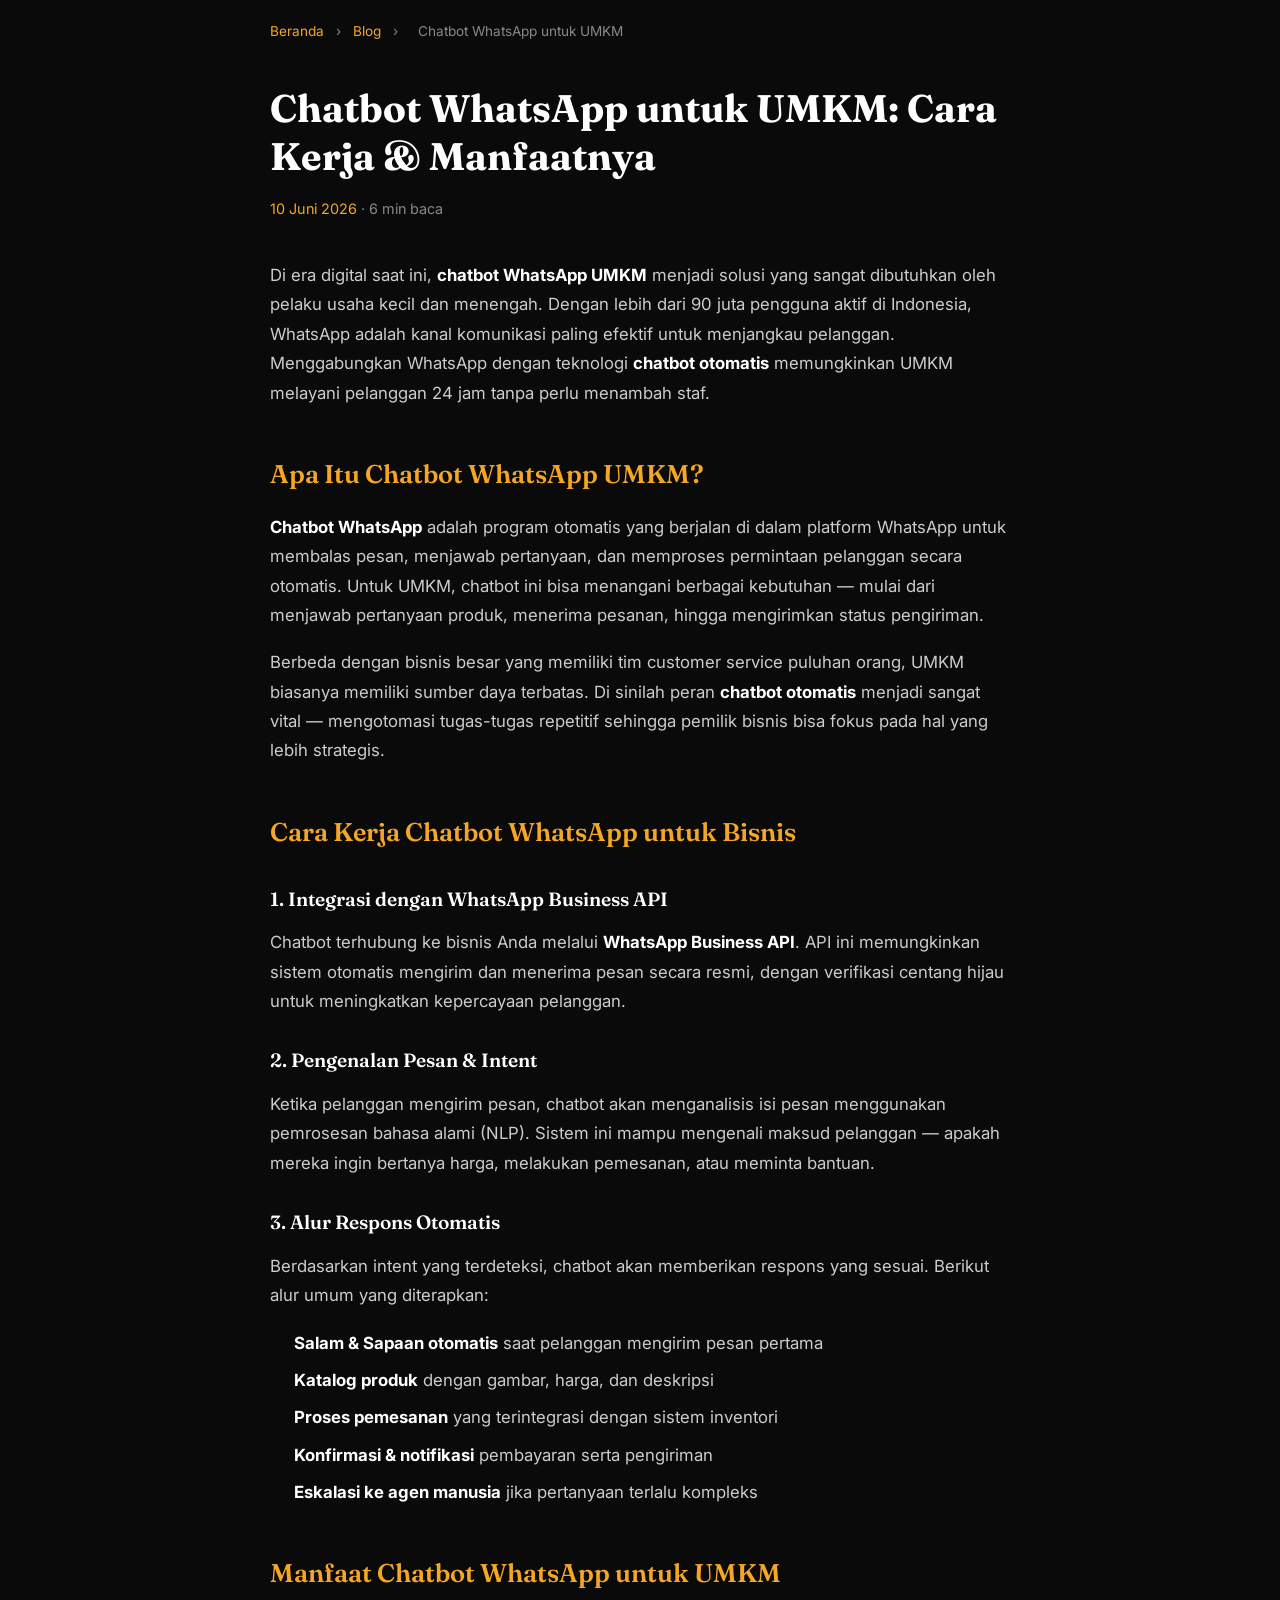
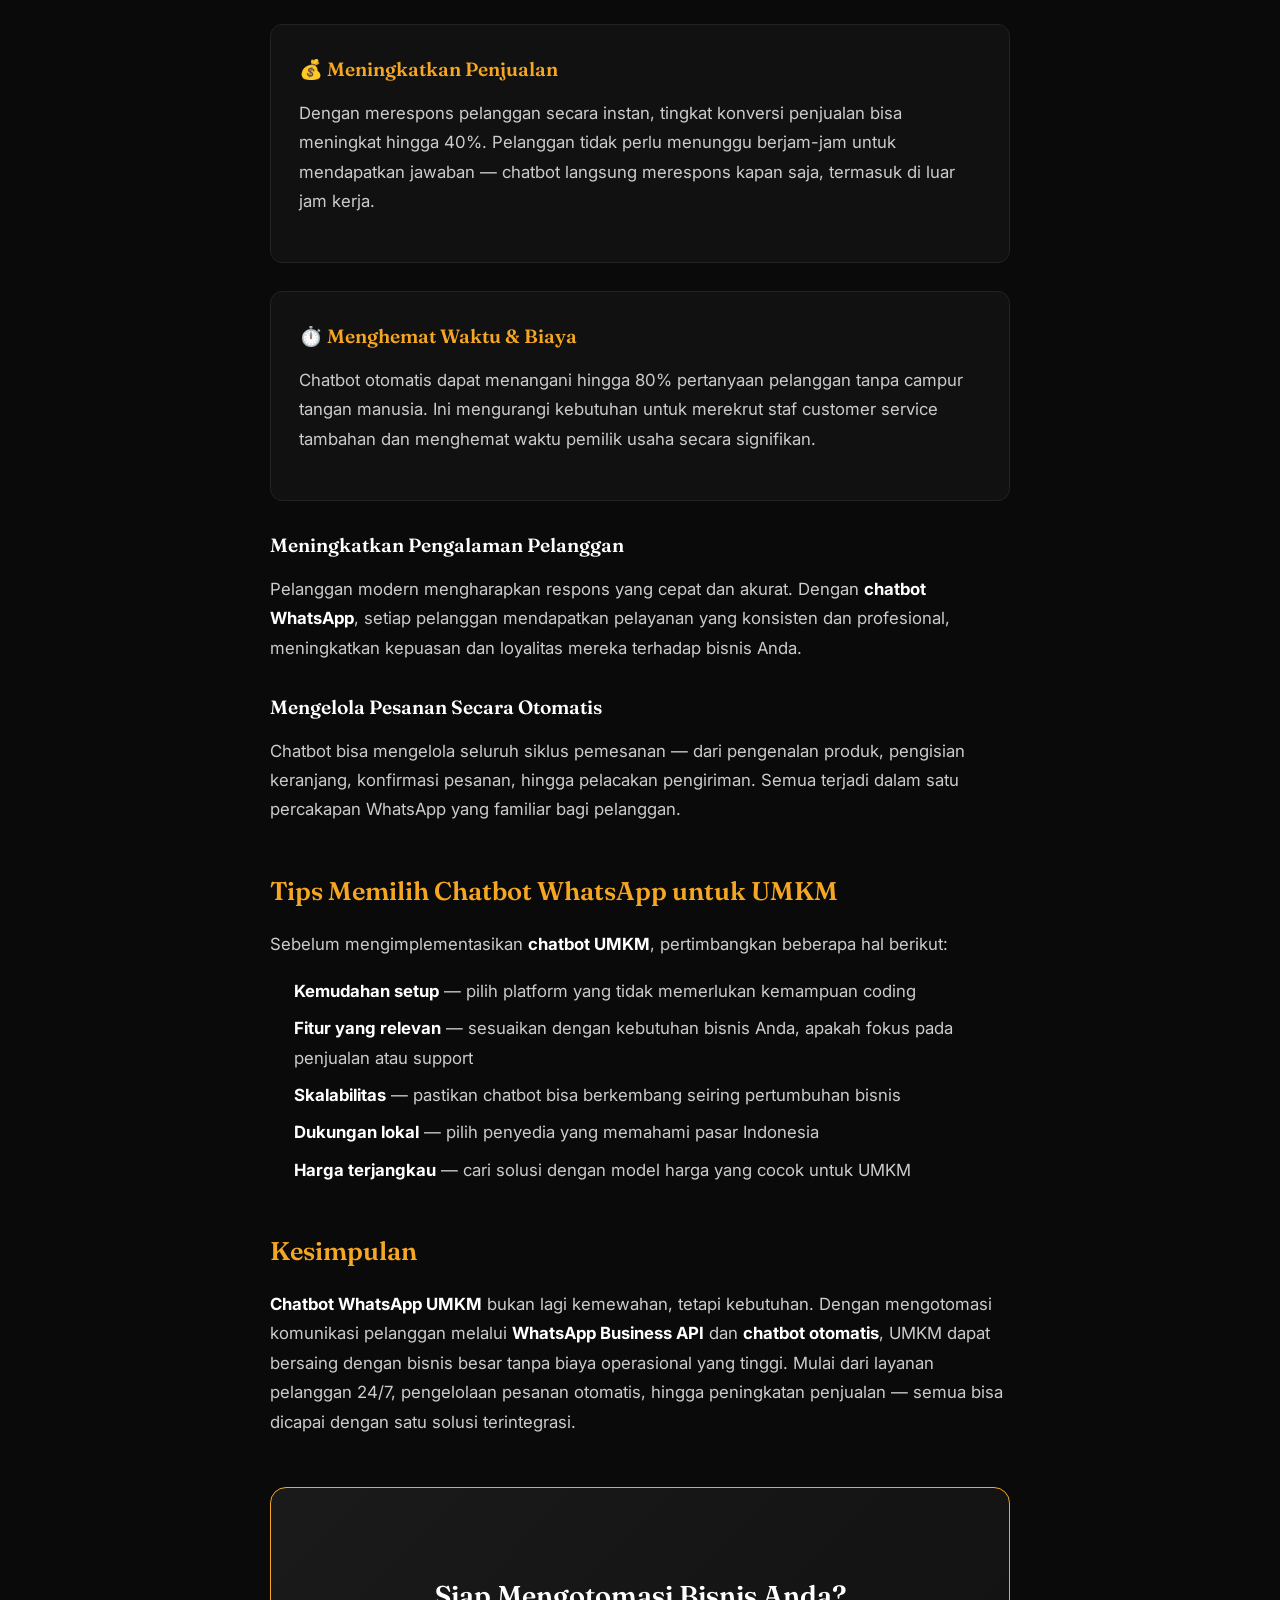
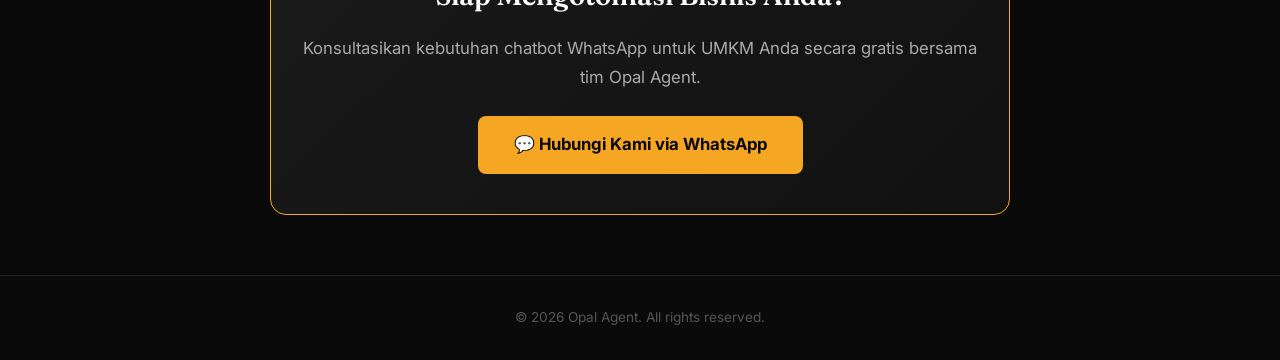
<file: blog/chatbot-whatsapp-untuk-umkm.html>
<!DOCTYPE html>
<html lang="id">
<head>
  <meta charset="UTF-8">
  <meta name="viewport" content="width=device-width, initial-scale=1.0">
  <title>Chatbot WhatsApp untuk UMKM: Cara Kerja & Manfaatnya | Opal Agent</title>
  <meta name="description" content="Pelajari cara kerja chatbot WhatsApp UMKM dan manfaatnya untuk otomasi bisnis. Tingkatkan penjualan & layanan pelanggan dengan chatbot otomatis.">
  <meta name="keywords" content="chatbot WhatsApp, chatbot UMKM, WhatsApp Business API, chatbot otomatis, chatbot WhatsApp UMKM, otomasi bisnis UMKM">
  <meta name="author" content="Opal Agent">
  <meta name="robots" content="index, follow">
  <link rel="canonical" href="https://opalagent.my.id/blog/chatbot-whatsapp-untuk-umkm.html">

  <!-- Open Graph -->
  <meta property="og:type" content="article">
  <meta property="og:title" content="Chatbot WhatsApp untuk UMKM: Cara Kerja & Manfaatnya">
  <meta property="og:description" content="Pelajari cara kerja chatbot WhatsApp UMKM dan manfaatnya untuk otomasi bisnis. Tingkatkan penjualan & layanan pelanggan dengan chatbot otomatis.">
  <meta property="og:url" content="https://opalagent.my.id/blog/chatbot-whatsapp-untuk-umkm.html">
  <meta property="og:site_name" content="Opal Agent">
  <meta property="og:locale" content="id_ID">

  <!-- Twitter Card -->
  <meta name="twitter:card" content="summary_large_image">
  <meta name="twitter:title" content="Chatbot WhatsApp untuk UMKM: Cara Kerja & Manfaatnya">
  <meta name="twitter:description" content="Pelajari cara kerja chatbot WhatsApp UMKM dan manfaatnya untuk otomasi bisnis.">

  <link rel="stylesheet" href="../index.css">
  <link rel="preconnect" href="https://fonts.googleapis.com">
  <link rel="preconnect" href="https://fonts.gstatic.com" crossorigin>
  <link href="https://fonts.googleapis.com/css2?family=Inter:wght@400;500;600;700&family=Fraunces:wght@600;700&display=swap" rel="stylesheet">

  <!-- Article Structured Data -->
  <script type="application/ld+json">
  {
    "@context": "https://schema.org",
    "@type": "Article",
    "headline": "Chatbot WhatsApp untuk UMKM: Cara Kerja & Manfaatnya",
    "description": "Pelajari cara kerja chatbot WhatsApp UMKM dan manfaatnya untuk otomasi bisnis. Tingkatkan penjualan & layanan pelanggan dengan chatbot otomatis.",
    "author": {
      "@type": "Organization",
      "name": "Opal Agent",
      "url": "https://opalagent.my.id"
    },
    "publisher": {
      "@type": "Organization",
      "name": "Opal Agent",
      "url": "https://opalagent.my.id"
    },
    "datePublished": "2026-06-10",
    "dateModified": "2026-06-10",
    "mainEntityOfPage": {
      "@type": "WebPage",
      "@id": "https://opalagent.my.id/blog/chatbot-whatsapp-untuk-umkm.html"
    },
    "keywords": ["chatbot WhatsApp", "chatbot UMKM", "WhatsApp Business API", "chatbot otomatis"]
  }
  </script>

  <!-- Breadcrumb Structured Data -->
  <script type="application/ld+json">
  {
    "@context": "https://schema.org",
    "@type": "BreadcrumbList",
    "itemListElement": [
      {
        "@type": "ListItem",
        "position": 1,
        "name": "Beranda",
        "item": "https://opalagent.my.id"
      },
      {
        "@type": "ListItem",
        "position": 2,
        "name": "Blog",
        "item": "https://opalagent.my.id/blog/"
      },
      {
        "@type": "ListItem",
        "position": 3,
        "name": "Chatbot WhatsApp untuk UMKM",
        "item": "https://opalagent.my.id/blog/chatbot-whatsapp-untuk-umkm.html"
      }
    ]
  }
  </script>

  <style>
    *, *::before, *::after { margin: 0; padding: 0; box-sizing: border-box; }
    body {
      font-family: 'Inter', sans-serif;
      background: #0a0a0a;
      color: #e0e0e0;
      line-height: 1.75;
    }
    .container { max-width: 780px; margin: 0 auto; padding: 0 20px; }

    /* Breadcrumb */
    .breadcrumb {
      padding: 20px 0 10px;
      font-size: 0.85rem;
      color: #888;
    }
    .breadcrumb a {
      color: #f5a623;
      text-decoration: none;
    }
    .breadcrumb a:hover { text-decoration: underline; }
    .breadcrumb span { margin: 0 8px; }

    /* Article Header */
    .article-header { padding: 30px 0 40px; }
    .article-header h1 {
      font-family: 'Fraunces', serif;
      font-size: 2.4rem;
      font-weight: 700;
      color: #fff;
      line-height: 1.25;
      margin-bottom: 16px;
    }
    .article-meta {
      font-size: 0.9rem;
      color: #888;
    }
    .article-meta time { color: #f5a623; }

    /* Article Content */
    .article-content h2 {
      font-family: 'Fraunces', serif;
      font-size: 1.6rem;
      font-weight: 600;
      color: #f5a623;
      margin: 44px 0 16px;
    }
    .article-content h3 {
      font-family: 'Fraunces', serif;
      font-size: 1.2rem;
      font-weight: 600;
      color: #fff;
      margin: 28px 0 12px;
    }
    .article-content p {
      margin-bottom: 18px;
      color: #ccc;
      font-size: 1.05rem;
    }
    .article-content ul, .article-content ol {
      margin: 0 0 18px 24px;
      color: #ccc;
      font-size: 1.05rem;
    }
    .article-content li { margin-bottom: 8px; }
    .article-content strong { color: #fff; }

    /* Info Card */
    .info-card {
      background: #111;
      border: 1px solid #222;
      border-radius: 12px;
      padding: 28px;
      margin: 28px 0;
    }
    .info-card h3 {
      margin-top: 0;
      color: #f5a623;
    }

    /* CTA */
    .cta-box {
      background: linear-gradient(135deg, #1a1a1a, #111);
      border: 1px solid #f5a623;
      border-radius: 16px;
      padding: 40px 32px;
      text-align: center;
      margin: 50px 0 60px;
    }
    .cta-box h2 {
      font-family: 'Fraunces', serif;
      color: #fff;
      font-size: 1.7rem;
      margin-bottom: 14px;
    }
    .cta-box p {
      color: #aaa;
      font-size: 1.05rem;
      margin-bottom: 24px;
    }
    .cta-btn {
      display: inline-block;
      background: #f5a623;
      color: #0a0a0a;
      font-weight: 700;
      font-size: 1.05rem;
      padding: 14px 36px;
      border-radius: 8px;
      text-decoration: none;
      transition: background 0.2s;
    }
    .cta-btn:hover { background: #e6951a; }

    /* Footer */
    .site-footer {
      border-top: 1px solid #222;
      padding: 30px 0;
      text-align: center;
      font-size: 0.85rem;
      color: #555;
    }

    @media (max-width: 600px) {
      .article-header h1 { font-size: 1.7rem; }
      .article-content h2 { font-size: 1.35rem; }
      .cta-box { padding: 28px 20px; }
    }
  </style>
</head>
<body>

<div class="container">

  <!-- Breadcrumb -->
  <nav class="breadcrumb" aria-label="Breadcrumb">
    <a href="../index.html">Beranda</a>
    <span>›</span>
    <a href="#">Blog</a>
    <span>›</span>
    <span>Chatbot WhatsApp untuk UMKM</span>
  </nav>

  <!-- Article Header -->
  <header class="article-header">
    <h1>Chatbot WhatsApp untuk UMKM: Cara Kerja & Manfaatnya</h1>
    <div class="article-meta">
      <time datetime="2026-06-10">10 Juni 2026</time> · 6 min baca
    </div>
  </header>

  <!-- Article Content -->
  <article class="article-content">

    <p>Di era digital saat ini, <strong>chatbot WhatsApp UMKM</strong> menjadi solusi yang sangat dibutuhkan oleh pelaku usaha kecil dan menengah. Dengan lebih dari 90 juta pengguna aktif di Indonesia, WhatsApp adalah kanal komunikasi paling efektif untuk menjangkau pelanggan. Menggabungkan WhatsApp dengan teknologi <strong>chatbot otomatis</strong> memungkinkan UMKM melayani pelanggan 24 jam tanpa perlu menambah staf.</p>

    <h2>Apa Itu Chatbot WhatsApp UMKM?</h2>

    <p><strong>Chatbot WhatsApp</strong> adalah program otomatis yang berjalan di dalam platform WhatsApp untuk membalas pesan, menjawab pertanyaan, dan memproses permintaan pelanggan secara otomatis. Untuk UMKM, chatbot ini bisa menangani berbagai kebutuhan — mulai dari menjawab pertanyaan produk, menerima pesanan, hingga mengirimkan status pengiriman.</p>

    <p>Berbeda dengan bisnis besar yang memiliki tim customer service puluhan orang, UMKM biasanya memiliki sumber daya terbatas. Di sinilah peran <strong>chatbot otomatis</strong> menjadi sangat vital — mengotomasi tugas-tugas repetitif sehingga pemilik bisnis bisa fokus pada hal yang lebih strategis.</p>

    <h2>Cara Kerja Chatbot WhatsApp untuk Bisnis</h2>

    <h3>1. Integrasi dengan WhatsApp Business API</h3>
    <p>Chatbot terhubung ke bisnis Anda melalui <strong>WhatsApp Business API</strong>. API ini memungkinkan sistem otomatis mengirim dan menerima pesan secara resmi, dengan verifikasi centang hijau untuk meningkatkan kepercayaan pelanggan.</p>

    <h3>2. Pengenalan Pesan & Intent</h3>
    <p>Ketika pelanggan mengirim pesan, chatbot akan menganalisis isi pesan menggunakan pemrosesan bahasa alami (NLP). Sistem ini mampu mengenali maksud pelanggan — apakah mereka ingin bertanya harga, melakukan pemesanan, atau meminta bantuan.</p>

    <h3>3. Alur Respons Otomatis</h3>
    <p>Berdasarkan intent yang terdeteksi, chatbot akan memberikan respons yang sesuai. Berikut alur umum yang diterapkan:</p>

    <ul>
      <li><strong>Salam & Sapaan otomatis</strong> saat pelanggan mengirim pesan pertama</li>
      <li><strong>Katalog produk</strong> dengan gambar, harga, dan deskripsi</li>
      <li><strong>Proses pemesanan</strong> yang terintegrasi dengan sistem inventori</li>
      <li><strong>Konfirmasi & notifikasi</strong> pembayaran serta pengiriman</li>
      <li><strong>Eskalasi ke agen manusia</strong> jika pertanyaan terlalu kompleks</li>
    </ul>

    <h2>Manfaat Chatbot WhatsApp untuk UMKM</h2>

    <div class="info-card">
      <h3>💰 Meningkatkan Penjualan</h3>
      <p>Dengan merespons pelanggan secara instan, tingkat konversi penjualan bisa meningkat hingga 40%. Pelanggan tidak perlu menunggu berjam-jam untuk mendapatkan jawaban — chatbot langsung merespons kapan saja, termasuk di luar jam kerja.</p>
    </div>

    <div class="info-card">
      <h3>⏱️ Menghemat Waktu & Biaya</h3>
      <p>Chatbot otomatis dapat menangani hingga 80% pertanyaan pelanggan tanpa campur tangan manusia. Ini mengurangi kebutuhan untuk merekrut staf customer service tambahan dan menghemat waktu pemilik usaha secara signifikan.</p>
    </div>

    <h3>Meningkatkan Pengalaman Pelanggan</h3>
    <p>Pelanggan modern mengharapkan respons yang cepat dan akurat. Dengan <strong>chatbot WhatsApp</strong>, setiap pelanggan mendapatkan pelayanan yang konsisten dan profesional, meningkatkan kepuasan dan loyalitas mereka terhadap bisnis Anda.</p>

    <h3>Mengelola Pesanan Secara Otomatis</h3>
    <p>Chatbot bisa mengelola seluruh siklus pemesanan — dari pengenalan produk, pengisian keranjang, konfirmasi pesanan, hingga pelacakan pengiriman. Semua terjadi dalam satu percakapan WhatsApp yang familiar bagi pelanggan.</p>

    <h2>Tips Memilih Chatbot WhatsApp untuk UMKM</h2>

    <p>Sebelum mengimplementasikan <strong>chatbot UMKM</strong>, pertimbangkan beberapa hal berikut:</p>

    <ul>
      <li><strong>Kemudahan setup</strong> — pilih platform yang tidak memerlukan kemampuan coding</li>
      <li><strong>Fitur yang relevan</strong> — sesuaikan dengan kebutuhan bisnis Anda, apakah fokus pada penjualan atau support</li>
      <li><strong>Skalabilitas</strong> — pastikan chatbot bisa berkembang seiring pertumbuhan bisnis</li>
      <li><strong>Dukungan lokal</strong> — pilih penyedia yang memahami pasar Indonesia</li>
      <li><strong>Harga terjangkau</strong> — cari solusi dengan model harga yang cocok untuk UMKM</li>
    </ul>

    <h2>Kesimpulan</h2>

    <p><strong>Chatbot WhatsApp UMKM</strong> bukan lagi kemewahan, tetapi kebutuhan. Dengan mengotomasi komunikasi pelanggan melalui <strong>WhatsApp Business API</strong> dan <strong>chatbot otomatis</strong>, UMKM dapat bersaing dengan bisnis besar tanpa biaya operasional yang tinggi. Mulai dari layanan pelanggan 24/7, pengelolaan pesanan otomatis, hingga peningkatan penjualan — semua bisa dicapai dengan satu solusi terintegrasi.</p>

    <!-- CTA -->
    <div class="cta-box">
      <h2>Siap Mengotomasi Bisnis Anda?</h2>
      <p>Konsultasikan kebutuhan chatbot WhatsApp untuk UMKM Anda secara gratis bersama tim Opal Agent.</p>
      <a href="https://wa.me/6285669130605?text=Halo%2C%20saya%20tertarik%20dengan%20chatbot%20WhatsApp%20untuk%20UMKM" class="cta-btn" target="_blank" rel="noopener">
        💬 Hubungi Kami via WhatsApp
      </a>
    </div>

  </article>

</div>

<footer class="site-footer">
  <div class="container">
    &copy; 2026 Opal Agent. All rights reserved.
  </div>
</footer>

</body>
</html>
</file>
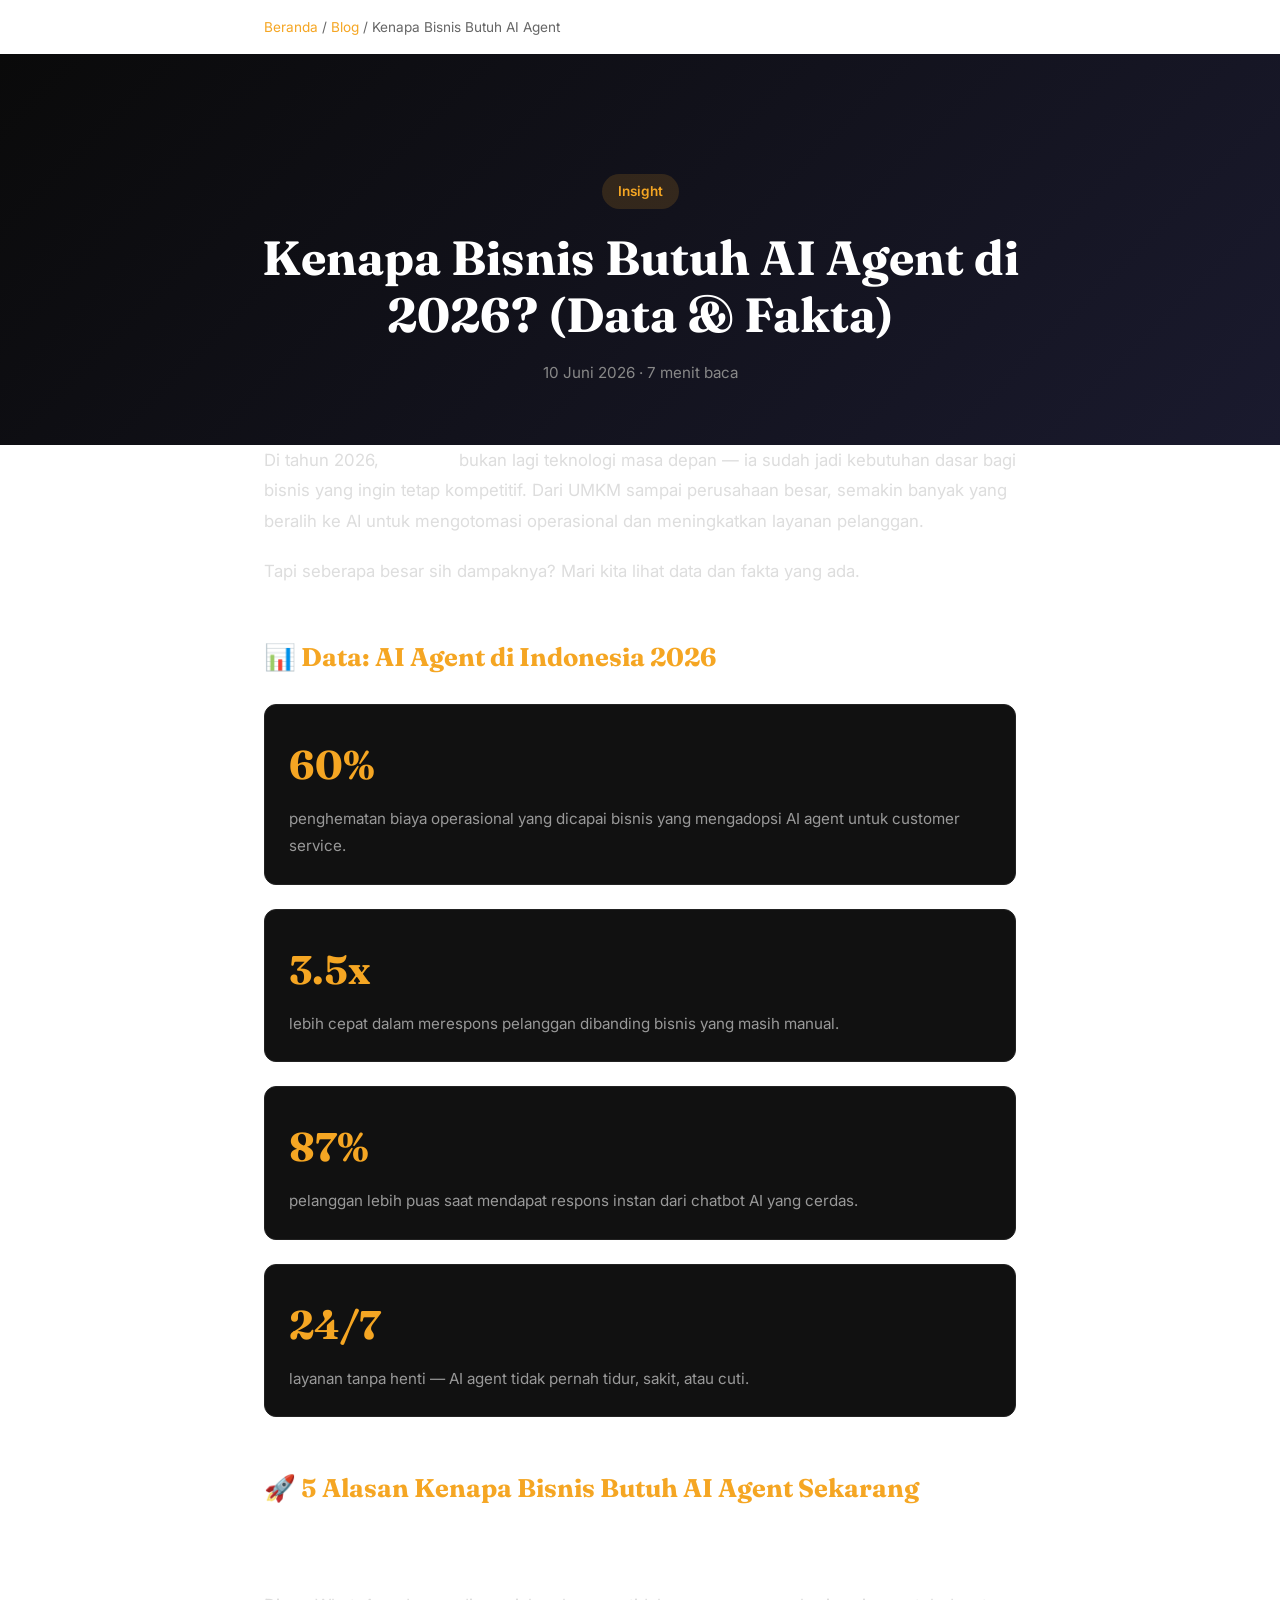
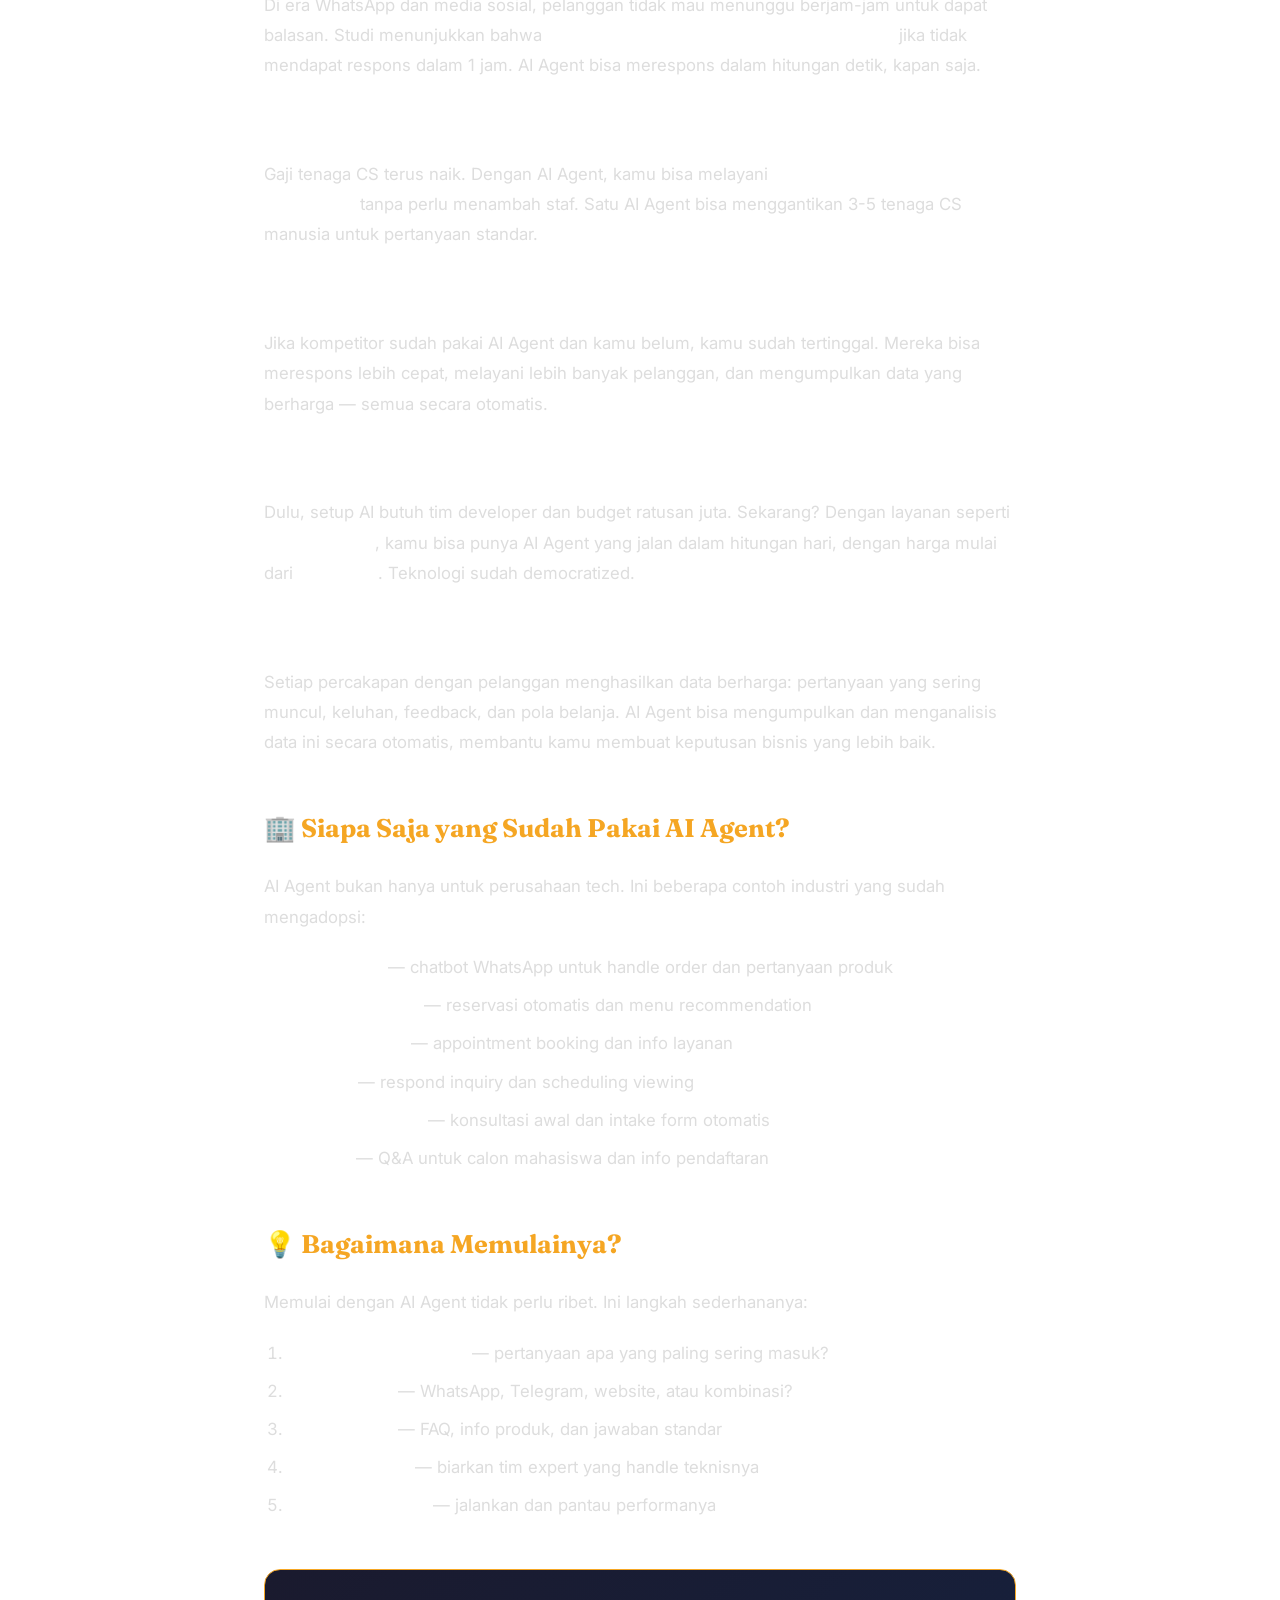
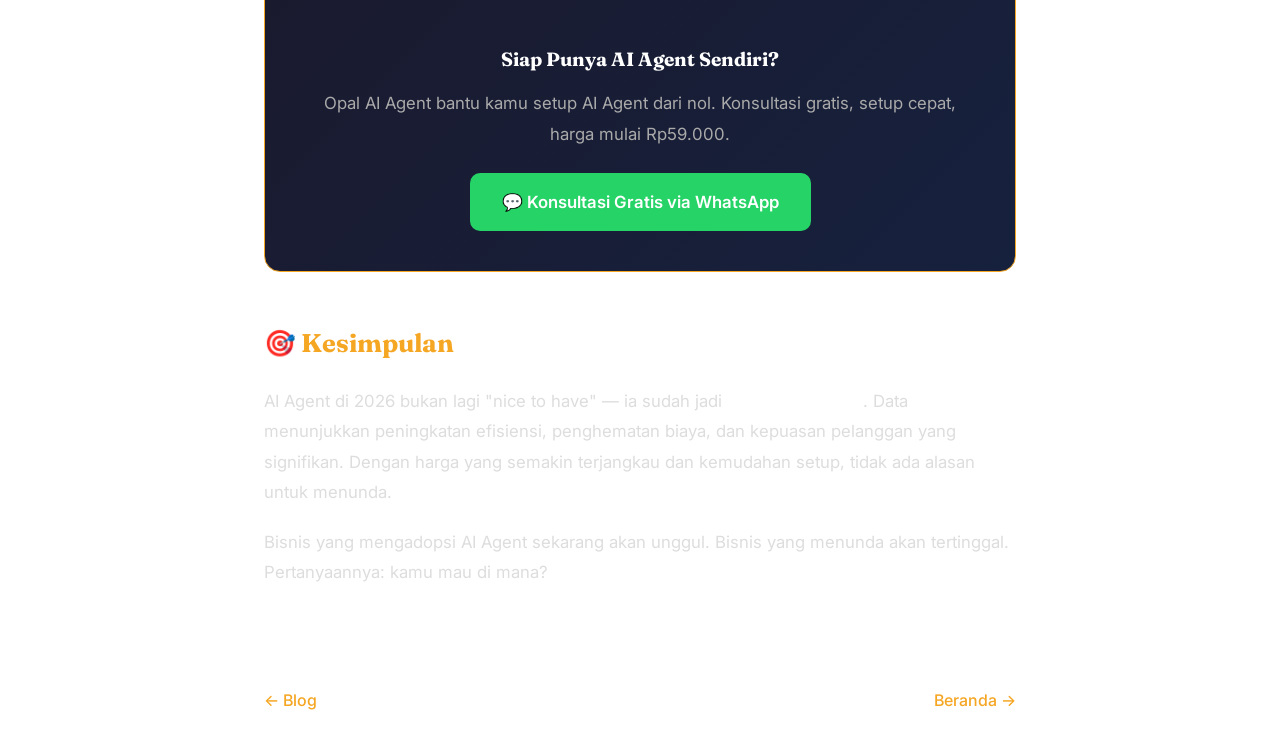
<file: blog/kenapa-bisnis-butuh-ai-agent-2026.html>
<!DOCTYPE html>
<html lang="id">

<head>
    <meta charset="UTF-8">
    <meta name="viewport" content="width=device-width, initial-scale=1.0">
    <meta name="description"
        content="Kenapa bisnis butuh AI Agent di 2026? Data menunjukkan bisnis yang pakai AI agent hemat biaya operasional hingga 60%. Pelajari tren dan fakta terbaru.">
    <meta name="keywords"
        content="AI agent 2026, tren AI bisnis, manfaat AI agent, otomasi bisnis Indonesia, AI customer service, chatbot bisnis 2026, teknologi AI UMKM">
    <title>Kenapa Bisnis Butuh AI Agent di 2026? (Data & Fakta) — Opal AI Agent</title>
    <link rel="canonical" href="https://opalagent.my.id/blog/kenapa-bisnis-butuh-ai-agent-2026.html">
    <meta property="og:type" content="article">
    <meta property="og:url" content="https://opalagent.my.id/blog/kenapa-bisnis-butuh-ai-agent-2026.html">
    <meta property="og:title" content="Kenapa Bisnis Butuh AI Agent di 2026? (Data & Fakta)">
    <meta property="og:description" content="Data menunjukkan bisnis yang pakai AI agent hemat biaya operasional hingga 60%. Pelajari tren AI agent terbaru.">
    <meta property="og:image" content="https://opalagent.my.id/logo.png">
    <meta property="article:published_time" content="2026-06-10T00:00:00+07:00">
    <link rel="preconnect" href="https://fonts.googleapis.com">
    <link rel="preconnect" href="https://fonts.gstatic.com" crossorigin>
    <link href="https://fonts.googleapis.com/css2?family=Inter:wght@300;400;500;600;700;800&family=Fraunces:wght@400;600;700&display=swap"
        rel="stylesheet">
    <link rel="stylesheet" href="../index.css">
    <link rel="icon" type="image/png" href="../logo.png">
    <script type="application/ld+json">
    {
        "@context": "https://schema.org",
        "@type": "Article",
        "headline": "Kenapa Bisnis Butuh AI Agent di 2026? (Data & Fakta)",
        "description": "Data menunjukkan bisnis yang pakai AI agent hemat biaya operasional hingga 60%. Pelajari tren dan fakta AI agent terbaru.",
        "author": {"@type": "Organization", "name": "Opal AI Agent"},
        "publisher": {"@type": "Organization", "name": "Opal AI Agent", "logo": {"@type": "ImageObject", "url": "https://opalagent.my.id/logo.png"}},
        "datePublished": "2026-06-10",
        "dateModified": "2026-06-10",
        "mainEntityOfPage": {"@type": "WebPage", "@id": "https://opalagent.my.id/blog/kenapa-bisnis-butuh-ai-agent-2026.html"}
    }
    </script>
    <script type="application/ld+json">
    {
        "@context": "https://schema.org",
        "@type": "BreadcrumbList",
        "itemListElement": [
            {"@type": "ListItem", "position": 1, "name": "Beranda", "item": "https://opalagent.my.id/"},
            {"@type": "ListItem", "position": 2, "name": "Blog", "item": "https://opalagent.my.id/blog/"},
            {"@type": "ListItem", "position": 3, "name": "Kenapa Bisnis Butuh AI Agent di 2026", "item": "https://opalagent.my.id/blog/kenapa-bisnis-butuh-ai-agent-2026.html"}
        ]
    }
    </script>
    <style>
        .article-hero {
            padding: 120px 0 60px;
            text-align: center;
            background: linear-gradient(135deg, #0a0a0a 0%, #1a1a2e 100%);
        }

        .article-hero .tag {
            display: inline-block;
            background: rgba(245, 166, 35, 0.15);
            color: #f5a623;
            font-size: 0.85rem;
            font-weight: 600;
            padding: 6px 16px;
            border-radius: 20px;
            margin-bottom: 20px;
        }

        .article-hero h1 {
            font-family: 'Fraunces', serif;
            font-size: clamp(1.8rem, 4vw, 3rem);
            color: #fff;
            max-width: 800px;
            margin: 0 auto 16px;
            line-height: 1.2;
        }

        .article-hero .meta {
            color: #888;
            font-size: 0.95rem;
        }

        .breadcrumb {
            max-width: 800px;
            margin: 0 auto;
            padding: 16px 24px;
            font-size: 0.85rem;
        }

        .breadcrumb a {
            color: #f5a623;
            text-decoration: none;
        }

        .breadcrumb span {
            color: #666;
        }

        .article-content {
            max-width: 800px;
            margin: 0 auto;
            padding: 0 24px 80px;
            color: #ddd;
            line-height: 1.8;
            font-size: 1.05rem;
        }

        .article-content h2 {
            font-family: 'Fraunces', serif;
            font-size: 1.6rem;
            color: #f5a623;
            margin: 48px 0 20px;
        }

        .article-content h3 {
            font-size: 1.2rem;
            color: #fff;
            margin: 32px 0 12px;
        }

        .article-content p {
            margin-bottom: 20px;
        }

        .article-content ul, .article-content ol {
            margin-bottom: 20px;
            padding-left: 24px;
        }

        .article-content li {
            margin-bottom: 8px;
        }

        .article-content strong {
            color: #fff;
        }

        .stat-card {
            background: #111;
            border: 1px solid #222;
            border-radius: 12px;
            padding: 24px;
            margin: 24px 0;
        }

        .stat-card .number {
            font-family: 'Fraunces', serif;
            font-size: 2.5rem;
            color: #f5a623;
            font-weight: 700;
        }

        .stat-card .label {
            color: #999;
            font-size: 0.95rem;
            margin-top: 4px;
        }

        .cta-box {
            background: linear-gradient(135deg, #1a1a2e, #16213e);
            border: 1px solid #f5a623;
            border-radius: 16px;
            padding: 40px;
            text-align: center;
            margin: 48px 0;
        }

        .cta-box h3 {
            font-family: 'Fraunces', serif;
            color: #fff;
            margin-bottom: 12px;
        }

        .cta-box p {
            color: #aaa;
            margin-bottom: 24px;
        }

        .cta-box a {
            display: inline-block;
            background: #25D366;
            color: #fff;
            font-weight: 600;
            padding: 14px 32px;
            border-radius: 10px;
            text-decoration: none;
            font-size: 1.05rem;
        }

        .cta-box a:hover {
            background: #20bd5a;
        }

        .footer-nav {
            max-width: 800px;
            margin: 0 auto;
            padding: 0 24px 40px;
            display: flex;
            justify-content: space-between;
        }

        .footer-nav a {
            color: #f5a623;
            text-decoration: none;
            font-weight: 500;
        }

        .footer-nav a:hover {
            text-decoration: underline;
        }
    </style>
</head>

<body>
    <nav class="breadcrumb">
        <a href="../">Beranda</a> <span>/</span> <a href="./">Blog</a> <span>/</span> <span>Kenapa Bisnis Butuh AI Agent</span>
    </nav>

    <section class="article-hero">
        <span class="tag">Insight</span>
        <h1>Kenapa Bisnis Butuh AI Agent di 2026? (Data & Fakta)</h1>
        <p class="meta">10 Juni 2026 · 7 menit baca</p>
    </section>

    <article class="article-content">
        <p>
            Di tahun 2026, <strong>AI Agent</strong> bukan lagi teknologi masa depan — ia sudah jadi kebutuhan dasar bagi bisnis yang ingin tetap kompetitif. Dari UMKM sampai perusahaan besar, semakin banyak yang beralih ke AI untuk mengotomasi operasional dan meningkatkan layanan pelanggan.
        </p>
        <p>
            Tapi seberapa besar sih dampaknya? Mari kita lihat data dan fakta yang ada.
        </p>

        <h2>📊 Data: AI Agent di Indonesia 2026</h2>

        <div class="stat-card">
            <div class="number">60%</div>
            <div class="label">penghematan biaya operasional yang dicapai bisnis yang mengadopsi AI agent untuk customer service.</div>
        </div>

        <div class="stat-card">
            <div class="number">3.5x</div>
            <div class="label">lebih cepat dalam merespons pelanggan dibanding bisnis yang masih manual.</div>
        </div>

        <div class="stat-card">
            <div class="number">87%</div>
            <div class="label">pelanggan lebih puas saat mendapat respons instan dari chatbot AI yang cerdas.</div>
        </div>

        <div class="stat-card">
            <div class="number">24/7</div>
            <div class="label">layanan tanpa henti — AI agent tidak pernah tidur, sakit, atau cuti.</div>
        </div>

        <h2>🚀 5 Alasan Kenapa Bisnis Butuh AI Agent Sekarang</h2>

        <h3>1. Pelanggan Mengharapkan Respons Instan</h3>
        <p>
            Di era WhatsApp dan media sosial, pelanggan tidak mau menunggu berjam-jam untuk dapat balasan. Studi menunjukkan bahwa <strong>53% pelanggan akan beralih ke kompetitor</strong> jika tidak mendapat respons dalam 1 jam. AI Agent bisa merespons dalam hitungan detik, kapan saja.
        </p>

        <h3>2. Biaya Operasional Meningkat</h3>
        <p>
            Gaji tenaga CS terus naik. Dengan AI Agent, kamu bisa melayani <strong>ribuan pelanggan secara bersamaan</strong> tanpa perlu menambah staf. Satu AI Agent bisa menggantikan 3-5 tenaga CS manusia untuk pertanyaan standar.
        </p>

        <h3>3. Kompetitor Sudah Mulai Pakai</h3>
        <p>
            Jika kompetitor sudah pakai AI Agent dan kamu belum, kamu sudah tertinggal. Mereka bisa merespons lebih cepat, melayani lebih banyak pelanggan, dan mengumpulkan data yang berharga — semua secara otomatis.
        </p>

        <h3>4. Teknologi Makin Mudah Diakses</h3>
        <p>
            Dulu, setup AI butuh tim developer dan budget ratusan juta. Sekarang? Dengan layanan seperti <strong>Opal AI Agent</strong>, kamu bisa punya AI Agent yang jalan dalam hitungan hari, dengan harga mulai dari <strong>Rp59.000</strong>. Teknologi sudah democratized.
        </p>

        <h3>5. Data = Emas</h3>
        <p>
            Setiap percakapan dengan pelanggan menghasilkan data berharga: pertanyaan yang sering muncul, keluhan, feedback, dan pola belanja. AI Agent bisa mengumpulkan dan menganalisis data ini secara otomatis, membantu kamu membuat keputusan bisnis yang lebih baik.
        </p>

        <h2>🏢 Siapa Saja yang Sudah Pakai AI Agent?</h2>
        <p>
            AI Agent bukan hanya untuk perusahaan tech. Ini beberapa contoh industri yang sudah mengadopsi:
        </p>
        <ul>
            <li><strong>Toko Online</strong> — chatbot WhatsApp untuk handle order dan pertanyaan produk</li>
            <li><strong>Restoran & Kafe</strong> — reservasi otomatis dan menu recommendation</li>
            <li><strong>Klinik & Dokter</strong> — appointment booking dan info layanan</li>
            <li><strong>Properti</strong> — respond inquiry dan scheduling viewing</li>
            <li><strong>Jasa Profesional</strong> — konsultasi awal dan intake form otomatis</li>
            <li><strong>Edukasi</strong> — Q&A untuk calon mahasiswa dan info pendaftaran</li>
        </ul>

        <h2>💡 Bagaimana Memulainya?</h2>
        <p>
            Memulai dengan AI Agent tidak perlu ribet. Ini langkah sederhananya:
        </p>
        <ol>
            <li><strong>Identifikasi kebutuhan</strong> — pertanyaan apa yang paling sering masuk?</li>
            <li><strong>Pilih platform</strong> — WhatsApp, Telegram, website, atau kombinasi?</li>
            <li><strong>Siapkan data</strong> — FAQ, info produk, dan jawaban standar</li>
            <li><strong>Setup & testing</strong> — biarkan tim expert yang handle teknisnya</li>
            <li><strong>Launch & monitor</strong> — jalankan dan pantau performanya</li>
        </ol>

        <div class="cta-box">
            <h3>Siap Punya AI Agent Sendiri?</h3>
            <p>Opal AI Agent bantu kamu setup AI Agent dari nol. Konsultasi gratis, setup cepat, harga mulai Rp59.000.</p>
            <a href="https://wa.me/6285669130605?text=Halo%20Opal,%20saya%20tertarik%20setup%20AI%20Agent%20untuk%20bisnis%20saya">
                💬 Konsultasi Gratis via WhatsApp
            </a>
        </div>

        <h2>🎯 Kesimpulan</h2>
        <p>
            AI Agent di 2026 bukan lagi "nice to have" — ia sudah jadi <strong>kebutuhan bisnis</strong>. Data menunjukkan peningkatan efisiensi, penghematan biaya, dan kepuasan pelanggan yang signifikan. Dengan harga yang semakin terjangkau dan kemudahan setup, tidak ada alasan untuk menunda.
        </p>
        <p>
            Bisnis yang mengadopsi AI Agent sekarang akan unggul. Bisnis yang menunda akan tertinggal. Pertanyaannya: kamu mau di mana?
        </p>
    </article>

    <div class="footer-nav">
        <a href="./">← Blog</a>
        <a href="../">Beranda →</a>
    </div>
</body>

</html>
</file>
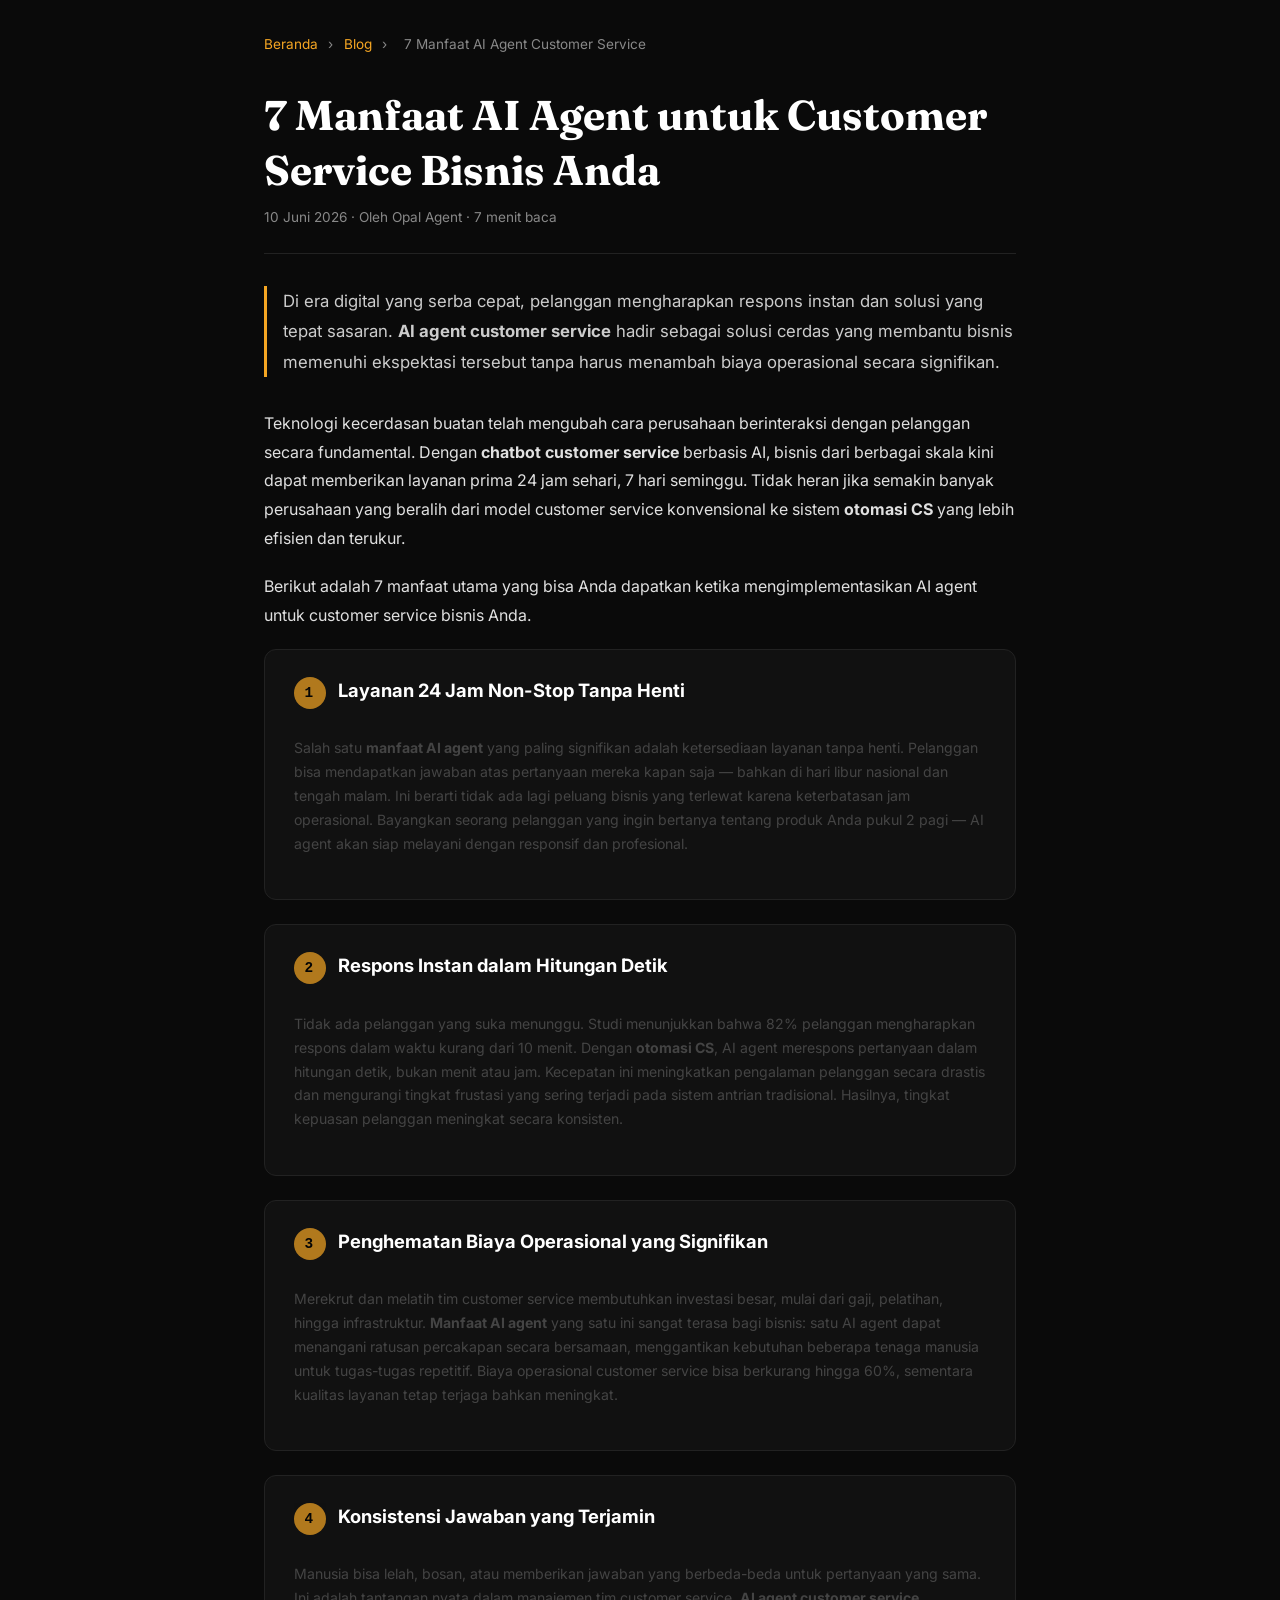
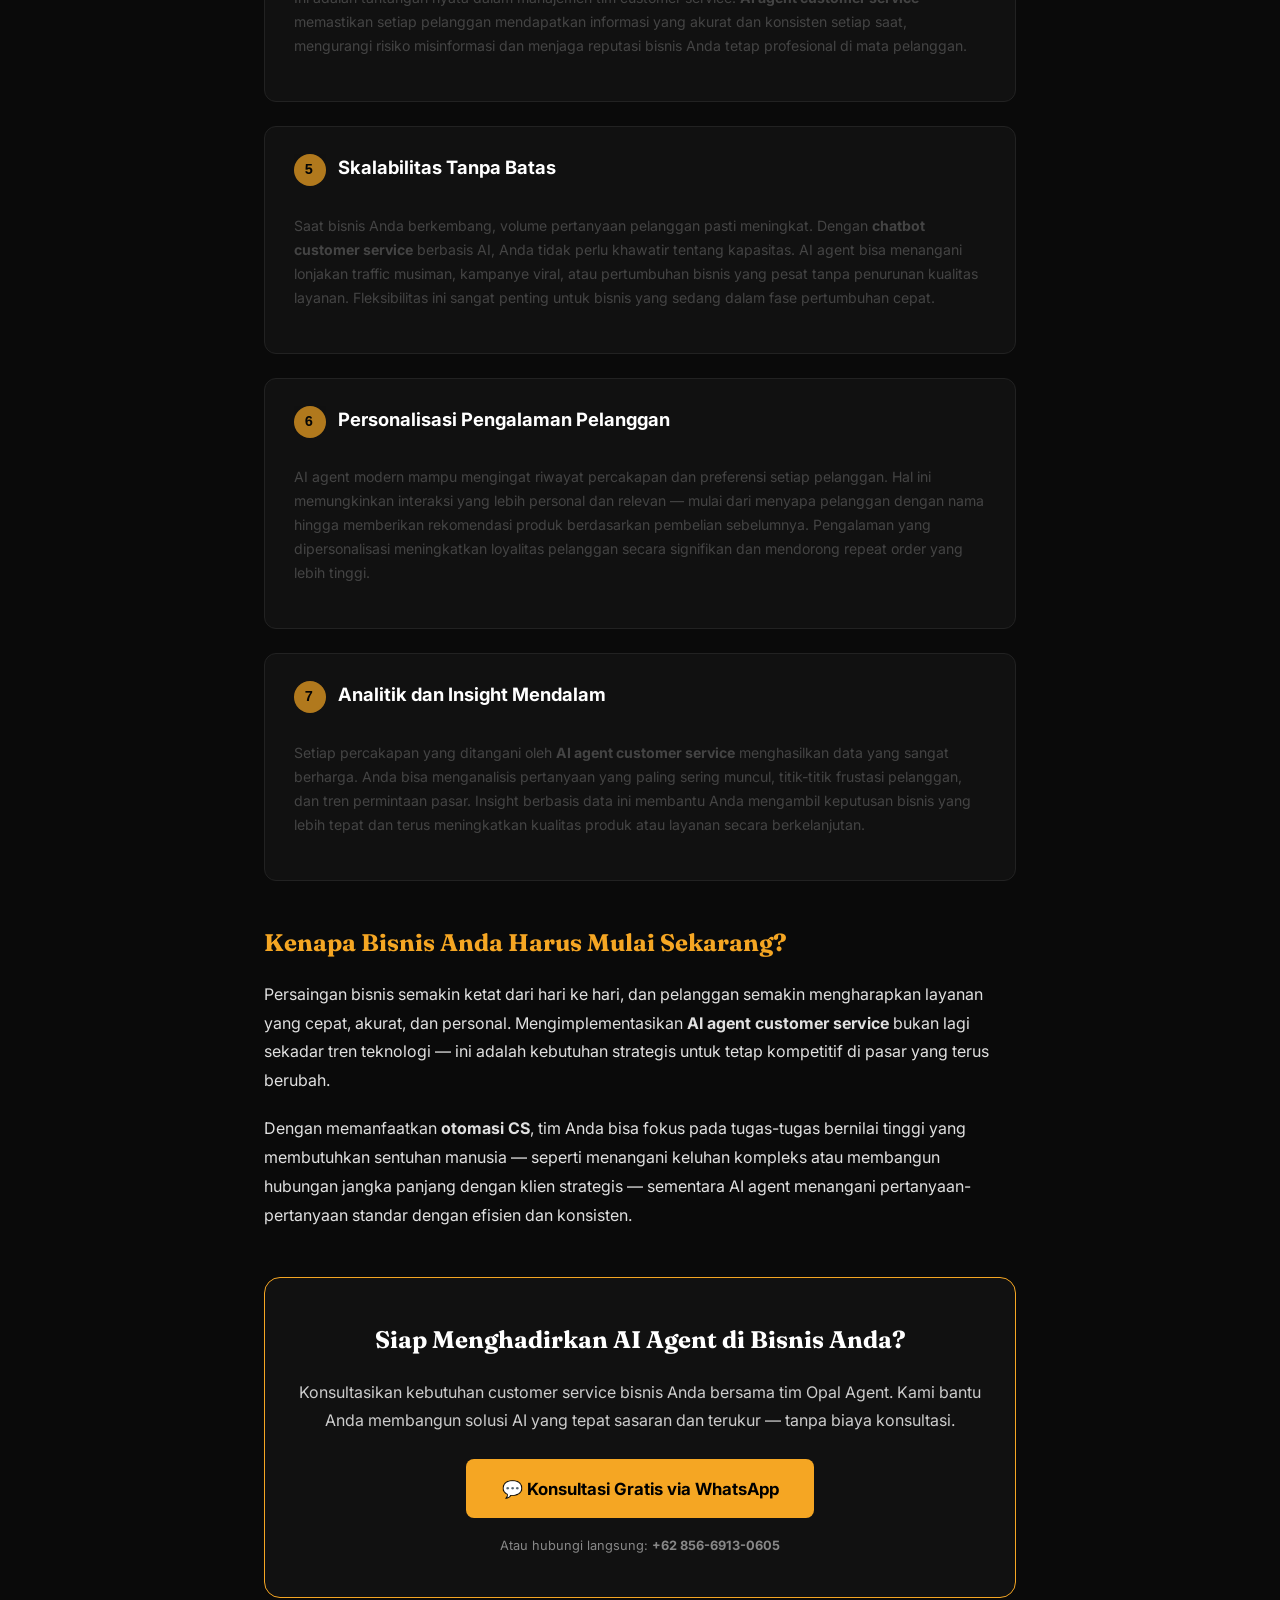
<file: blog/manfaat-ai-agent-customer-service.html>
<!DOCTYPE html>
<html lang="id">
<head>
    <meta charset="UTF-8">
    <meta name="viewport" content="width=device-width, initial-scale=1.0">
    <title>7 Manfaat AI Agent untuk Customer Service Bisnis Anda | Opal Agent</title>
    <meta name="description" content="Temukan 7 manfaat AI agent customer service untuk bisnis Anda. Tingkatkan responsivitas, efisiensi, dan kepuasan pelanggan dengan otomasi CS berbasis AI.">
    <meta name="keywords" content="AI agent customer service, manfaat AI agent, chatbot customer service, otomasi CS, AI untuk bisnis">
    <meta name="author" content="Opal Agent">
    <meta name="robots" content="index, follow">
    <link rel="canonical" href="https://opalagent.my.id/blog/manfaat-ai-agent-customer-service.html">

    <!-- Open Graph -->
    <meta property="og:title" content="7 Manfaat AI Agent untuk Customer Service Bisnis Anda">
    <meta property="og:description" content="Temukan 7 manfaat AI agent customer service untuk bisnis Anda. Tingkatkan responsivitas, efisiensi, dan kepuasan pelanggan.">
    <meta property="og:type" content="article">
    <meta property="og:url" content="https://opalagent.my.id/blog/manfaat-ai-agent-customer-service.html">
    <meta property="og:site_name" content="Opal Agent">
    <meta property="og:locale" content="id_ID">

    <!-- Twitter Card -->
    <meta name="twitter:card" content="summary_large_image">
    <meta name="twitter:title" content="7 Manfaat AI Agent untuk Customer Service Bisnis Anda">
    <meta name="twitter:description" content="Temukan 7 manfaat AI agent customer service untuk bisnis Anda.">

    <!-- Fonts -->
    <link rel="preconnect" href="https://fonts.googleapis.com">
    <link rel="preconnect" href="https://fonts.gstatic.com" crossorigin>
    <link href="https://fonts.googleapis.com/css2?family=Inter:wght@400;500;600;700&family=Fraunces:opsz,wght@9..144,400;9..144,700&display=swap" rel="stylesheet">
    <link rel="stylesheet" href="../index.css">

    <!-- Article Structured Data -->
    <script type="application/ld+json">
    {
        "@context": "https://schema.org",
        "@type": "Article",
        "headline": "7 Manfaat AI Agent untuk Customer Service Bisnis Anda",
        "description": "Temukan 7 manfaat AI agent customer service untuk bisnis Anda. Tingkatkan responsivitas, efisiensi, dan kepuasan pelanggan dengan otomasi CS berbasis AI.",
        "author": {
            "@type": "Organization",
            "name": "Opal Agent",
            "url": "https://opalagent.my.id"
        },
        "publisher": {
            "@type": "Organization",
            "name": "Opal Agent",
            "url": "https://opalagent.my.id"
        },
        "datePublished": "2026-06-10",
        "dateModified": "2026-06-10",
        "mainEntityOfPage": {
            "@type": "WebPage",
            "@id": "https://opalagent.my.id/blog/manfaat-ai-agent-customer-service.html"
        },
        "keywords": ["AI agent customer service", "manfaat AI agent", "chatbot customer service", "otomasi CS"]
    }
    </script>

    <!-- BreadcrumbList Structured Data -->
    <script type="application/ld+json">
    {
        "@context": "https://schema.org",
        "@type": "BreadcrumbList",
        "itemListElement": [
            { "@type": "ListItem", "position": 1, "name": "Beranda", "item": "https://opalagent.my.id/" },
            { "@type": "ListItem", "position": 2, "name": "Blog", "item": "https://opalagent.my.id/blog/" },
            { "@type": "ListItem", "position": 3, "name": "7 Manfaat AI Agent untuk Customer Service", "item": "https://opalagent.my.id/blog/manfaat-ai-agent-customer-service.html" }
        ]
    }
    </script>

    <style>
        :root {
            --bg: #0a0a0a;
            --card: #111111;
            --accent: #f5a623;
            --text: #e0e0e0;
            --text-muted: #888888;
            --border: #222222;
        }

        body {
            background: var(--bg);
            color: var(--text);
            font-family: 'Inter', sans-serif;
            line-height: 1.8;
            margin: 0;
            padding: 0;
        }

        .breadcrumb {
            max-width: 800px;
            margin: 2rem auto 0;
            padding: 0 1.5rem;
            font-size: 0.85rem;
            color: var(--text-muted);
        }
        .breadcrumb a {
            color: var(--accent);
            text-decoration: none;
        }
        .breadcrumb a:hover { text-decoration: underline; }
        .breadcrumb span { margin: 0 0.4rem; }

        article {
            max-width: 800px;
            margin: 0 auto;
            padding: 2rem 1.5rem 4rem;
        }

        article h1 {
            font-family: 'Fraunces', serif;
            font-size: clamp(1.8rem, 4vw, 2.6rem);
            color: #fff;
            line-height: 1.3;
            margin-bottom: 0.5rem;
        }

        .article-meta {
            color: var(--text-muted);
            font-size: 0.85rem;
            margin-bottom: 2rem;
            padding-bottom: 1.5rem;
            border-bottom: 1px solid var(--border);
        }

        article h2 {
            font-family: 'Fraunces', serif;
            font-size: 1.5rem;
            color: var(--accent);
            margin-top: 2.5rem;
            margin-bottom: 1rem;
        }

        article h3 {
            font-size: 1.15rem;
            color: #fff;
            margin-top: 1.8rem;
            margin-bottom: 0.6rem;
        }

        article p { margin-bottom: 1.2rem; }

        .intro {
            font-size: 1.05rem;
            color: #ccc;
            border-left: 3px solid var(--accent);
            padding-left: 1rem;
            margin-bottom: 2rem;
        }

        .benefit-card {
            background: var(--card);
            border: 1px solid var(--border);
            border-radius: 12px;
            padding: 1.5rem 1.8rem;
            margin-bottom: 1.5rem;
            transition: border-color 0.3s;
        }
        .benefit-card:hover { border-color: var(--accent); }

        .benefit-number {
            display: inline-block;
            background: var(--accent);
            color: #000;
            font-weight: 700;
            width: 32px;
            height: 32px;
            border-radius: 50%;
            text-align: center;
            line-height: 32px;
            margin-right: 0.5rem;
            font-size: 0.9rem;
        }

        .benefit-card h3 { margin-top: 0; }

        ul {
            padding-left: 1.2rem;
            margin-bottom: 1.2rem;
        }
        ul li {
            margin-bottom: 0.5rem;
            color: var(--text);
        }

        .cta-section {
            background: var(--card);
            border: 1px solid var(--accent);
            border-radius: 16px;
            padding: 2.5rem 2rem;
            text-align: center;
            margin-top: 3rem;
        }
        .cta-section h2 {
            margin-top: 0;
            color: #fff;
        }
        .cta-section p {
            color: #ccc;
            margin-bottom: 1.5rem;
        }
        .cta-btn {
            display: inline-block;
            background: var(--accent);
            color: #000;
            font-weight: 700;
            font-size: 1.05rem;
            padding: 0.9rem 2.2rem;
            border-radius: 8px;
            text-decoration: none;
            transition: opacity 0.3s;
        }
        .cta-btn:hover { opacity: 0.85; }

        @media (max-width: 600px) {
            .benefit-card { padding: 1.2rem; }
            .cta-section { padding: 2rem 1.2rem; }
        }
    </style>
</head>
<body>

    <!-- Breadcrumb Navigation -->
    <nav class="breadcrumb" aria-label="Breadcrumb">
        <a href="../index.html">Beranda</a>
        <span>›</span>
        <a href="../blog/">Blog</a>
        <span>›</span>
        <span>7 Manfaat AI Agent Customer Service</span>
    </nav>

    <article>
        <h1>7 Manfaat AI Agent untuk Customer Service Bisnis Anda</h1>
        <div class="article-meta">
            <time datetime="2026-06-10">10 Juni 2026</time> &middot; Oleh Opal Agent &middot; 7 menit baca
        </div>

        <p class="intro">Di era digital yang serba cepat, pelanggan mengharapkan respons instan dan solusi yang tepat sasaran. <strong>AI agent customer service</strong> hadir sebagai solusi cerdas yang membantu bisnis memenuhi ekspektasi tersebut tanpa harus menambah biaya operasional secara signifikan.</p>

        <p>Teknologi kecerdasan buatan telah mengubah cara perusahaan berinteraksi dengan pelanggan secara fundamental. Dengan <strong>chatbot customer service</strong> berbasis AI, bisnis dari berbagai skala kini dapat memberikan layanan prima 24 jam sehari, 7 hari seminggu. Tidak heran jika semakin banyak perusahaan yang beralih dari model customer service konvensional ke sistem <strong>otomasi CS</strong> yang lebih efisien dan terukur.</p>

        <p>Berikut adalah 7 manfaat utama yang bisa Anda dapatkan ketika mengimplementasikan AI agent untuk customer service bisnis Anda.</p>

        <!-- Benefit 1 -->
        <div class="benefit-card">
            <h3><span class="benefit-number">1</span> Layanan 24 Jam Non-Stop Tanpa Henti</h3>
            <p>Salah satu <strong>manfaat AI agent</strong> yang paling signifikan adalah ketersediaan layanan tanpa henti. Pelanggan bisa mendapatkan jawaban atas pertanyaan mereka kapan saja — bahkan di hari libur nasional dan tengah malam. Ini berarti tidak ada lagi peluang bisnis yang terlewat karena keterbatasan jam operasional. Bayangkan seorang pelanggan yang ingin bertanya tentang produk Anda pukul 2 pagi — AI agent akan siap melayani dengan responsif dan profesional.</p>
        </div>

        <!-- Benefit 2 -->
        <div class="benefit-card">
            <h3><span class="benefit-number">2</span> Respons Instan dalam Hitungan Detik</h3>
            <p>Tidak ada pelanggan yang suka menunggu. Studi menunjukkan bahwa 82% pelanggan mengharapkan respons dalam waktu kurang dari 10 menit. Dengan <strong>otomasi CS</strong>, AI agent merespons pertanyaan dalam hitungan detik, bukan menit atau jam. Kecepatan ini meningkatkan pengalaman pelanggan secara drastis dan mengurangi tingkat frustasi yang sering terjadi pada sistem antrian tradisional. Hasilnya, tingkat kepuasan pelanggan meningkat secara konsisten.</p>
        </div>

        <!-- Benefit 3 -->
        <div class="benefit-card">
            <h3><span class="benefit-number">3</span> Penghematan Biaya Operasional yang Signifikan</h3>
            <p>Merekrut dan melatih tim customer service membutuhkan investasi besar, mulai dari gaji, pelatihan, hingga infrastruktur. <strong>Manfaat AI agent</strong> yang satu ini sangat terasa bagi bisnis: satu AI agent dapat menangani ratusan percakapan secara bersamaan, menggantikan kebutuhan beberapa tenaga manusia untuk tugas-tugas repetitif. Biaya operasional customer service bisa berkurang hingga 60%, sementara kualitas layanan tetap terjaga bahkan meningkat.</p>
        </div>

        <!-- Benefit 4 -->
        <div class="benefit-card">
            <h3><span class="benefit-number">4</span> Konsistensi Jawaban yang Terjamin</h3>
            <p>Manusia bisa lelah, bosan, atau memberikan jawaban yang berbeda-beda untuk pertanyaan yang sama. Ini adalah tantangan nyata dalam manajemen tim customer service. <strong>AI agent customer service</strong> memastikan setiap pelanggan mendapatkan informasi yang akurat dan konsisten setiap saat, mengurangi risiko misinformasi dan menjaga reputasi bisnis Anda tetap profesional di mata pelanggan.</p>
        </div>

        <!-- Benefit 5 -->
        <div class="benefit-card">
            <h3><span class="benefit-number">5</span> Skalabilitas Tanpa Batas</h3>
            <p>Saat bisnis Anda berkembang, volume pertanyaan pelanggan pasti meningkat. Dengan <strong>chatbot customer service</strong> berbasis AI, Anda tidak perlu khawatir tentang kapasitas. AI agent bisa menangani lonjakan traffic musiman, kampanye viral, atau pertumbuhan bisnis yang pesat tanpa penurunan kualitas layanan. Fleksibilitas ini sangat penting untuk bisnis yang sedang dalam fase pertumbuhan cepat.</p>
        </div>

        <!-- Benefit 6 -->
        <div class="benefit-card">
            <h3><span class="benefit-number">6</span> Personalisasi Pengalaman Pelanggan</h3>
            <p>AI agent modern mampu mengingat riwayat percakapan dan preferensi setiap pelanggan. Hal ini memungkinkan interaksi yang lebih personal dan relevan — mulai dari menyapa pelanggan dengan nama hingga memberikan rekomendasi produk berdasarkan pembelian sebelumnya. Pengalaman yang dipersonalisasi meningkatkan loyalitas pelanggan secara signifikan dan mendorong repeat order yang lebih tinggi.</p>
        </div>

        <!-- Benefit 7 -->
        <div class="benefit-card">
            <h3><span class="benefit-number">7</span> Analitik dan Insight Mendalam</h3>
            <p>Setiap percakapan yang ditangani oleh <strong>AI agent customer service</strong> menghasilkan data yang sangat berharga. Anda bisa menganalisis pertanyaan yang paling sering muncul, titik-titik frustasi pelanggan, dan tren permintaan pasar. Insight berbasis data ini membantu Anda mengambil keputusan bisnis yang lebih tepat dan terus meningkatkan kualitas produk atau layanan secara berkelanjutan.</p>
        </div>

        <h2>Kenapa Bisnis Anda Harus Mulai Sekarang?</h2>
        <p>Persaingan bisnis semakin ketat dari hari ke hari, dan pelanggan semakin mengharapkan layanan yang cepat, akurat, dan personal. Mengimplementasikan <strong>AI agent customer service</strong> bukan lagi sekadar tren teknologi — ini adalah kebutuhan strategis untuk tetap kompetitif di pasar yang terus berubah.</p>
        <p>Dengan memanfaatkan <strong>otomasi CS</strong>, tim Anda bisa fokus pada tugas-tugas bernilai tinggi yang membutuhkan sentuhan manusia — seperti menangani keluhan kompleks atau membangun hubungan jangka panjang dengan klien strategis — sementara AI agent menangani pertanyaan-pertanyaan standar dengan efisien dan konsisten.</p>

        <!-- CTA Section -->
        <div class="cta-section">
            <h2>Siap Menghadirkan AI Agent di Bisnis Anda?</h2>
            <p>Konsultasikan kebutuhan customer service bisnis Anda bersama tim Opal Agent. Kami bantu Anda membangun solusi AI yang tepat sasaran dan terukur — tanpa biaya konsultasi.</p>
            <a href="https://wa.me/6285669130605?text=Halo%2C%20saya%20tertarik%20dengan%20AI%20agent%20customer%20service%20untuk%20bisnis%20saya" class="cta-btn" target="_blank" rel="noopener">
                💬 Konsultasi Gratis via WhatsApp
            </a>
            <p style="font-size:0.8rem;color:var(--text-muted);margin-top:1rem;margin-bottom:0;">Atau hubungi langsung: <strong>+62 856-6913-0605</strong></p>
        </div>
    </article>

</body>
</html>
</file>
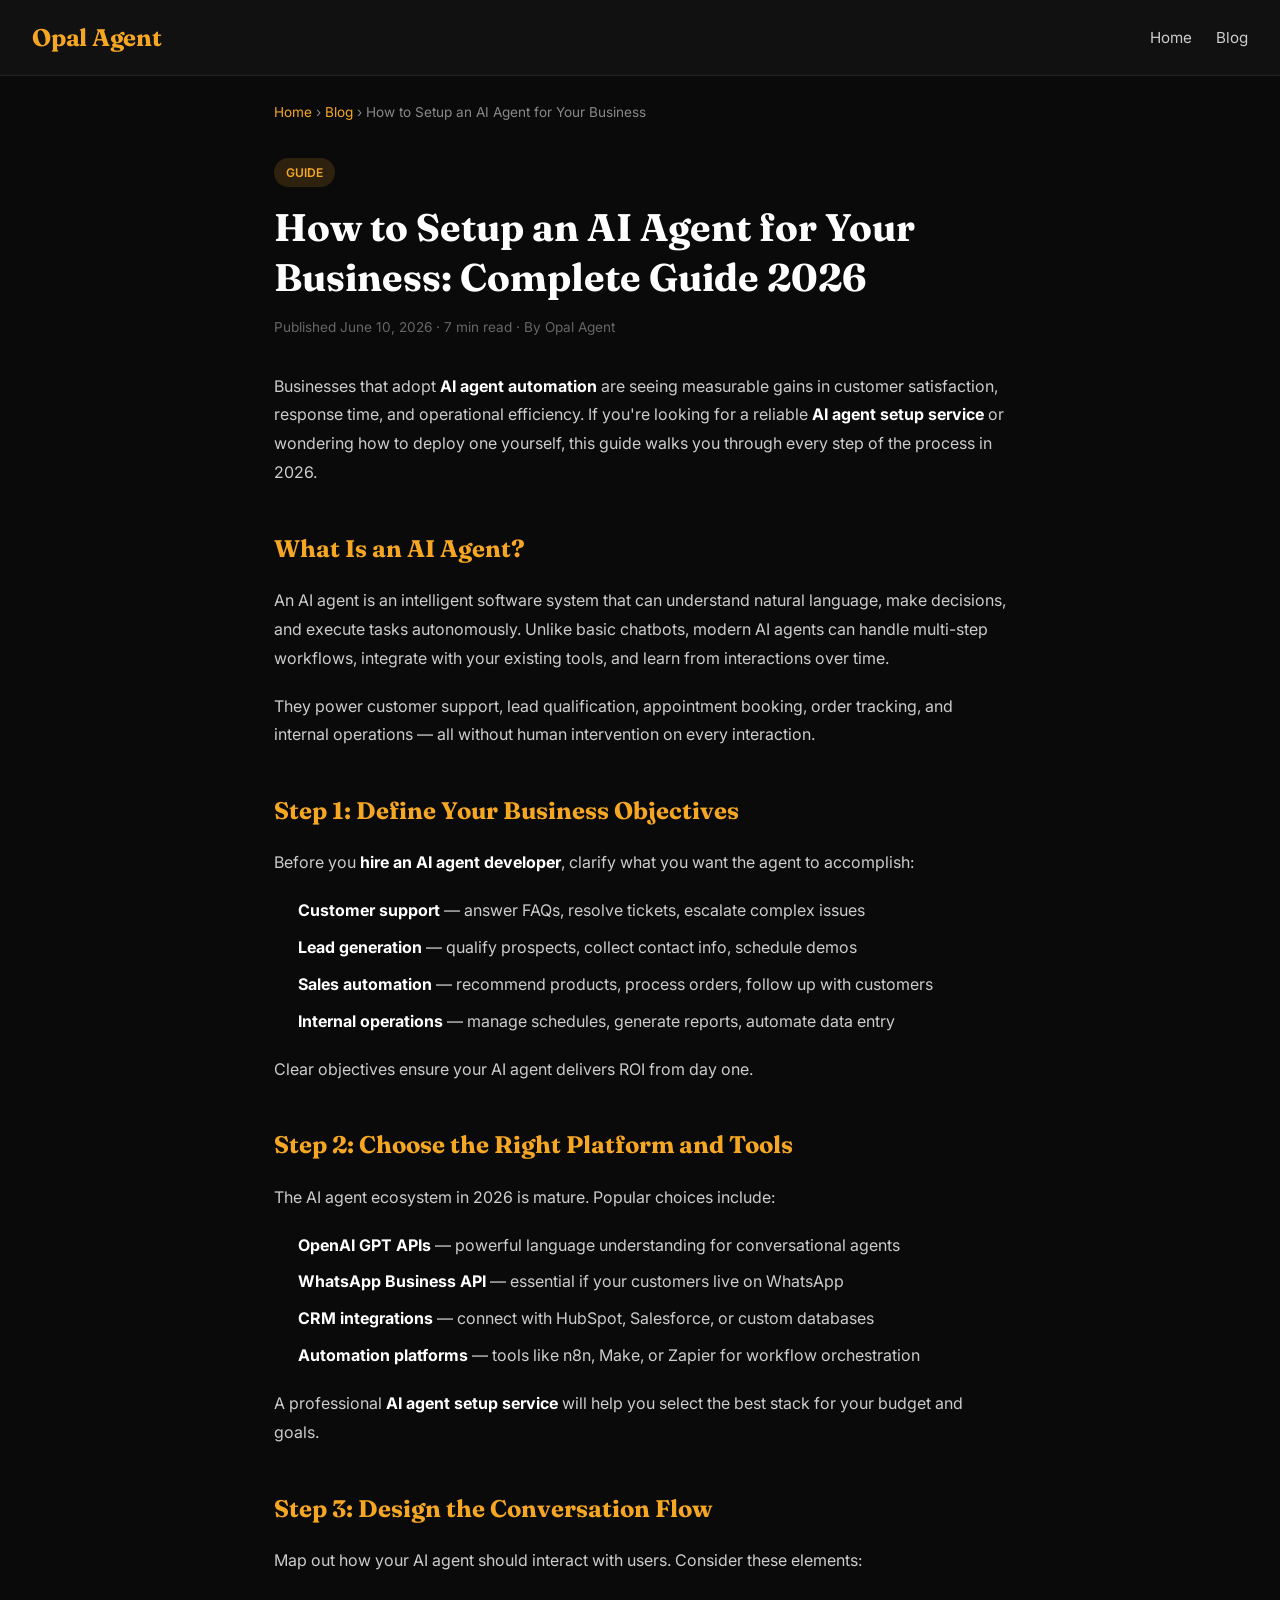
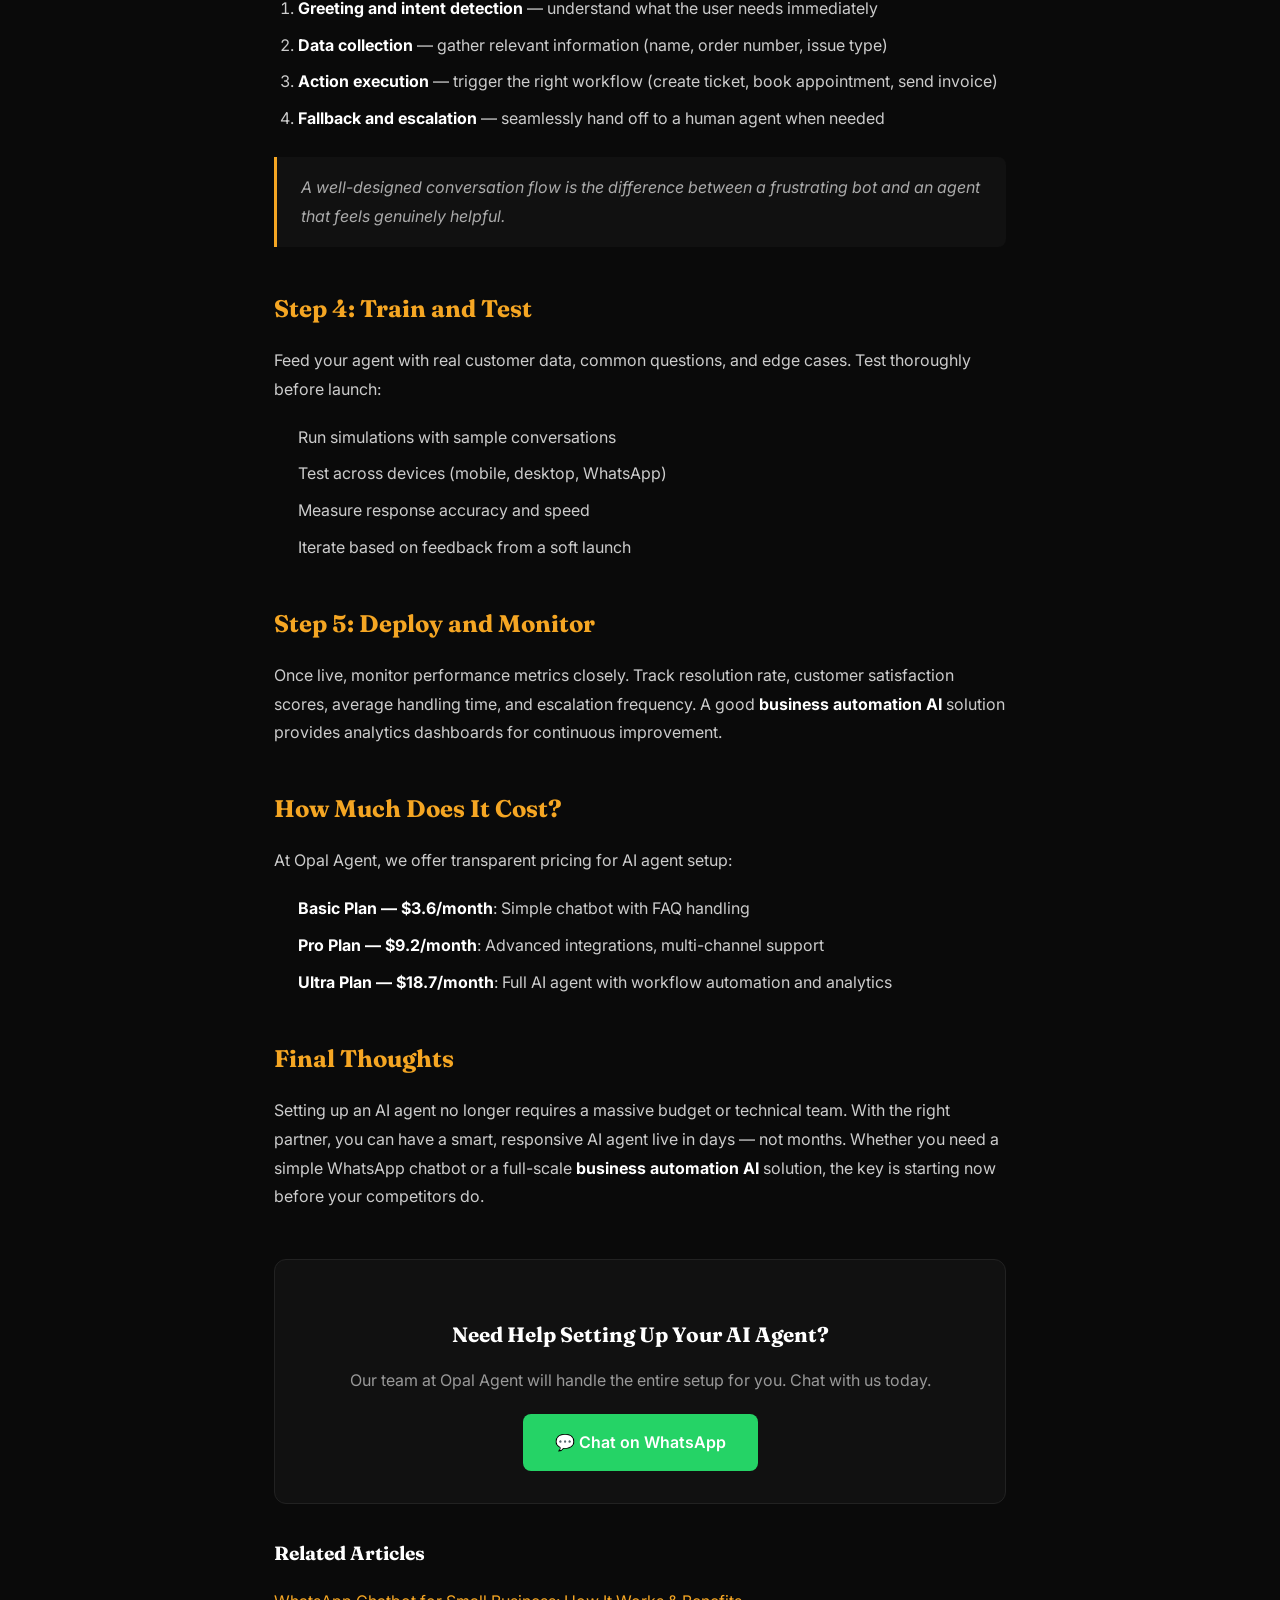
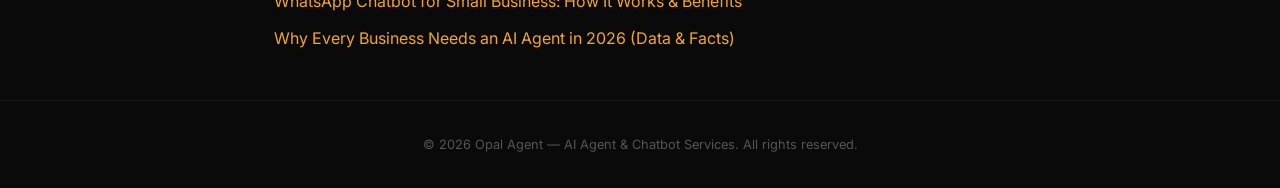
<file: en/blog/how-to-setup-ai-agent-for-business.html>
<!DOCTYPE html>
<html lang="en">
<head>
    <meta charset="UTF-8">
    <meta name="viewport" content="width=device-width, initial-scale=1.0">
    <title>How to Setup an AI Agent for Your Business: Complete Guide 2026 | Opal Agent</title>
    <meta name="description" content="Learn how to setup an AI agent for your business in 2026. Step-by-step guide covering tools, integration, costs, and best practices for business automation AI.">
    <meta name="keywords" content="AI agent setup service, hire AI agent developer, business automation AI, AI agent for business">
    <meta name="author" content="Opal Agent">
    <link rel="canonical" href="https://opalagent.my.id/en/blog/how-to-setup-ai-agent-for-business.html">
    <link rel="alternate" hreflang="en" href="https://opalagent.my.id/en/blog/how-to-setup-ai-agent-for-business.html">
    <link rel="alternate" hreflang="id" href="https://opalagent.my.id/blog/how-to-setup-ai-agent-for-business.html">
    <link rel="alternate" hreflang="x-default" href="https://opalagent.my.id/en/blog/how-to-setup-ai-agent-for-business.html">
    <meta property="og:title" content="How to Setup an AI Agent for Your Business: Complete Guide 2026">
    <meta property="og:description" content="Learn how to setup an AI agent for your business in 2026. Step-by-step guide covering tools, integration, costs, and best practices.">
    <meta property="og:url" content="https://opalagent.my.id/en/blog/how-to-setup-ai-agent-for-business.html">
    <meta property="og:type" content="article">
    <meta property="og:site_name" content="Opal Agent">
    <link rel="stylesheet" href="../../index.css">
    <link rel="preconnect" href="https://fonts.googleapis.com">
    <link href="https://fonts.googleapis.com/css2?family=Inter:wght@400;500;600;700&family=Fraunces:wght@600;700&display=swap" rel="stylesheet">
    <script type="application/ld+json">
    {
        "@context": "https://schema.org",
        "@type": "Article",
        "headline": "How to Setup an AI Agent for Your Business: Complete Guide 2026",
        "description": "Learn how to setup an AI agent for your business in 2026. Step-by-step guide covering tools, integration, costs, and best practices for business automation AI.",
        "author": { "@type": "Organization", "name": "Opal Agent" },
        "publisher": { "@type": "Organization", "name": "Opal Agent", "url": "https://opalagent.my.id" },
        "datePublished": "2026-06-10",
        "dateModified": "2026-06-10",
        "url": "https://opalagent.my.id/en/blog/how-to-setup-ai-agent-for-business.html",
        "mainEntityOfPage": "https://opalagent.my.id/en/blog/how-to-setup-ai-agent-for-business.html"
    }
    </script>
    <style>
        * { margin: 0; padding: 0; box-sizing: border-box; }
        body { background: #0a0a0a; color: #e0e0e0; font-family: 'Inter', sans-serif; line-height: 1.8; }
        a { color: #f5a623; text-decoration: none; transition: color 0.3s; }
        a:hover { color: #ffd700; }
        .nav { background: #111; padding: 1rem 2rem; display: flex; justify-content: space-between; align-items: center; border-bottom: 1px solid #222; position: sticky; top: 0; z-index: 100; }
        .nav-logo { font-family: 'Fraunces', serif; font-size: 1.5rem; color: #f5a623; font-weight: 700; }
        .nav-links { display: flex; gap: 1.5rem; list-style: none; }
        .nav-links a { color: #ccc; font-size: 0.95rem; }
        .nav-links a:hover { color: #f5a623; }
        .breadcrumb { max-width: 780px; margin: 1.5rem auto 0; padding: 0 1.5rem; font-size: 0.85rem; color: #888; }
        .breadcrumb a { color: #f5a623; }
        .article-header { max-width: 780px; margin: 2rem auto 0; padding: 0 1.5rem; }
        .article-header .tag { display: inline-block; background: rgba(245, 166, 35, 0.15); color: #f5a623; font-size: 0.75rem; font-weight: 600; padding: 0.25rem 0.75rem; border-radius: 20px; margin-bottom: 1rem; text-transform: uppercase; }
        .article-header h1 { font-family: 'Fraunces', serif; font-size: 2.4rem; color: #fff; margin-bottom: 0.75rem; line-height: 1.3; }
        .article-header .meta { color: #666; font-size: 0.85rem; }
        .article-body { max-width: 780px; margin: 2rem auto; padding: 0 1.5rem; }
        .article-body h2 { font-family: 'Fraunces', serif; font-size: 1.5rem; color: #f5a623; margin: 2.5rem 0 1rem; }
        .article-body h3 { font-size: 1.15rem; color: #fff; margin: 1.5rem 0 0.75rem; }
        .article-body p { margin-bottom: 1.2rem; color: #ccc; }
        .article-body ul, .article-body ol { margin: 0 0 1.2rem 1.5rem; color: #ccc; }
        .article-body li { margin-bottom: 0.5rem; }
        .article-body strong { color: #fff; }
        .article-body blockquote { border-left: 3px solid #f5a623; padding: 1rem 1.5rem; background: #111; border-radius: 0 8px 8px 0; margin: 1.5rem 0; color: #aaa; font-style: italic; }
        .cta-box { background: #111; border: 1px solid #222; border-radius: 12px; padding: 2rem; text-align: center; margin: 3rem 0 2rem; }
        .cta-box h3 { font-family: 'Fraunces', serif; color: #fff; font-size: 1.3rem; margin-bottom: 0.75rem; }
        .cta-box p { color: #999; margin-bottom: 1.2rem; }
        .cta-btn { display: inline-block; background: #25D366; color: #fff; padding: 0.9rem 2rem; border-radius: 8px; font-weight: 600; font-size: 1rem; }
        .cta-btn:hover { background: #20ba5a; color: #fff; }
        .related { max-width: 780px; margin: 0 auto 3rem; padding: 0 1.5rem; }
        .related h3 { font-family: 'Fraunces', serif; color: #fff; margin-bottom: 1rem; font-size: 1.2rem; }
        .related a { display: block; color: #f5a623; margin-bottom: 0.5rem; }
        footer { text-align: center; padding: 2rem; color: #555; font-size: 0.8rem; border-top: 1px solid #1a1a1a; }
    </style>
</head>
<body>

<nav class="nav">
    <a href="../../" class="nav-logo">Opal Agent</a>
    <ul class="nav-links">
        <li><a href="../../">Home</a></li>
        <li><a href="./">Blog</a></li>
    </ul>
</nav>

<div class="breadcrumb">
    <a href="../../">Home</a> &rsaquo; <a href="./">Blog</a> &rsaquo; <span>How to Setup an AI Agent for Your Business</span>
</div>

<header class="article-header">
    <span class="tag">Guide</span>
    <h1>How to Setup an AI Agent for Your Business: Complete Guide 2026</h1>
    <div class="meta">Published June 10, 2026 &middot; 7 min read &middot; By Opal Agent</div>
</header>

<article class="article-body">

    <p>Businesses that adopt <strong>AI agent automation</strong> are seeing measurable gains in customer satisfaction, response time, and operational efficiency. If you're looking for a reliable <strong>AI agent setup service</strong> or wondering how to deploy one yourself, this guide walks you through every step of the process in 2026.</p>

    <h2>What Is an AI Agent?</h2>
    <p>An AI agent is an intelligent software system that can understand natural language, make decisions, and execute tasks autonomously. Unlike basic chatbots, modern AI agents can handle multi-step workflows, integrate with your existing tools, and learn from interactions over time.</p>
    <p>They power customer support, lead qualification, appointment booking, order tracking, and internal operations &mdash; all without human intervention on every interaction.</p>

    <h2>Step 1: Define Your Business Objectives</h2>
    <p>Before you <strong>hire an AI agent developer</strong>, clarify what you want the agent to accomplish:</p>
    <ul>
        <li><strong>Customer support</strong> &mdash; answer FAQs, resolve tickets, escalate complex issues</li>
        <li><strong>Lead generation</strong> &mdash; qualify prospects, collect contact info, schedule demos</li>
        <li><strong>Sales automation</strong> &mdash; recommend products, process orders, follow up with customers</li>
        <li><strong>Internal operations</strong> &mdash; manage schedules, generate reports, automate data entry</li>
    </ul>
    <p>Clear objectives ensure your AI agent delivers ROI from day one.</p>

    <h2>Step 2: Choose the Right Platform and Tools</h2>
    <p>The AI agent ecosystem in 2026 is mature. Popular choices include:</p>
    <ul>
        <li><strong>OpenAI GPT APIs</strong> &mdash; powerful language understanding for conversational agents</li>
        <li><strong>WhatsApp Business API</strong> &mdash; essential if your customers live on WhatsApp</li>
        <li><strong>CRM integrations</strong> &mdash; connect with HubSpot, Salesforce, or custom databases</li>
        <li><strong>Automation platforms</strong> &mdash; tools like n8n, Make, or Zapier for workflow orchestration</li>
    </ul>
    <p>A professional <strong>AI agent setup service</strong> will help you select the best stack for your budget and goals.</p>

    <h2>Step 3: Design the Conversation Flow</h2>
    <p>Map out how your AI agent should interact with users. Consider these elements:</p>
    <ol>
        <li><strong>Greeting and intent detection</strong> &mdash; understand what the user needs immediately</li>
        <li><strong>Data collection</strong> &mdash; gather relevant information (name, order number, issue type)</li>
        <li><strong>Action execution</strong> &mdash; trigger the right workflow (create ticket, book appointment, send invoice)</li>
        <li><strong>Fallback and escalation</strong> &mdash; seamlessly hand off to a human agent when needed</li>
    </ol>
    <blockquote>A well-designed conversation flow is the difference between a frustrating bot and an agent that feels genuinely helpful.</blockquote>

    <h2>Step 4: Train and Test</h2>
    <p>Feed your agent with real customer data, common questions, and edge cases. Test thoroughly before launch:</p>
    <ul>
        <li>Run simulations with sample conversations</li>
        <li>Test across devices (mobile, desktop, WhatsApp)</li>
        <li>Measure response accuracy and speed</li>
        <li>Iterate based on feedback from a soft launch</li>
    </ul>

    <h2>Step 5: Deploy and Monitor</h2>
    <p>Once live, monitor performance metrics closely. Track resolution rate, customer satisfaction scores, average handling time, and escalation frequency. A good <strong>business automation AI</strong> solution provides analytics dashboards for continuous improvement.</p>

    <h2>How Much Does It Cost?</h2>
    <p>At Opal Agent, we offer transparent pricing for AI agent setup:</p>
    <ul>
        <li><strong>Basic Plan &mdash; $3.6/month</strong>: Simple chatbot with FAQ handling</li>
        <li><strong>Pro Plan &mdash; $9.2/month</strong>: Advanced integrations, multi-channel support</li>
        <li><strong>Ultra Plan &mdash; $18.7/month</strong>: Full AI agent with workflow automation and analytics</li>
    </ul>

    <h2>Final Thoughts</h2>
    <p>Setting up an AI agent no longer requires a massive budget or technical team. With the right partner, you can have a smart, responsive AI agent live in days &mdash; not months. Whether you need a simple WhatsApp chatbot or a full-scale <strong>business automation AI</strong> solution, the key is starting now before your competitors do.</p>

    <div class="cta-box">
        <h3>Need Help Setting Up Your AI Agent?</h3>
        <p>Our team at Opal Agent will handle the entire setup for you. Chat with us today.</p>
        <a href="https://wa.me/6289670660605?text=Hi%20Opal%20Agent!%20I%20want%20to%20set%20up%20an%20AI%20agent%20for%20my%20business." class="cta-btn" target="_blank" rel="noopener">💬 Chat on WhatsApp</a>
    </div>

</article>

<div class="related">
    <h3>Related Articles</h3>
    <a href="whatsapp-chatbot-for-small-business.html">WhatsApp Chatbot for Small Business: How It Works &amp; Benefits</a>
    <a href="why-businesses-need-ai-agents-2026.html">Why Every Business Needs an AI Agent in 2026 (Data &amp; Facts)</a>
</div>

<footer>
    &copy; 2026 Opal Agent &mdash; AI Agent & Chatbot Services. All rights reserved.
</footer>

</body>
</html>
</file>
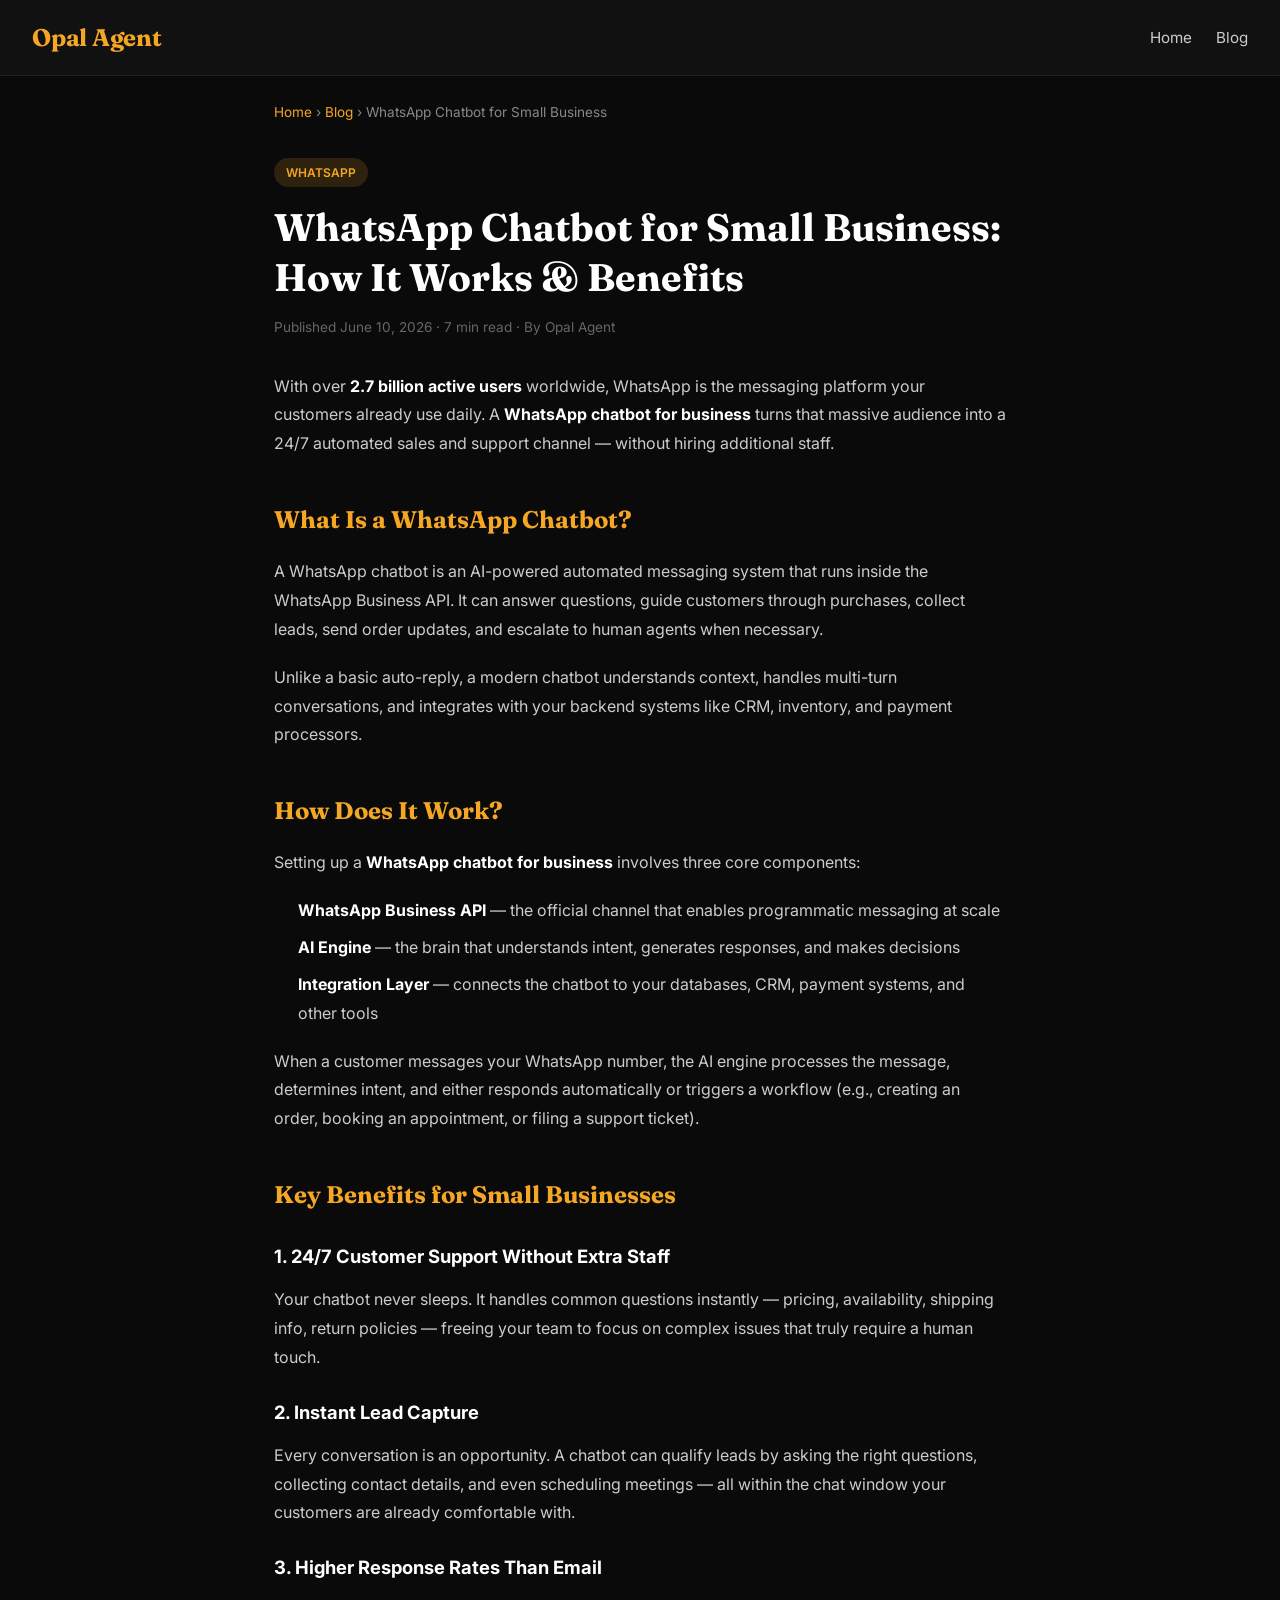
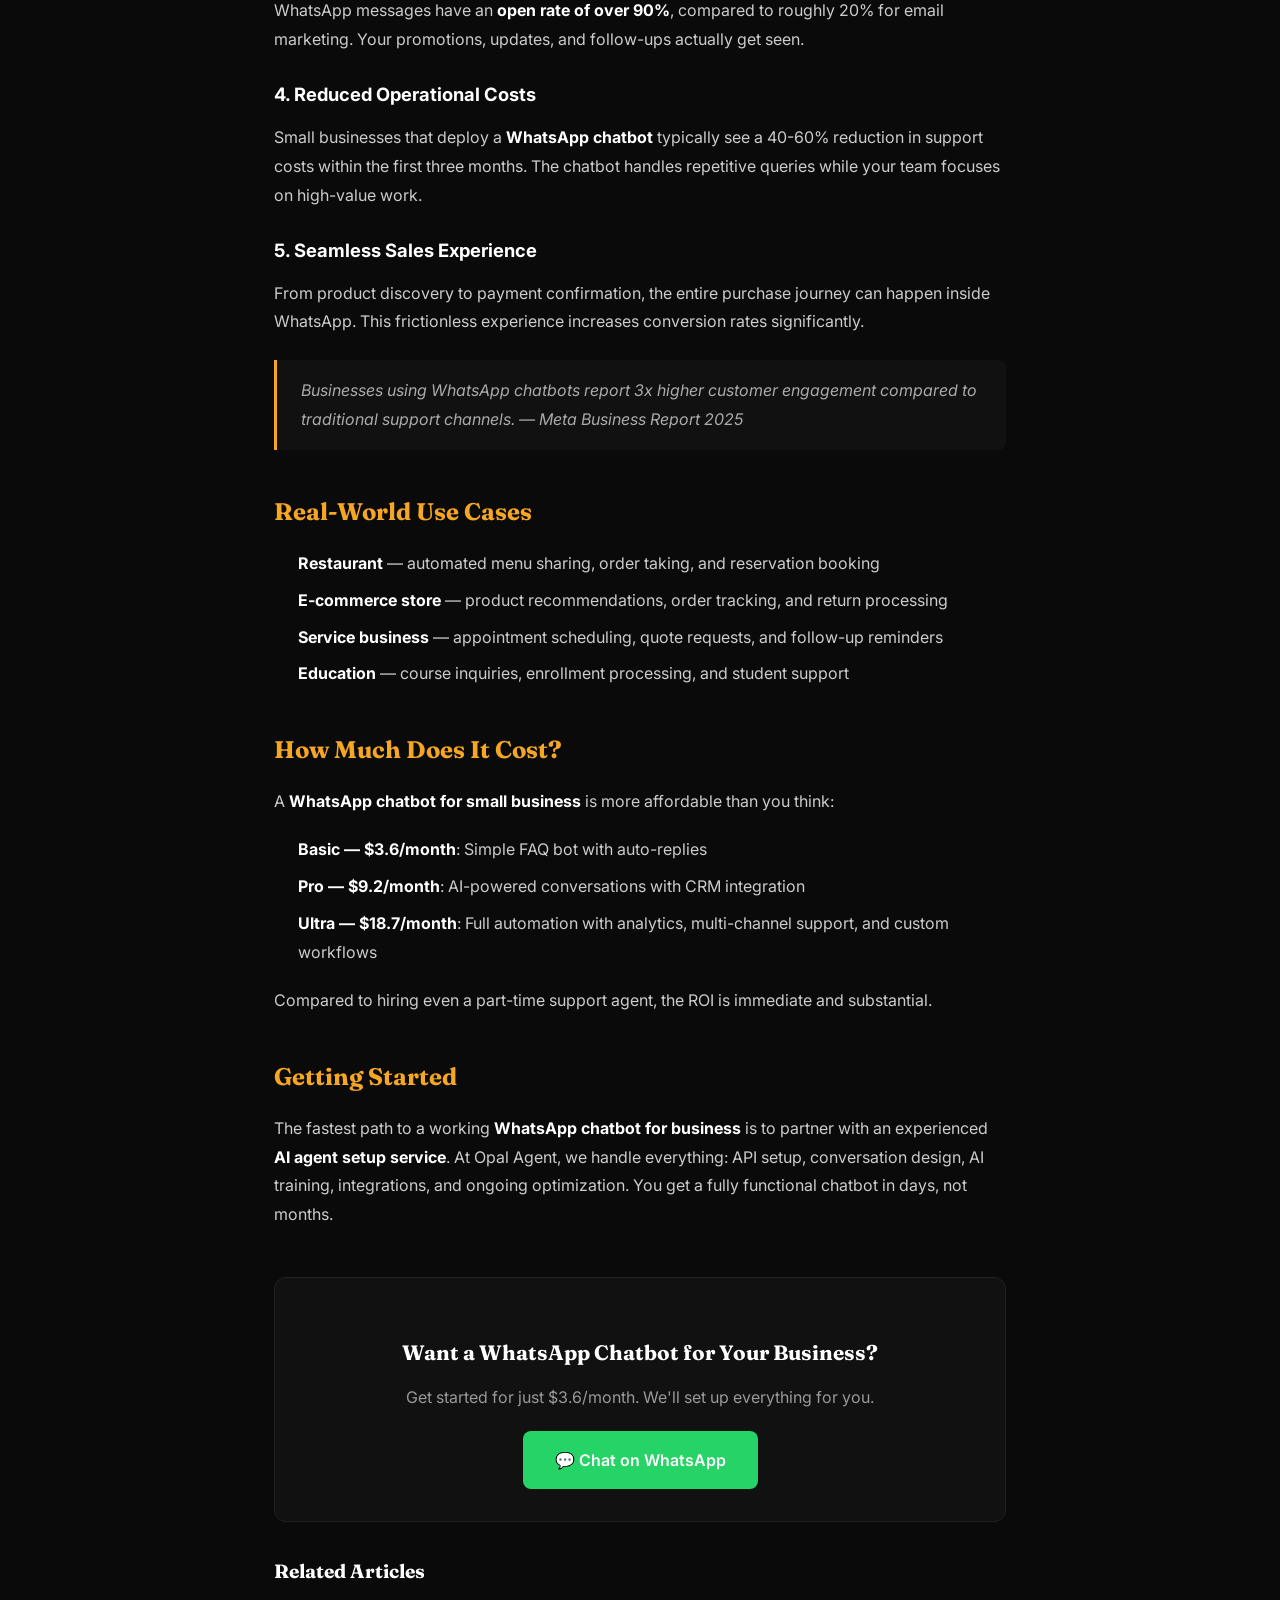
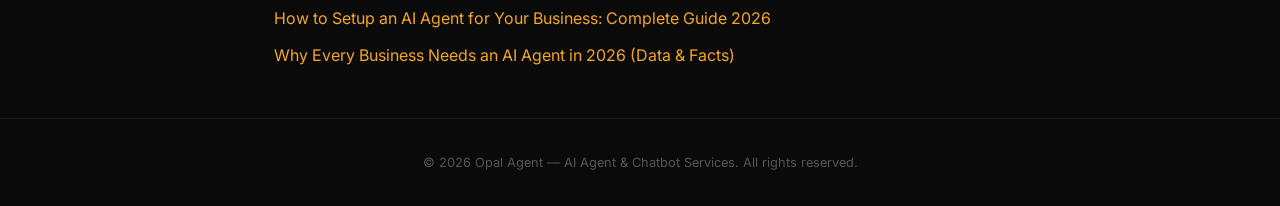
<file: en/blog/whatsapp-chatbot-for-small-business.html>
<!DOCTYPE html>
<html lang="en">
<head>
    <meta charset="UTF-8">
    <meta name="viewport" content="width=device-width, initial-scale=1.0">
    <title>WhatsApp Chatbot for Small Business: How It Works & Benefits | Opal Agent</title>
    <meta name="description" content="Discover how a WhatsApp chatbot for business automates replies, captures leads, and boosts sales. Learn the benefits and how to get started for under $10/month.">
    <meta name="keywords" content="WhatsApp chatbot business, WhatsApp chatbot small business, AI agent setup service, business automation AI">
    <meta name="author" content="Opal Agent">
    <link rel="canonical" href="https://opalagent.my.id/en/blog/whatsapp-chatbot-for-small-business.html">
    <link rel="alternate" hreflang="en" href="https://opalagent.my.id/en/blog/whatsapp-chatbot-for-small-business.html">
    <link rel="alternate" hreflang="id" href="https://opalagent.my.id/blog/whatsapp-chatbot-for-small-business.html">
    <link rel="alternate" hreflang="x-default" href="https://opalagent.my.id/en/blog/whatsapp-chatbot-for-small-business.html">
    <meta property="og:title" content="WhatsApp Chatbot for Small Business: How It Works & Benefits">
    <meta property="og:description" content="Discover how a WhatsApp chatbot for business automates replies, captures leads, and boosts sales.">
    <meta property="og:url" content="https://opalagent.my.id/en/blog/whatsapp-chatbot-for-small-business.html">
    <meta property="og:type" content="article">
    <meta property="og:site_name" content="Opal Agent">
    <link rel="stylesheet" href="../../index.css">
    <link rel="preconnect" href="https://fonts.googleapis.com">
    <link href="https://fonts.googleapis.com/css2?family=Inter:wght@400;500;600;700&family=Fraunces:wght@600;700&display=swap" rel="stylesheet">
    <script type="application/ld+json">
    {
        "@context": "https://schema.org",
        "@type": "Article",
        "headline": "WhatsApp Chatbot for Small Business: How It Works & Benefits",
        "description": "Discover how a WhatsApp chatbot for business automates replies, captures leads, and boosts sales.",
        "author": { "@type": "Organization", "name": "Opal Agent" },
        "publisher": { "@type": "Organization", "name": "Opal Agent", "url": "https://opalagent.my.id" },
        "datePublished": "2026-06-10",
        "dateModified": "2026-06-10",
        "url": "https://opalagent.my.id/en/blog/whatsapp-chatbot-for-small-business.html",
        "mainEntityOfPage": "https://opalagent.my.id/en/blog/whatsapp-chatbot-for-small-business.html"
    }
    </script>
    <style>
        * { margin: 0; padding: 0; box-sizing: border-box; }
        body { background: #0a0a0a; color: #e0e0e0; font-family: 'Inter', sans-serif; line-height: 1.8; }
        a { color: #f5a623; text-decoration: none; transition: color 0.3s; }
        a:hover { color: #ffd700; }
        .nav { background: #111; padding: 1rem 2rem; display: flex; justify-content: space-between; align-items: center; border-bottom: 1px solid #222; position: sticky; top: 0; z-index: 100; }
        .nav-logo { font-family: 'Fraunces', serif; font-size: 1.5rem; color: #f5a623; font-weight: 700; }
        .nav-links { display: flex; gap: 1.5rem; list-style: none; }
        .nav-links a { color: #ccc; font-size: 0.95rem; }
        .nav-links a:hover { color: #f5a623; }
        .breadcrumb { max-width: 780px; margin: 1.5rem auto 0; padding: 0 1.5rem; font-size: 0.85rem; color: #888; }
        .breadcrumb a { color: #f5a623; }
        .article-header { max-width: 780px; margin: 2rem auto 0; padding: 0 1.5rem; }
        .article-header .tag { display: inline-block; background: rgba(245, 166, 35, 0.15); color: #f5a623; font-size: 0.75rem; font-weight: 600; padding: 0.25rem 0.75rem; border-radius: 20px; margin-bottom: 1rem; text-transform: uppercase; }
        .article-header h1 { font-family: 'Fraunces', serif; font-size: 2.4rem; color: #fff; margin-bottom: 0.75rem; line-height: 1.3; }
        .article-header .meta { color: #666; font-size: 0.85rem; }
        .article-body { max-width: 780px; margin: 2rem auto; padding: 0 1.5rem; }
        .article-body h2 { font-family: 'Fraunces', serif; font-size: 1.5rem; color: #f5a623; margin: 2.5rem 0 1rem; }
        .article-body h3 { font-size: 1.15rem; color: #fff; margin: 1.5rem 0 0.75rem; }
        .article-body p { margin-bottom: 1.2rem; color: #ccc; }
        .article-body ul, .article-body ol { margin: 0 0 1.2rem 1.5rem; color: #ccc; }
        .article-body li { margin-bottom: 0.5rem; }
        .article-body strong { color: #fff; }
        .article-body blockquote { border-left: 3px solid #f5a623; padding: 1rem 1.5rem; background: #111; border-radius: 0 8px 8px 0; margin: 1.5rem 0; color: #aaa; font-style: italic; }
        .cta-box { background: #111; border: 1px solid #222; border-radius: 12px; padding: 2rem; text-align: center; margin: 3rem 0 2rem; }
        .cta-box h3 { font-family: 'Fraunces', serif; color: #fff; font-size: 1.3rem; margin-bottom: 0.75rem; }
        .cta-box p { color: #999; margin-bottom: 1.2rem; }
        .cta-btn { display: inline-block; background: #25D366; color: #fff; padding: 0.9rem 2rem; border-radius: 8px; font-weight: 600; font-size: 1rem; }
        .cta-btn:hover { background: #20ba5a; color: #fff; }
        .related { max-width: 780px; margin: 0 auto 3rem; padding: 0 1.5rem; }
        .related h3 { font-family: 'Fraunces', serif; color: #fff; margin-bottom: 1rem; font-size: 1.2rem; }
        .related a { display: block; color: #f5a623; margin-bottom: 0.5rem; }
        footer { text-align: center; padding: 2rem; color: #555; font-size: 0.8rem; border-top: 1px solid #1a1a1a; }
    </style>
</head>
<body>

<nav class="nav">
    <a href="../../" class="nav-logo">Opal Agent</a>
    <ul class="nav-links">
        <li><a href="../../">Home</a></li>
        <li><a href="./">Blog</a></li>
    </ul>
</nav>

<div class="breadcrumb">
    <a href="../../">Home</a> &rsaquo; <a href="./">Blog</a> &rsaquo; <span>WhatsApp Chatbot for Small Business</span>
</div>

<header class="article-header">
    <span class="tag">WhatsApp</span>
    <h1>WhatsApp Chatbot for Small Business: How It Works &amp; Benefits</h1>
    <div class="meta">Published June 10, 2026 &middot; 7 min read &middot; By Opal Agent</div>
</header>

<article class="article-body">

    <p>With over <strong>2.7 billion active users</strong> worldwide, WhatsApp is the messaging platform your customers already use daily. A <strong>WhatsApp chatbot for business</strong> turns that massive audience into a 24/7 automated sales and support channel &mdash; without hiring additional staff.</p>

    <h2>What Is a WhatsApp Chatbot?</h2>
    <p>A WhatsApp chatbot is an AI-powered automated messaging system that runs inside the WhatsApp Business API. It can answer questions, guide customers through purchases, collect leads, send order updates, and escalate to human agents when necessary.</p>
    <p>Unlike a basic auto-reply, a modern chatbot understands context, handles multi-turn conversations, and integrates with your backend systems like CRM, inventory, and payment processors.</p>

    <h2>How Does It Work?</h2>
    <p>Setting up a <strong>WhatsApp chatbot for business</strong> involves three core components:</p>
    <ul>
        <li><strong>WhatsApp Business API</strong> &mdash; the official channel that enables programmatic messaging at scale</li>
        <li><strong>AI Engine</strong> &mdash; the brain that understands intent, generates responses, and makes decisions</li>
        <li><strong>Integration Layer</strong> &mdash; connects the chatbot to your databases, CRM, payment systems, and other tools</li>
    </ul>
    <p>When a customer messages your WhatsApp number, the AI engine processes the message, determines intent, and either responds automatically or triggers a workflow (e.g., creating an order, booking an appointment, or filing a support ticket).</p>

    <h2>Key Benefits for Small Businesses</h2>

    <h3>1. 24/7 Customer Support Without Extra Staff</h3>
    <p>Your chatbot never sleeps. It handles common questions instantly &mdash; pricing, availability, shipping info, return policies &mdash; freeing your team to focus on complex issues that truly require a human touch.</p>

    <h3>2. Instant Lead Capture</h3>
    <p>Every conversation is an opportunity. A chatbot can qualify leads by asking the right questions, collecting contact details, and even scheduling meetings &mdash; all within the chat window your customers are already comfortable with.</p>

    <h3>3. Higher Response Rates Than Email</h3>
    <p>WhatsApp messages have an <strong>open rate of over 90%</strong>, compared to roughly 20% for email marketing. Your promotions, updates, and follow-ups actually get seen.</p>

    <h3>4. Reduced Operational Costs</h3>
    <p>Small businesses that deploy a <strong>WhatsApp chatbot</strong> typically see a 40-60% reduction in support costs within the first three months. The chatbot handles repetitive queries while your team focuses on high-value work.</p>

    <h3>5. Seamless Sales Experience</h3>
    <p>From product discovery to payment confirmation, the entire purchase journey can happen inside WhatsApp. This frictionless experience increases conversion rates significantly.</p>

    <blockquote>Businesses using WhatsApp chatbots report 3x higher customer engagement compared to traditional support channels. &mdash; Meta Business Report 2025</blockquote>

    <h2>Real-World Use Cases</h2>
    <ul>
        <li><strong>Restaurant</strong> &mdash; automated menu sharing, order taking, and reservation booking</li>
        <li><strong>E-commerce store</strong> &mdash; product recommendations, order tracking, and return processing</li>
        <li><strong>Service business</strong> &mdash; appointment scheduling, quote requests, and follow-up reminders</li>
        <li><strong>Education</strong> &mdash; course inquiries, enrollment processing, and student support</li>
    </ul>

    <h2>How Much Does It Cost?</h2>
    <p>A <strong>WhatsApp chatbot for small business</strong> is more affordable than you think:</p>
    <ul>
        <li><strong>Basic &mdash; $3.6/month</strong>: Simple FAQ bot with auto-replies</li>
        <li><strong>Pro &mdash; $9.2/month</strong>: AI-powered conversations with CRM integration</li>
        <li><strong>Ultra &mdash; $18.7/month</strong>: Full automation with analytics, multi-channel support, and custom workflows</li>
    </ul>
    <p>Compared to hiring even a part-time support agent, the ROI is immediate and substantial.</p>

    <h2>Getting Started</h2>
    <p>The fastest path to a working <strong>WhatsApp chatbot for business</strong> is to partner with an experienced <strong>AI agent setup service</strong>. At Opal Agent, we handle everything: API setup, conversation design, AI training, integrations, and ongoing optimization. You get a fully functional chatbot in days, not months.</p>

    <div class="cta-box">
        <h3>Want a WhatsApp Chatbot for Your Business?</h3>
        <p>Get started for just $3.6/month. We'll set up everything for you.</p>
        <a href="https://wa.me/6289670660605?text=Hi%20Opal%20Agent!%20I%20want%20a%20WhatsApp%20chatbot%20for%20my%20business." class="cta-btn" target="_blank" rel="noopener">💬 Chat on WhatsApp</a>
    </div>

</article>

<div class="related">
    <h3>Related Articles</h3>
    <a href="how-to-setup-ai-agent-for-business.html">How to Setup an AI Agent for Your Business: Complete Guide 2026</a>
    <a href="why-businesses-need-ai-agents-2026.html">Why Every Business Needs an AI Agent in 2026 (Data &amp; Facts)</a>
</div>

<footer>
    &copy; 2026 Opal Agent &mdash; AI Agent & Chatbot Services. All rights reserved.
</footer>

</body>
</html>
</file>
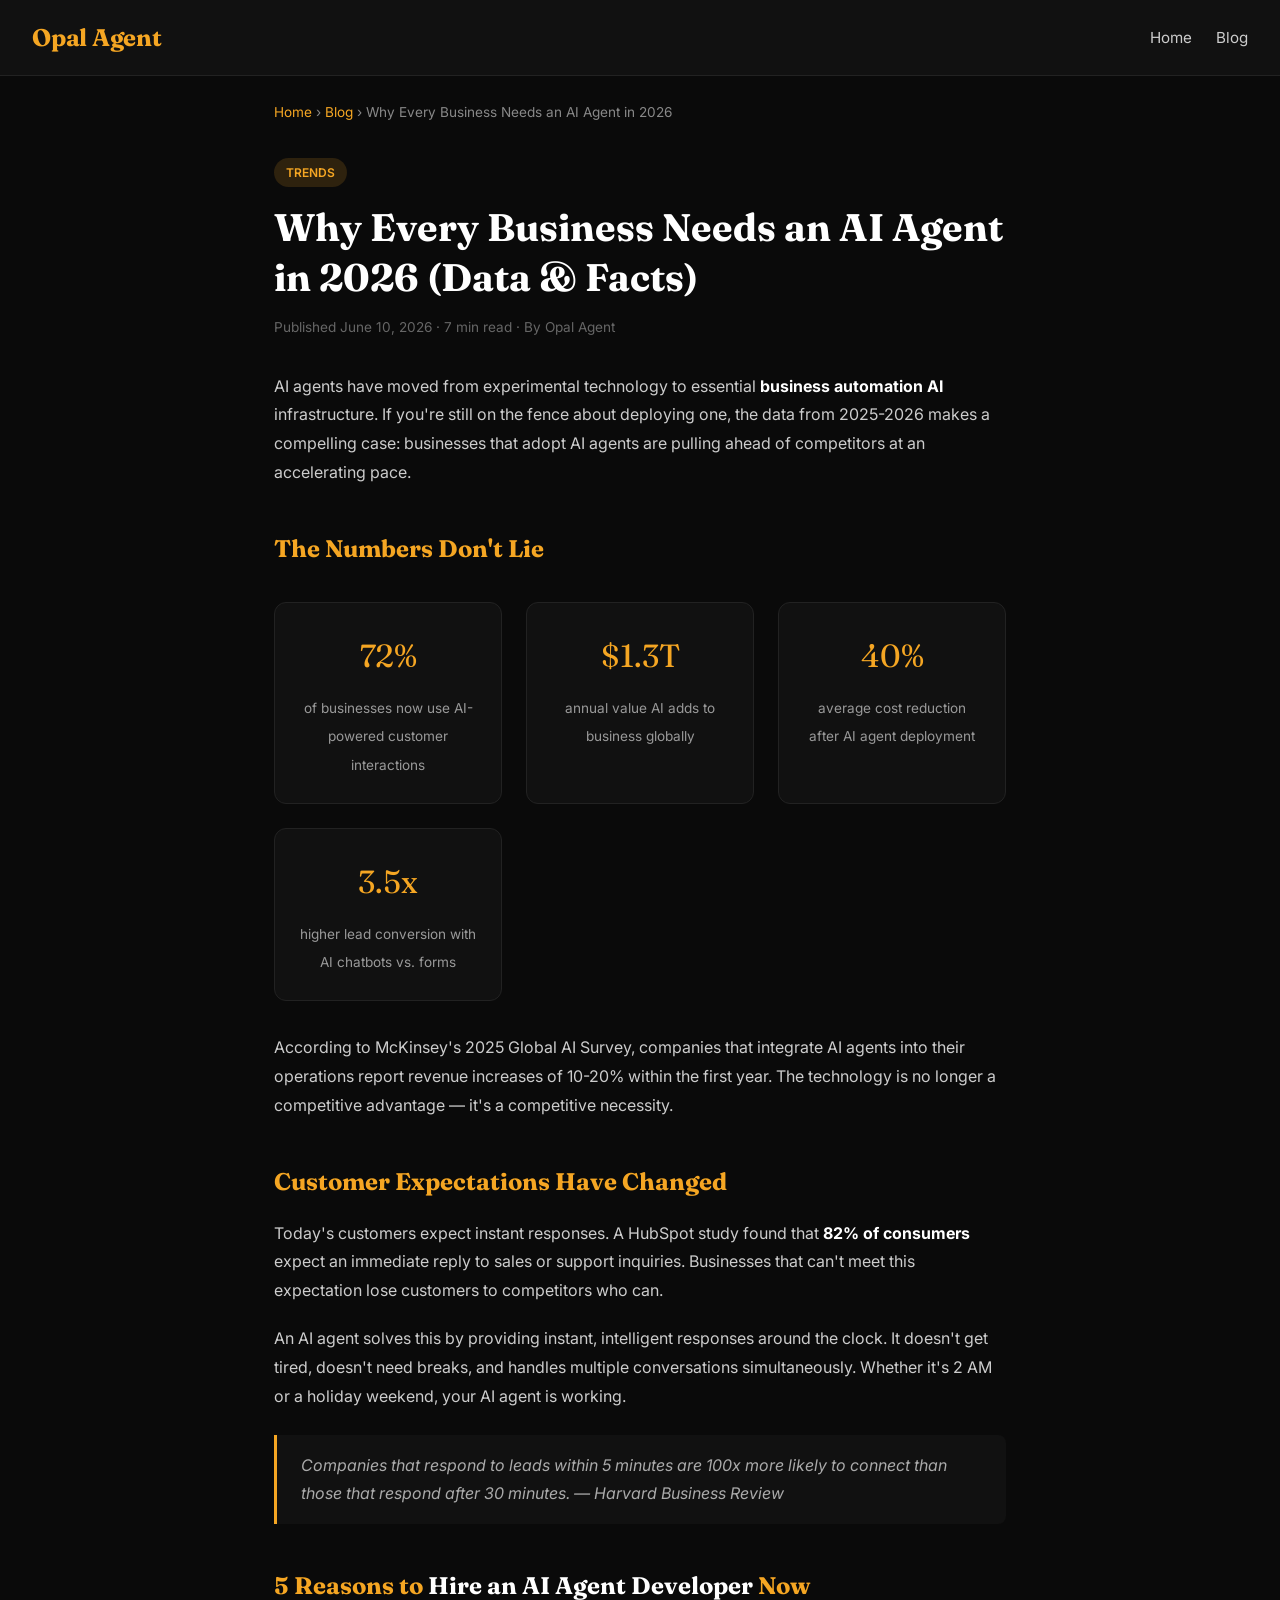
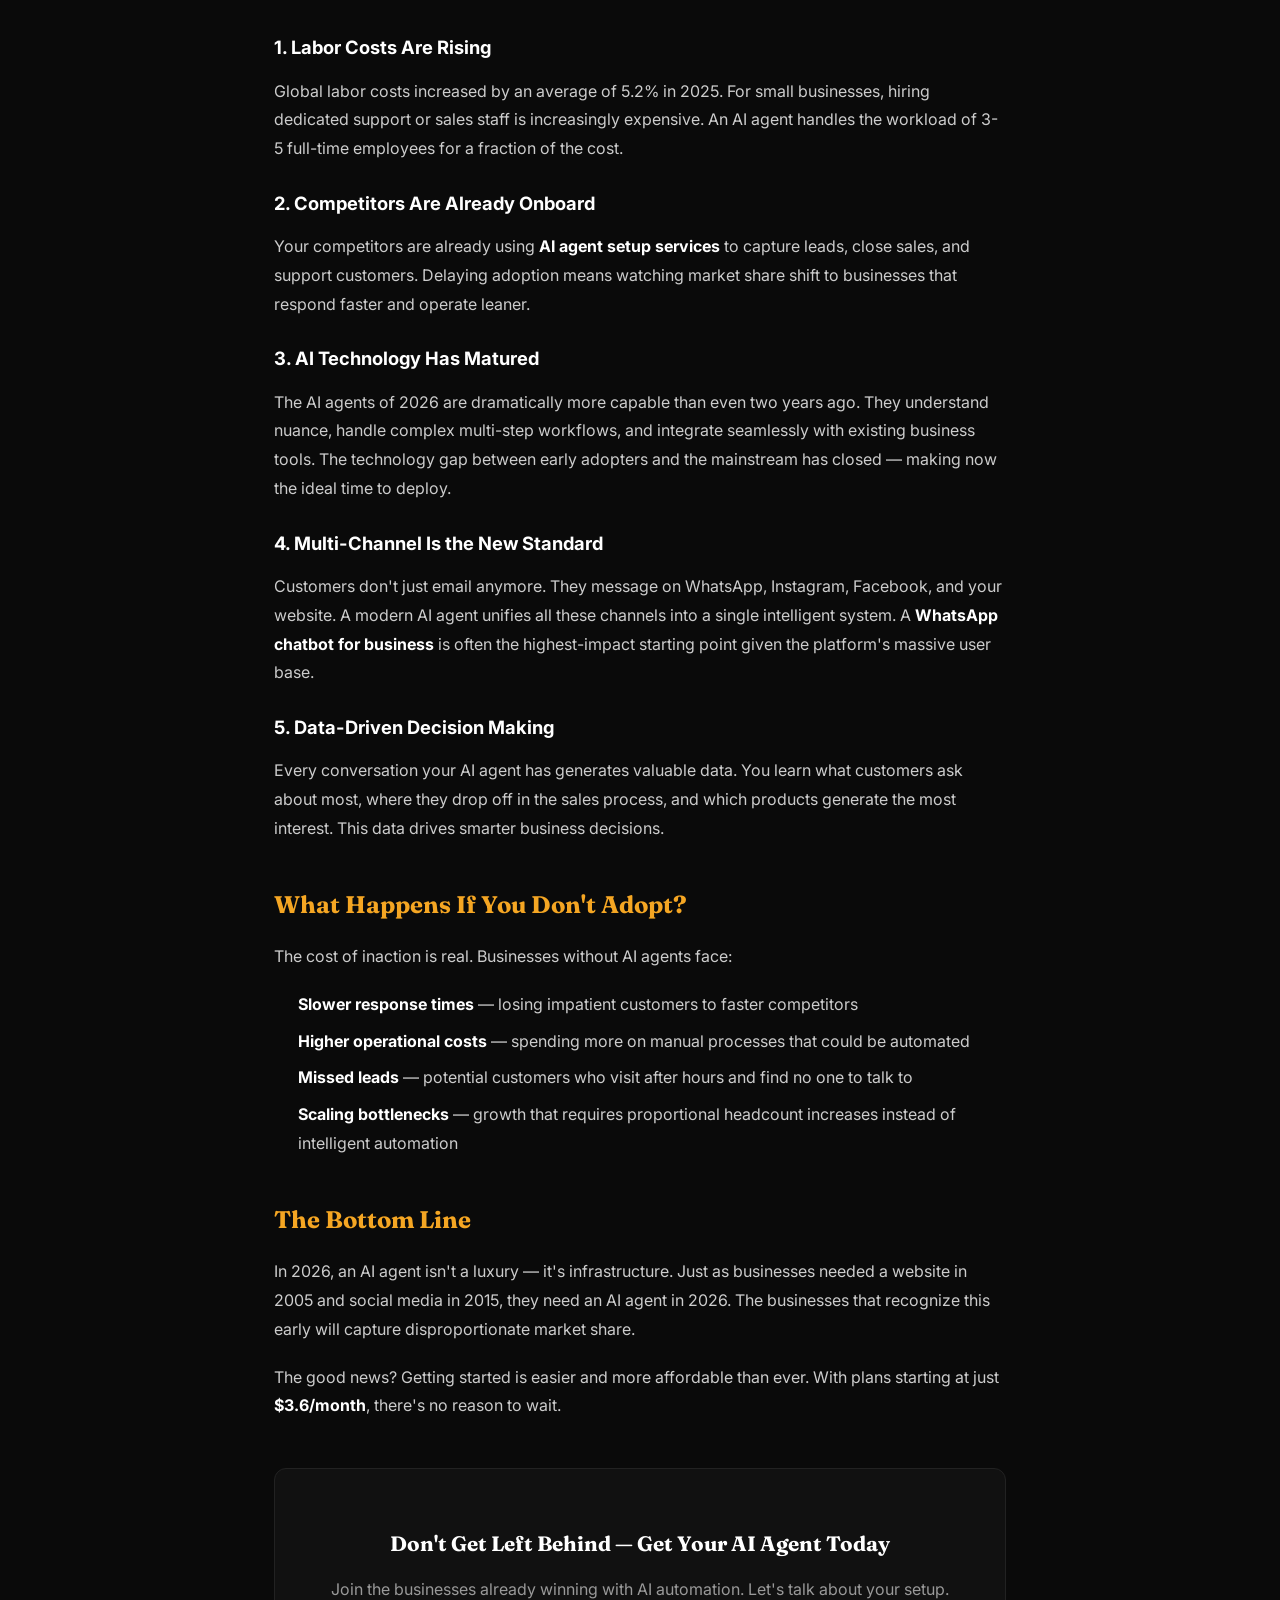
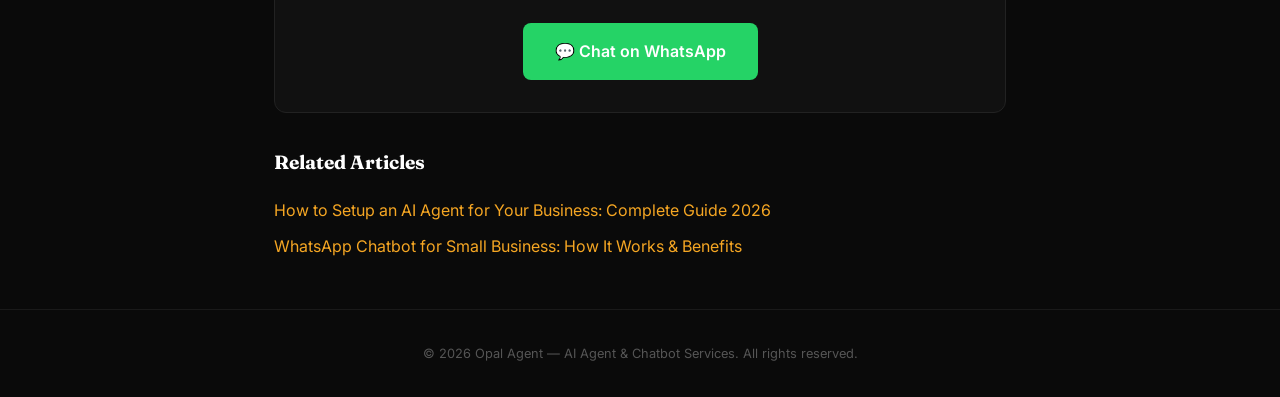
<file: en/blog/why-businesses-need-ai-agents-2026.html>
<!DOCTYPE html>
<html lang="en">
<head>
    <meta charset="UTF-8">
    <meta name="viewport" content="width=device-width, initial-scale=1.0">
    <title>Why Every Business Needs an AI Agent in 2026 (Data & Facts) | Opal Agent</title>
    <meta name="description" content="Backed by data and real-world results, discover why every business needs an AI agent in 2026. Learn how business automation AI drives growth and cuts costs.">
    <meta name="keywords" content="hire AI agent developer, business automation AI, AI agent setup service, WhatsApp chatbot business">
    <meta name="author" content="Opal Agent">
    <link rel="canonical" href="https://opalagent.my.id/en/blog/why-businesses-need-ai-agents-2026.html">
    <link rel="alternate" hreflang="en" href="https://opalagent.my.id/en/blog/why-businesses-need-ai-agents-2026.html">
    <link rel="alternate" hreflang="id" href="https://opalagent.my.id/blog/why-businesses-need-ai-agents-2026.html">
    <link rel="alternate" hreflang="x-default" href="https://opalagent.my.id/en/blog/why-businesses-need-ai-agents-2026.html">
    <meta property="og:title" content="Why Every Business Needs an AI Agent in 2026 (Data & Facts)">
    <meta property="og:description" content="Backed by data and real-world results, discover why every business needs an AI agent in 2026.">
    <meta property="og:url" content="https://opalagent.my.id/en/blog/why-businesses-need-ai-agents-2026.html">
    <meta property="og:type" content="article">
    <meta property="og:site_name" content="Opal Agent">
    <link rel="stylesheet" href="../../index.css">
    <link rel="preconnect" href="https://fonts.googleapis.com">
    <link href="https://fonts.googleapis.com/css2?family=Inter:wght@400;500;600;700&family=Fraunces:wght@600;700&display=swap" rel="stylesheet">
    <script type="application/ld+json">
    {
        "@context": "https://schema.org",
        "@type": "Article",
        "headline": "Why Every Business Needs an AI Agent in 2026 (Data & Facts)",
        "description": "Backed by data and real-world results, discover why every business needs an AI agent in 2026.",
        "author": { "@type": "Organization", "name": "Opal Agent" },
        "publisher": { "@type": "Organization", "name": "Opal Agent", "url": "https://opalagent.my.id" },
        "datePublished": "2026-06-10",
        "dateModified": "2026-06-10",
        "url": "https://opalagent.my.id/en/blog/why-businesses-need-ai-agents-2026.html",
        "mainEntityOfPage": "https://opalagent.my.id/en/blog/why-businesses-need-ai-agents-2026.html"
    }
    </script>
    <style>
        * { margin: 0; padding: 0; box-sizing: border-box; }
        body { background: #0a0a0a; color: #e0e0e0; font-family: 'Inter', sans-serif; line-height: 1.8; }
        a { color: #f5a623; text-decoration: none; transition: color 0.3s; }
        a:hover { color: #ffd700; }
        .nav { background: #111; padding: 1rem 2rem; display: flex; justify-content: space-between; align-items: center; border-bottom: 1px solid #222; position: sticky; top: 0; z-index: 100; }
        .nav-logo { font-family: 'Fraunces', serif; font-size: 1.5rem; color: #f5a623; font-weight: 700; }
        .nav-links { display: flex; gap: 1.5rem; list-style: none; }
        .nav-links a { color: #ccc; font-size: 0.95rem; }
        .nav-links a:hover { color: #f5a623; }
        .breadcrumb { max-width: 780px; margin: 1.5rem auto 0; padding: 0 1.5rem; font-size: 0.85rem; color: #888; }
        .breadcrumb a { color: #f5a623; }
        .article-header { max-width: 780px; margin: 2rem auto 0; padding: 0 1.5rem; }
        .article-header .tag { display: inline-block; background: rgba(245, 166, 35, 0.15); color: #f5a623; font-size: 0.75rem; font-weight: 600; padding: 0.25rem 0.75rem; border-radius: 20px; margin-bottom: 1rem; text-transform: uppercase; }
        .article-header h1 { font-family: 'Fraunces', serif; font-size: 2.4rem; color: #fff; margin-bottom: 0.75rem; line-height: 1.3; }
        .article-header .meta { color: #666; font-size: 0.85rem; }
        .article-body { max-width: 780px; margin: 2rem auto; padding: 0 1.5rem; }
        .article-body h2 { font-family: 'Fraunces', serif; font-size: 1.5rem; color: #f5a623; margin: 2.5rem 0 1rem; }
        .article-body h3 { font-size: 1.15rem; color: #fff; margin: 1.5rem 0 0.75rem; }
        .article-body p { margin-bottom: 1.2rem; color: #ccc; }
        .article-body ul, .article-body ol { margin: 0 0 1.2rem 1.5rem; color: #ccc; }
        .article-body li { margin-bottom: 0.5rem; }
        .article-body strong { color: #fff; }
        .article-body blockquote { border-left: 3px solid #f5a623; padding: 1rem 1.5rem; background: #111; border-radius: 0 8px 8px 0; margin: 1.5rem 0; color: #aaa; font-style: italic; }
        .stat-grid { display: grid; grid-template-columns: repeat(auto-fit, minmax(200px, 1fr)); gap: 1.5rem; margin: 2rem 0; }
        .stat-card { background: #111; border: 1px solid #222; border-radius: 12px; padding: 1.5rem; text-align: center; }
        .stat-card .number { font-family: 'Fraunces', serif; font-size: 2rem; color: #f5a623; display: block; margin-bottom: 0.5rem; }
        .stat-card .label { color: #999; font-size: 0.85rem; }
        .cta-box { background: #111; border: 1px solid #222; border-radius: 12px; padding: 2rem; text-align: center; margin: 3rem 0 2rem; }
        .cta-box h3 { font-family: 'Fraunces', serif; color: #fff; font-size: 1.3rem; margin-bottom: 0.75rem; }
        .cta-box p { color: #999; margin-bottom: 1.2rem; }
        .cta-btn { display: inline-block; background: #25D366; color: #fff; padding: 0.9rem 2rem; border-radius: 8px; font-weight: 600; font-size: 1rem; }
        .cta-btn:hover { background: #20ba5a; color: #fff; }
        .related { max-width: 780px; margin: 0 auto 3rem; padding: 0 1.5rem; }
        .related h3 { font-family: 'Fraunces', serif; color: #fff; margin-bottom: 1rem; font-size: 1.2rem; }
        .related a { display: block; color: #f5a623; margin-bottom: 0.5rem; }
        footer { text-align: center; padding: 2rem; color: #555; font-size: 0.8rem; border-top: 1px solid #1a1a1a; }
    </style>
</head>
<body>

<nav class="nav">
    <a href="../../" class="nav-logo">Opal Agent</a>
    <ul class="nav-links">
        <li><a href="../../">Home</a></li>
        <li><a href="./">Blog</a></li>
    </ul>
</nav>

<div class="breadcrumb">
    <a href="../../">Home</a> &rsaquo; <a href="./">Blog</a> &rsaquo; <span>Why Every Business Needs an AI Agent in 2026</span>
</div>

<header class="article-header">
    <span class="tag">Trends</span>
    <h1>Why Every Business Needs an AI Agent in 2026 (Data &amp; Facts)</h1>
    <div class="meta">Published June 10, 2026 &middot; 7 min read &middot; By Opal Agent</div>
</header>

<article class="article-body">

    <p>AI agents have moved from experimental technology to essential <strong>business automation AI</strong> infrastructure. If you're still on the fence about deploying one, the data from 2025-2026 makes a compelling case: businesses that adopt AI agents are pulling ahead of competitors at an accelerating pace.</p>

    <h2>The Numbers Don't Lie</h2>

    <div class="stat-grid">
        <div class="stat-card">
            <span class="number">72%</span>
            <span class="label">of businesses now use AI-powered customer interactions</span>
        </div>
        <div class="stat-card">
            <span class="number">$1.3T</span>
            <span class="label">annual value AI adds to business globally</span>
        </div>
        <div class="stat-card">
            <span class="number">40%</span>
            <span class="label">average cost reduction after AI agent deployment</span>
        </div>
        <div class="stat-card">
            <span class="number">3.5x</span>
            <span class="label">higher lead conversion with AI chatbots vs. forms</span>
        </div>
    </div>

    <p>According to McKinsey's 2025 Global AI Survey, companies that integrate AI agents into their operations report revenue increases of 10-20% within the first year. The technology is no longer a competitive advantage &mdash; it's a competitive necessity.</p>

    <h2>Customer Expectations Have Changed</h2>
    <p>Today's customers expect instant responses. A HubSpot study found that <strong>82% of consumers</strong> expect an immediate reply to sales or support inquiries. Businesses that can't meet this expectation lose customers to competitors who can.</p>
    <p>An AI agent solves this by providing instant, intelligent responses around the clock. It doesn't get tired, doesn't need breaks, and handles multiple conversations simultaneously. Whether it's 2 AM or a holiday weekend, your AI agent is working.</p>

    <blockquote>Companies that respond to leads within 5 minutes are 100x more likely to connect than those that respond after 30 minutes. &mdash; Harvard Business Review</blockquote>

    <h2>5 Reasons to <strong>Hire an AI Agent Developer</strong> Now</h2>

    <h3>1. Labor Costs Are Rising</h3>
    <p>Global labor costs increased by an average of 5.2% in 2025. For small businesses, hiring dedicated support or sales staff is increasingly expensive. An AI agent handles the workload of 3-5 full-time employees for a fraction of the cost.</p>

    <h3>2. Competitors Are Already Onboard</h3>
    <p>Your competitors are already using <strong>AI agent setup services</strong> to capture leads, close sales, and support customers. Delaying adoption means watching market share shift to businesses that respond faster and operate leaner.</p>

    <h3>3. AI Technology Has Matured</h3>
    <p>The AI agents of 2026 are dramatically more capable than even two years ago. They understand nuance, handle complex multi-step workflows, and integrate seamlessly with existing business tools. The technology gap between early adopters and the mainstream has closed &mdash; making now the ideal time to deploy.</p>

    <h3>4. Multi-Channel Is the New Standard</h3>
    <p>Customers don't just email anymore. They message on WhatsApp, Instagram, Facebook, and your website. A modern AI agent unifies all these channels into a single intelligent system. A <strong>WhatsApp chatbot for business</strong> is often the highest-impact starting point given the platform's massive user base.</p>

    <h3>5. Data-Driven Decision Making</h3>
    <p>Every conversation your AI agent has generates valuable data. You learn what customers ask about most, where they drop off in the sales process, and which products generate the most interest. This data drives smarter business decisions.</p>

    <h2>What Happens If You Don't Adopt?</h2>
    <p>The cost of inaction is real. Businesses without AI agents face:</p>
    <ul>
        <li><strong>Slower response times</strong> &mdash; losing impatient customers to faster competitors</li>
        <li><strong>Higher operational costs</strong> &mdash; spending more on manual processes that could be automated</li>
        <li><strong>Missed leads</strong> &mdash; potential customers who visit after hours and find no one to talk to</li>
        <li><strong>Scaling bottlenecks</strong> &mdash; growth that requires proportional headcount increases instead of intelligent automation</li>
    </ul>

    <h2>The Bottom Line</h2>
    <p>In 2026, an AI agent isn't a luxury &mdash; it's infrastructure. Just as businesses needed a website in 2005 and social media in 2015, they need an AI agent in 2026. The businesses that recognize this early will capture disproportionate market share.</p>
    <p>The good news? Getting started is easier and more affordable than ever. With plans starting at just <strong>$3.6/month</strong>, there's no reason to wait.</p>

    <div class="cta-box">
        <h3>Don't Get Left Behind &mdash; Get Your AI Agent Today</h3>
        <p>Join the businesses already winning with AI automation. Let's talk about your setup.</p>
        <a href="https://wa.me/6289670660605?text=Hi%20Opal%20Agent!%20I%27m%20interested%20in%20getting%20an%20AI%20agent%20for%20my%20business." class="cta-btn" target="_blank" rel="noopener">💬 Chat on WhatsApp</a>
    </div>

</article>

<div class="related">
    <h3>Related Articles</h3>
    <a href="how-to-setup-ai-agent-for-business.html">How to Setup an AI Agent for Your Business: Complete Guide 2026</a>
    <a href="whatsapp-chatbot-for-small-business.html">WhatsApp Chatbot for Small Business: How It Works &amp; Benefits</a>
</div>

<footer>
    &copy; 2026 Opal Agent &mdash; AI Agent & Chatbot Services. All rights reserved.
</footer>

</body>
</html>
</file>
<file: index.css>
/* ========================================
   OPAL — AI Agent & VPS Landing Page
   Editorial premium · obsidian & amber
   ======================================== */

/* === RESET & BASE === */
*,
*::before,
*::after {
    margin: 0;
    padding: 0;
    box-sizing: border-box;
}

:root {
    /* Colors — clean white & amber */
    --bg-primary: #ffffff;
    --bg-secondary: #f8f8f8;
    --bg-tertiary: #f5f5f5;
    --bg-card: #ffffff;
    --bg-card-hover: #fafafa;

    --text-primary: #1a1a1a;
    --text-secondary: #444444;
    --text-muted: #666666;
    --text-faint: #999999;

    --accent-amber: #ff9500;
    --accent-amber-soft: #ffb84d;
    --accent-coral: #ff6b54;
    --accent-cream: #fff5e6;
    --accent-sage: #52a78e;

    /* legacy aliases (kept for compatibility with existing class names) */
    --accent-blue: var(--accent-amber);
    --accent-purple: var(--accent-coral);
    --accent-cyan: var(--accent-sage);

    --gradient-primary: linear-gradient(120deg, #ff9500 0%, #ff7c42 100%);
    --gradient-warm: linear-gradient(135deg, #ffb84d 0%, #ff9500 100%);
    --gradient-card: linear-gradient(135deg, rgba(255, 149, 0, 0.02) 0%, rgba(255, 107, 84, 0.01) 100%);
    --gradient-glow: radial-gradient(circle, rgba(255, 149, 0, 0.08) 0%, transparent 70%);

    --border-color: rgba(0, 0, 0, 0.08);
    --border-hairline: rgba(0, 0, 0, 0.04);
    --border-active: rgba(245, 165, 36, 0.3);

    --shadow-sm: 0 2px 8px rgba(0, 0, 0, 0.08);
    --shadow-md: 0 4px 20px rgba(0, 0, 0, 0.12);
    --shadow-lg: 0 20px 50px rgba(0, 0, 0, 0.15);
    --shadow-glow: 0 0 50px rgba(245, 165, 36, 0.15);

    /* Spacing */
    --container-max: 1200px;
    --section-padding: 120px 0;
    --section-padding-sm: 80px 0;

    /* Radius */
    --radius-sm: 6px;
    --radius-md: 10px;
    --radius-lg: 18px;
    --radius-xl: 24px;
    --radius-full: 999px;

    /* Transition */
    --transition-fast: 0.2s cubic-bezier(0.4, 0, 0.2, 1);
    --transition-base: 0.35s cubic-bezier(0.22, 1, 0.36, 1);
    --transition-slow: 0.6s cubic-bezier(0.22, 1, 0.36, 1);

    /* Type */
    --font-sans: 'Inter', -apple-system, BlinkMacSystemFont, 'Segoe UI', sans-serif;
    --font-serif: 'Fraunces', 'Times New Roman', Georgia, serif;
    --font-mono: 'JetBrains Mono', 'Fira Code', ui-monospace, Menlo, monospace;
}

html {
    scroll-behavior: smooth;
    font-size: 16px;
    -webkit-font-smoothing: antialiased;
    -moz-osx-font-smoothing: grayscale;
}

body {
    font-family: var(--font-sans);
    background: var(--bg-primary);
    color: var(--text-primary);
    line-height: 1.65;
    overflow-x: hidden;
    position: relative;
    width: 100%;
    max-width: 100vw;
}

/* subtle grain overlay — disabled for clean white theme */
body::before {
    content: '';
    position: fixed;
    inset: 0;
    pointer-events: none;
    z-index: 2;
    opacity: 0;
    mix-blend-mode: overlay;
    background-image: none;
}

a {
    text-decoration: none;
    color: inherit;
    transition: var(--transition-fast);
}

img {
    max-width: 100%;
    height: auto;
    display: block;
}

ul {
    list-style: none;
}

::selection {
    background: var(--accent-amber);
    color: #1a1a1a;
}

.container {
    max-width: var(--container-max);
    width: 100%;
    margin: 0 auto;
    padding: 0 28px;
    position: relative;
    z-index: 1;
}

/* === GRADIENT TEXT === */
.gradient-text {
    color: var(--accent-amber);
    font-family: var(--font-sans);
    font-style: normal;
    font-weight: 600;
    letter-spacing: -0.01em;
}

/* === SECTION HEADER === */
.section-header {
    text-align: center;
    margin-bottom: 72px;
    max-width: 720px;
    margin-left: auto;
    margin-right: auto;
}

.section-badge {
    display: inline-flex;
    align-items: center;
    gap: 10px;
    padding: 5px 14px 5px 10px;
    border-radius: var(--radius-full);
    background: transparent;
    border: 1px solid rgba(0, 0, 0, 0.1);
    color: var(--text-secondary);
    font-family: var(--font-mono);
    font-size: 0.72rem;
    font-weight: 500;
    letter-spacing: 0.08em;
    text-transform: uppercase;
    margin-bottom: 24px;
}

.section-badge::before {
    content: '';
    width: 6px;
    height: 6px;
    border-radius: 50%;
    background: var(--accent-amber);
    box-shadow: none;
}

.section-title {
    font-family: var(--font-serif);
    font-optical-sizing: auto;
    font-size: clamp(2rem, 4vw, 3rem);
    font-weight: 600;
    line-height: 1.08;
    margin-bottom: 20px;
    letter-spacing: -0.022em;
    color: var(--text-primary);
}

.section-subtitle {
    font-size: 1.05rem;
    color: var(--text-secondary);
    max-width: 600px;
    margin: 0 auto;
    line-height: 1.75;
    font-weight: 400;
}

/* === BUTTONS === */
.btn {
    display: inline-flex;
    align-items: center;
    justify-content: center;
    gap: 10px;
    font-family: inherit;
    font-weight: 500;
    border: none;
    cursor: pointer;
    transition: var(--transition-base);
    border-radius: var(--radius-full);
    text-decoration: none;
    position: relative;
    overflow: hidden;
    letter-spacing: 0.01em;
}

.btn::after {
    content: '';
    position: absolute;
    inset: 0;
    background: radial-gradient(circle at var(--mx, 50%) var(--my, 50%),
            rgba(255, 255, 255, 0.18), transparent 60%);
    opacity: 0;
    transition: opacity var(--transition-base);
    pointer-events: none;
}

.btn:hover::after {
    opacity: 1;
}

.btn-primary {
    background: var(--accent-amber);
    color: #ffffff;
    font-weight: 600;
    box-shadow: 0 2px 8px rgba(255, 149, 0, 0.3);
}

.btn-primary:hover {
    background: #ff8c00;
    transform: translateY(-1px);
    box-shadow: 0 4px 12px rgba(255, 149, 0, 0.4);
}

.btn-secondary {
    background: transparent;
    color: var(--text-primary);
    border: 1px solid var(--border-color);
    backdrop-filter: blur(10px);
}

.btn-secondary:hover {
    background: rgba(245, 165, 36, 0.05);
    border-color: rgba(245, 165, 36, 0.3);
    transform: translateY(-1px);
}

.btn-outline {
    background: transparent;
    color: var(--text-primary);
    border: 1px solid var(--border-color);
}

.btn-outline:hover {
    border-color: var(--accent-amber);
    color: var(--accent-amber);
    transform: translateY(-1px);
}

.btn-lg {
    padding: 14px 30px;
    font-size: 0.95rem;
}

.btn-xl {
    padding: 18px 42px;
    font-size: 1.05rem;
}

.btn-full {
    width: 100%;
    padding: 14px 24px;
    font-size: 0.92rem;
    border-radius: var(--radius-md);
}

/* === NAVBAR === */
.navbar {
    position: fixed;
    top: 0;
    left: 0;
    right: 0;
    z-index: 1000;
    padding: 18px 0;
    transition: var(--transition-base);
    background: transparent;
}

.navbar.scrolled {
    background: rgba(255, 255, 255, 0.95);
    backdrop-filter: blur(18px) saturate(140%);
    -webkit-backdrop-filter: blur(18px) saturate(140%);
    border-bottom: 1px solid var(--border-hairline);
    padding: 12px 0;
}

.nav-container {
    display: flex;
    align-items: center;
    justify-content: space-between;
}

.nav-logo {
    display: flex;
    align-items: center;
    gap: 12px;
    font-family: var(--font-serif);
    font-size: 1.4rem;
    font-weight: 700;
    letter-spacing: -0.01em;
}

.logo-image {
    display: block;
    border-radius: var(--radius-sm);
}

.logo-text {
    color: var(--text-primary);
    background: none;
    -webkit-text-fill-color: currentColor;
}

.nav-links {
    display: flex;
    align-items: center;
    gap: 36px;
    z-index: 1001;
}

.nav-links a {
    font-size: 0.88rem;
    font-weight: 400;
    color: var(--text-secondary);
    position: relative;
    padding: 4px 0;
}

.nav-links a::after {
    content: '';
    position: absolute;
    bottom: 0;
    left: 0;
    width: 0;
    height: 1px;
    background: var(--accent-amber);
    transition: width var(--transition-base);
}

.nav-links a:hover {
    color: var(--text-primary);
}

.nav-links a:hover::after {
    width: 100%;
}

.nav-cta {
    display: inline-flex;
    align-items: center;
    gap: 8px;
    padding: 9px 18px;
    background: transparent;
    border: 1px solid var(--border-color);
    border-radius: var(--radius-full);
    font-size: 0.82rem;
    font-weight: 500;
    color: var(--text-primary);
    transition: var(--transition-base);
}

.nav-cta svg {
    color: var(--accent-sage);
}

.nav-cta:hover {
    border-color: var(--accent-amber);
    background: rgba(255, 149, 0, 0.05);
}

.nav-toggle {
    display: none;
    flex-direction: column;
    gap: 5px;
    background: none;
    border: none;
    cursor: pointer;
    padding: 4px;
}

.nav-toggle span {
    display: block;
    width: 24px;
    height: 1.5px;
    background: var(--text-primary);
    border-radius: 2px;
    transition: var(--transition-base);
}

.nav-toggle.active span:nth-child(1) {
    transform: rotate(45deg) translateY(5px) translateX(5px);
}

.nav-toggle.active span:nth-child(2) {
    opacity: 0;
}

.nav-toggle.active span:nth-child(3) {
    transform: rotate(-45deg) translateY(-5px) translateX(5px);
}

/* === HERO === */
.hero {
    position: relative;
    min-height: 100vh;
    display: flex;
    align-items: center;
    padding: 140px 0 100px;
    overflow: hidden;
}

.hero-bg-effects {
    position: absolute;
    inset: 0;
    pointer-events: none;
}

.hero-glow {
    position: absolute;
    border-radius: 50%;
    filter: blur(110px);
    will-change: transform;
    opacity: 0.3;
}

.hero-glow-1 {
    top: -25%;
    right: -15%;
    width: 620px;
    height: 620px;
    background: rgba(255, 149, 0, 0.03);
}

.hero-glow-2 {
    bottom: -25%;
    left: -15%;
    width: 520px;
    height: 520px;
    background: rgba(255, 107, 84, 0.02);
}

.hero-grid-overlay {
    position: absolute;
    inset: 0;
    background-image: none;
    background-size: 72px 72px;
    mask-image: radial-gradient(ellipse 70% 60% at 70% 30%, black 10%, transparent 75%);
    -webkit-mask-image: radial-gradient(ellipse 70% 60% at 70% 30%, black 10%, transparent 75%);
}

.hero-container {
    display: grid;
    grid-template-columns: minmax(0, 1.05fr) minmax(0, 0.95fr);
    gap: 72px;
    align-items: center;
    position: relative;
    z-index: 2;
}

.hero-container.hero-centered {
    display: flex;
    flex-direction: column;
    align-items: center;
    justify-content: center;
    text-align: center;
    max-width: 880px;
}

.hero-centered .hero-content {
    display: flex;
    flex-direction: column;
    align-items: center;
    width: 100%;
}

.hero-centered .hero-subtitle {
    margin-left: auto;
    margin-right: auto;
    max-width: 620px;
}

.hero-centered .hero-cta-group {
    justify-content: center;
}

/* Hero logo mark — big logo with halo glow */
.hero-logo-mark {
    position: relative;
    display: inline-flex;
    align-items: center;
    justify-content: center;
    margin-bottom: 32px;
    isolation: isolate;
}

.hero-logo-image {
    position: relative;
    z-index: 2;
    width: clamp(96px, 12vw, 132px);
    height: auto;
    border-radius: 28px;
    filter: drop-shadow(0 4px 12px rgba(0, 0, 0, 0.15));
    animation: none;
}

.hero-logo-glow {
    position: absolute;
    inset: -45%;
    z-index: 1;
    background: none;
    filter: blur(28px);
    animation: none;
    pointer-events: none;
    opacity: 0;
}

@keyframes logo-float {

    0%,
    100% {
        transform: translateY(0);
    }

    50% {
        transform: translateY(0);
    }
}

@keyframes logo-pulse {

    0%,
    100% {
        opacity: 0;
        transform: scale(1);
    }

    50% {
        opacity: 0;
        transform: scale(1);
    }
}

/* Word reel — animated rotating text */
.word-reel {
    display: inline-flex;
    height: 1.05em;
    overflow: hidden;
    vertical-align: bottom;
    line-height: 1.05;
    mask-image: linear-gradient(180deg, transparent 0%, black 22%, black 78%, transparent 100%);
    -webkit-mask-image: linear-gradient(180deg, transparent 0%, black 22%, black 78%, transparent 100%);
}

.word-reel-track {
    display: inline-flex;
    flex-direction: column;
    animation: reel-spin 9s cubic-bezier(0.76, 0, 0.24, 1) infinite;
}

.word-reel-item {
    display: inline-flex;
    align-items: center;
    height: 1.05em;
    padding: 0 0.05em;
    color: var(--accent-amber);
    font-family: var(--font-sans);
    font-style: normal;
    font-weight: 600;
    letter-spacing: -0.01em;
    white-space: nowrap;
}

@keyframes reel-spin {

    0%,
    18% {
        transform: translateY(0);
    }

    22%,
    40% {
        transform: translateY(-1.05em);
    }

    44%,
    62% {
        transform: translateY(-2.1em);
    }

    66%,
    84% {
        transform: translateY(-3.15em);
    }

    88%,
    100% {
        transform: translateY(-4.2em);
    }
}

.visually-hidden {
    position: absolute !important;
    width: 1px;
    height: 1px;
    padding: 0;
    margin: -1px;
    overflow: hidden;
    clip: rect(0, 0, 0, 0);
    white-space: nowrap;
    border: 0;
}

/* Hero marquee — keyword strip */
.hero-marquee {
    margin-top: 56px;
    width: 100vw;
    max-width: 100%;
    overflow: hidden;
    position: relative;
    mask-image: linear-gradient(90deg, transparent, black 12%, black 88%, transparent);
    -webkit-mask-image: linear-gradient(90deg, transparent, black 12%, black 88%, transparent);
}

.hero-marquee::before,
.hero-marquee::after {
    display: none;
}

.marquee-track {
    display: inline-flex;
    align-items: center;
    gap: 28px;
    white-space: nowrap;
    animation: marquee-scroll 28s linear infinite;
    font-family: var(--font-mono);
    font-size: 0.78rem;
    font-weight: 500;
    color: var(--text-muted);
    text-transform: uppercase;
    letter-spacing: 0.18em;
}

.marquee-track > span:not(.marquee-dot) {
    transition: color var(--transition-fast);
}

.marquee-track:hover {
    animation-play-state: paused;
}

.marquee-dot {
    width: 4px;
    height: 4px;
    border-radius: 50%;
    background: var(--accent-amber);
    opacity: 0.45;
    flex-shrink: 0;
}

@keyframes marquee-scroll {
    0% {
        transform: translateX(0);
    }

    100% {
        transform: translateX(-50%);
    }
}

/* Hero eyebrow — editorial mark */
.hero-eyebrow {
    display: inline-flex;
    align-items: center;
    gap: 12px;
    margin-bottom: 28px;
    padding-left: 2px;
}


.eyebrow-mark {
    width: 28px;
    height: 1px;
    background: var(--accent-amber);
    flex-shrink: 0;
}

.eyebrow-text {
    font-family: var(--font-mono);
    font-size: 0.72rem;
    font-weight: 500;
    color: var(--text-muted);
    letter-spacing: 0.12em;
    text-transform: uppercase;
}

.hero-title {
    font-family: var(--font-serif);
    font-optical-sizing: auto;
    font-size: clamp(2.4rem, 5.2vw, 4.1rem);
    font-weight: 500;
    line-height: 1.02;
    letter-spacing: -0.035em;
    margin-bottom: 28px;
    color: var(--text-primary);
}

.hero-title .gradient-text {
    font-weight: 600;
}

.hero-subtitle {
    font-size: 1.1rem;
    color: var(--text-secondary);
    line-height: 1.7;
    margin-bottom: 40px;
    max-width: 520px;
    font-weight: 400;
}

.hero-subtitle strong {
    color: var(--accent-amber);
    font-weight: 600;
}

.hero-cta-group {
    display: flex;
    flex-wrap: wrap;
    gap: 14px;
    margin-bottom: 48px;
}

/* Hero Visual — CSS Dashboard Mockup */
.hero-visual {
    position: relative;
}

.hero-mockup-wrapper {
    position: relative;
    max-width: 540px;
    margin-left: auto;
}

.mockup-glow {
    position: absolute;
    inset: -40px;
    background: none;
    filter: blur(40px);
    pointer-events: none;
    z-index: 0;
    opacity: 0;
}

.hero-mockup {
    position: relative;
    z-index: 1;
    background: #fafafa;
    border: 1px solid rgba(0, 0, 0, 0.1);
    border-radius: var(--radius-lg);
    overflow: hidden;
    box-shadow: 0 4px 12px rgba(0, 0, 0, 0.08);
}

.mockup-header {
    display: flex;
    align-items: center;
    gap: 14px;
    padding: 12px 16px;
    background: rgba(0, 0, 0, 0.02);
    border-bottom: 1px solid rgba(0, 0, 0, 0.08);
}

.mockup-dots {
    display: flex;
    gap: 6px;
    flex-shrink: 0;
}

.mockup-dots span {
    width: 10px;
    height: 10px;
    border-radius: 50%;
    background: rgba(245, 239, 230, 0.12);
}

.mockup-dots span:nth-child(1) {
    background: #ff5f57;
}

.mockup-dots span:nth-child(2) {
    background: #ffbd2e;
}

.mockup-dots span:nth-child(3) {
    background: #28ca41;
}

.mockup-url {
    flex: 1;
    text-align: center;
    font-family: var(--font-mono);
    font-size: 0.74rem;
    color: var(--text-muted);
    letter-spacing: 0.04em;
    padding: 4px 12px;
    background: rgba(0, 0, 0, 0.02);
    border-radius: var(--radius-full);
    border: 1px solid var(--border-hairline);
}

.mockup-status {
    display: inline-flex;
    align-items: center;
    gap: 6px;
    font-family: var(--font-mono);
    font-size: 0.7rem;
    color: var(--accent-sage);
    font-weight: 600;
    letter-spacing: 0.08em;
    text-transform: uppercase;
}

.status-dot {
    width: 7px;
    height: 7px;
    border-radius: 50%;
    background: var(--accent-sage);
    box-shadow: 0 0 0 3px rgba(107, 165, 133, 0.18);
    animation: pulse-dot 2s infinite;
}

.mockup-body {
    padding: 22px 22px 24px;
    display: flex;
    flex-direction: column;
    gap: 18px;
}

.mockup-topline {
    display: flex;
    align-items: center;
    justify-content: space-between;
    gap: 12px;
    padding-bottom: 16px;
    border-bottom: 1px solid rgba(0, 0, 0, 0.08);
}

.mockup-agent {
    display: flex;
    align-items: center;
    gap: 12px;
}

.agent-avatar {
    width: 38px;
    height: 38px;
    border-radius: 10px;
    background: rgba(255, 149, 0, 0.08);
    border: 1px solid rgba(255, 149, 0, 0.2);
    display: flex;
    align-items: center;
    justify-content: center;
    color: var(--accent-amber);
    flex-shrink: 0;
}

.agent-meta {
    display: flex;
    flex-direction: column;
    line-height: 1.3;
}

.agent-name {
    font-size: 0.92rem;
    font-weight: 600;
    color: var(--text-primary);
    letter-spacing: -0.005em;
}

.agent-role {
    font-family: var(--font-mono);
    font-size: 0.68rem;
    color: var(--text-muted);
    letter-spacing: 0.05em;
}

.mockup-pill {
    display: inline-flex;
    align-items: center;
    gap: 6px;
    padding: 5px 11px;
    border: 1px solid rgba(107, 165, 133, 0.25);
    background: rgba(107, 165, 133, 0.08);
    border-radius: var(--radius-full);
    font-family: var(--font-mono);
    font-size: 0.66rem;
    color: var(--accent-sage);
    font-weight: 600;
    letter-spacing: 0.08em;
    text-transform: uppercase;
}

.mockup-conversation {
    display: flex;
    flex-direction: column;
    gap: 10px;
}

.chat-bubble {
    max-width: 84%;
    padding: 11px 14px;
    border-radius: 14px;
    font-size: 0.86rem;
    line-height: 1.55;
    font-weight: 400;
}

.chat-user {
    align-self: flex-start;
    background: rgba(0, 0, 0, 0.03);
    border: 1px solid var(--border-hairline);
    color: var(--text-secondary);
    border-bottom-left-radius: 4px;
}

.chat-ai {
    align-self: flex-end;
    background: rgba(255, 149, 0, 0.08);
    border: 1px solid rgba(255, 149, 0, 0.2);
    color: var(--text-primary);
    border-bottom-right-radius: 4px;
}

.chat-typing {
    align-self: flex-start;
    display: inline-flex;
    align-items: center;
    gap: 4px;
    padding: 10px 14px;
    background: rgba(0, 0, 0, 0.02);
    border: 1px solid var(--border-hairline);
    border-radius: 14px;
    border-bottom-left-radius: 4px;
}

.chat-typing span {
    width: 6px;
    height: 6px;
    border-radius: 50%;
    background: var(--text-muted);
    animation: typing-bounce 1.4s ease-in-out infinite;
}

.chat-typing span:nth-child(2) {
    animation-delay: 0.18s;
}

.chat-typing span:nth-child(3) {
    animation-delay: 0.36s;
}

@keyframes typing-bounce {

    0%,
    60%,
    100% {
        transform: translateY(0);
        opacity: 0.4;
    }

    30% {
        transform: translateY(-4px);
        opacity: 1;
    }
}

.mockup-stats {
    display: grid;
    grid-template-columns: repeat(3, 1fr);
    gap: 10px;
    padding-top: 16px;
    border-top: 1px solid rgba(0, 0, 0, 0.08);
}

.mockup-stat {
    display: flex;
    flex-direction: column;
    gap: 3px;
    padding: 10px 12px;
    background: rgba(0, 0, 0, 0.02);
    border: 1px solid var(--border-hairline);
    border-radius: var(--radius-md);
}

.stat-label {
    font-family: var(--font-mono);
    font-size: 0.62rem;
    color: var(--text-muted);
    text-transform: uppercase;
    letter-spacing: 0.1em;
    font-weight: 500;
}

.stat-value {
    font-family: var(--font-serif);
    font-size: 1.05rem;
    font-weight: 600;
    color: var(--text-primary);
    letter-spacing: -0.01em;
}

.mockup-float {
    position: absolute;
    z-index: 2;
    display: flex;
    align-items: center;
    gap: 11px;
    padding: 11px 16px;
    background: rgba(255, 255, 255, 0.95);
    backdrop-filter: blur(20px);
    -webkit-backdrop-filter: blur(20px);
    border: 1px solid rgba(0, 0, 0, 0.1);
    border-radius: var(--radius-md);
    box-shadow: 0 12px 40px rgba(0, 0, 0, 0.1);
    animation: float 7s ease-in-out infinite;
}

.mockup-float-deploy {
    bottom: 12%;
    left: -8%;
    animation-delay: 1.5s;
}


@keyframes float {

    0%,
    100% {
        transform: translateY(0);
    }

    50% {
        transform: translateY(-8px);
    }
}

.float-icon {
    width: 34px;
    height: 34px;
    display: flex;
    align-items: center;
    justify-content: center;
    background: rgba(255, 149, 0, 0.08);
    border: 1px solid rgba(255, 149, 0, 0.2);
    border-radius: 8px;
    color: var(--accent-amber);
    flex-shrink: 0;
}

.float-info {
    display: flex;
    flex-direction: column;
    line-height: 1.25;
}

.float-label {
    font-family: var(--font-mono);
    font-size: 0.68rem;
    color: var(--text-muted);
    font-weight: 500;
    letter-spacing: 0.06em;
    text-transform: uppercase;
}

.float-status,
.float-value {
    font-size: 0.88rem;
    font-weight: 600;
    color: var(--text-primary);
}

.float-status.online {
    color: var(--accent-sage);
    display: inline-flex;
    align-items: center;
    gap: 6px;
}

.float-status.online::before {
    content: '';
    width: 6px;
    height: 6px;
    border-radius: 50%;
    background: var(--accent-sage);
    box-shadow: 0 0 0 3px rgba(107, 165, 133, 0.15);
    animation: pulse-dot 2s infinite;
}

@keyframes pulse-dot {

    0%,
    100% {
        opacity: 1;
    }

    50% {
        opacity: 0.5;
    }
}

.float-value {
    color: var(--accent-amber);
}

/* Scroll Indicator */
.hero-scroll-indicator {
    position: absolute;
    bottom: 36px;
    left: 50%;
    transform: translateX(-50%);
    display: flex;
    flex-direction: column;
    align-items: center;
    gap: 10px;
    color: var(--text-faint);
    font-family: var(--font-mono);
    font-size: 0.68rem;
    font-weight: 500;
    letter-spacing: 0.18em;
    text-transform: uppercase;
    z-index: 2;
}

.scroll-line {
    width: 1px;
    height: 44px;
    background: linear-gradient(to bottom, var(--accent-amber), transparent);
    animation: scroll-pulse 2.4s ease-in-out infinite;
}

@keyframes scroll-pulse {

    0%,
    100% {
        opacity: 1;
        transform: scaleY(1);
        transform-origin: top;
    }

    50% {
        opacity: 0.35;
        transform: scaleY(0.5);
        transform-origin: top;
    }
}

/* === TRUST SECTION === */
.trust-section {
    padding: 36px 0;
    border-top: 1px solid var(--border-hairline);
    border-bottom: 1px solid var(--border-hairline);
    background: #f5f5f5;
}

.trust-grid {
    display: grid;
    grid-template-columns: repeat(2, 1fr);
    gap: 0;
    max-width: 760px;
    margin: 0 auto;
    position: relative;
}

.trust-grid::before {
    content: '';
    position: absolute;
    left: 50%;
    top: 12%;
    bottom: 12%;
    width: 1px;
    background: rgba(0, 0, 0, 0.06);
}

.trust-item {
    display: flex;
    align-items: center;
    gap: 18px;
    padding: 18px 28px;
    transition: var(--transition-base);
}

.trust-icon {
    display: flex;
    align-items: center;
    justify-content: center;
    width: 48px;
    height: 48px;
    border-radius: 12px;
    background: rgba(245, 165, 36, 0.06);
    border: 1px solid rgba(245, 165, 36, 0.15);
    color: var(--accent-amber);
    flex-shrink: 0;
}

.trust-content {
    display: flex;
    flex-direction: column;
    gap: 2px;
}

.trust-number {
    font-family: var(--font-serif);
    font-size: 1.6rem;
    font-weight: 600;
    color: var(--text-primary);
    letter-spacing: -0.02em;
    line-height: 1.1;
}

.trust-label {
    font-size: 0.82rem;
    color: var(--text-muted);
    font-weight: 400;
}

/* === SERVICES SECTION === */
.services-section {
    padding: var(--section-padding);
    background: #ffffff;
    position: relative;
}

.services-grid {
    display: grid;
    grid-template-columns: repeat(2, 1fr);
    gap: 24px;
}

.service-card {
    position: relative;
    padding: 40px 36px 36px;
    background: var(--bg-card);
    border: 1px solid var(--border-color);
    border-radius: var(--radius-lg);
    transition: var(--transition-base);
    overflow: hidden;
    display: flex;
    flex-direction: column;
    box-shadow: 0 2px 8px rgba(0, 0, 0, 0.05);
}

.service-card::before {
    content: '';
    position: absolute;
    inset: 0;
    background:
        radial-gradient(circle at 0% 0%, rgba(245, 165, 36, 0.05), transparent 40%);
    opacity: 0;
    transition: opacity var(--transition-base);
    pointer-events: none;
}

.service-card:hover {
    border-color: rgba(245, 165, 36, 0.22);
    transform: translateY(-3px);
    background: var(--bg-card-hover);
}

.service-card:hover::before {
    opacity: 1;
}

.service-index {
    position: absolute;
    top: 28px;
    right: 32px;
    font-family: var(--font-mono);
    font-size: 0.72rem;
    font-weight: 500;
    color: var(--text-faint);
    letter-spacing: 0.15em;
}

.service-icon-wrapper {
    position: relative;
    margin-bottom: 28px;
}

.service-icon {
    width: 56px;
    height: 56px;
    display: flex;
    align-items: center;
    justify-content: center;
    background: rgba(245, 165, 36, 0.06);
    border: 1px solid rgba(245, 165, 36, 0.15);
    border-radius: 14px;
    color: var(--accent-amber);
    position: relative;
    z-index: 1;
    transition: var(--transition-base);
}

.service-card:hover .service-icon {
    background: rgba(245, 165, 36, 0.1);
    border-color: rgba(245, 165, 36, 0.28);
}

.service-icon-bg {
    position: absolute;
    top: -18px;
    left: -18px;
    width: 92px;
    height: 92px;
    background: none;
    border-radius: 50%;
    opacity: 0;
    transition: opacity var(--transition-slow);
}

.service-card:hover .service-icon-bg {
    opacity: 0;
}

.service-title {
    font-family: var(--font-serif);
    font-size: 1.4rem;
    font-weight: 600;
    margin-bottom: 14px;
    letter-spacing: -0.015em;
    line-height: 1.2;
}

.service-desc {
    font-size: 0.94rem;
    color: var(--text-secondary);
    line-height: 1.72;
    margin-bottom: 24px;
}

.service-desc strong {
    color: var(--text-primary);
    font-weight: 600;
}

.service-features {
    margin-bottom: 28px;
    padding-top: 20px;
    border-top: 1px solid rgba(0, 0, 0, 0.08);
}

.service-features li {
    display: flex;
    align-items: flex-start;
    gap: 12px;
    font-size: 0.88rem;
    color: var(--text-secondary);
    padding: 7px 0;
    line-height: 1.55;
}

.service-features li::before {
    content: '✓';
    display: inline-block;
    width: auto;
    height: 1px;
    background: none;
    margin-top: 0;
    flex-shrink: 0;
    color: var(--accent-amber);
    font-weight: 600;
}

.service-link {
    display: inline-flex;
    align-items: center;
    gap: 10px;
    font-size: 0.88rem;
    font-weight: 500;
    color: var(--text-primary);
    margin-top: auto;
    padding-top: 4px;
    position: relative;
}

.service-link svg {
    transition: transform var(--transition-base);
}

.service-link:hover {
    color: var(--accent-amber);
}

.service-link:hover svg {
    transform: translateX(6px);
}

/* === ADVANTAGES SECTION === */
.advantages-section {
    padding: var(--section-padding);
    background: #f8f8f8;
    position: relative;
}

.advantages-section::before {
    content: '';
    position: absolute;
    top: 0;
    left: 50%;
    transform: translateX(-50%);
    width: 80%;
    max-width: 1080px;
    height: 0;
    background: none;
    opacity: 0;
}

.advantages-layout {
    display: grid;
    grid-template-columns: 1fr 1fr;
    gap: 96px;
    align-items: center;
}

.advantages-content .section-header {
    text-align: left;
    margin: 0;
    max-width: 100%;
}

.advantages-content .section-subtitle {
    margin: 0;
}

.advantages-list {
    display: flex;
    flex-direction: column;
    gap: 4px;
    margin-top: 40px;
}

.advantage-item {
    display: flex;
    gap: 20px;
    padding: 22px 0;
    border-top: 1px solid rgba(0, 0, 0, 0.06);
    transition: var(--transition-base);
}

.advantage-item:last-child {
    border-bottom: 1px solid rgba(0, 0, 0, 0.06);
}

.advantage-item:hover {
    padding-left: 8px;
}

.advantage-icon {
    display: flex;
    align-items: center;
    justify-content: center;
    width: 40px;
    height: 40px;
    border-radius: 10px;
    background: rgba(245, 165, 36, 0.05);
    border: 1px solid rgba(245, 165, 36, 0.12);
    color: var(--accent-amber);
    flex-shrink: 0;
}

.advantage-info h4 {
    font-family: var(--font-sans);
    font-size: 1rem;
    font-weight: 600;
    margin-bottom: 6px;
    color: var(--text-primary);
    letter-spacing: -0.005em;
}

.advantage-info p {
    font-size: 0.88rem;
    color: var(--text-secondary);
    line-height: 1.65;
}

/* Terminal Visual */
.adv-visual-card {
    position: relative;
}

.adv-visual-card::before {
    content: '';
    position: absolute;
    inset: -20px;
    background: none;
    filter: blur(30px);
    pointer-events: none;
    opacity: 0;
}

.adv-terminal {
    position: relative;
    background: #1a1a1a;
    border: 1px solid rgba(255, 255, 255, 0.1);
    border-radius: var(--radius-lg);
    overflow: hidden;
    box-shadow: 0 30px 60px rgba(0, 0, 0, 0.2);
}

.terminal-header {
    display: flex;
    align-items: center;
    gap: 16px;
    padding: 14px 20px;
    background: rgba(255, 255, 255, 0.03);
    border-bottom: 1px solid rgba(255, 255, 255, 0.08);
}

.terminal-dots {
    display: flex;
    gap: 7px;
}

.terminal-dots span {
    width: 11px;
    height: 11px;
    border-radius: 50%;
}

.terminal-dots span:nth-child(1) {
    background: #ff5f57;
}

.terminal-dots span:nth-child(2) {
    background: #ffbd2e;
}

.terminal-dots span:nth-child(3) {
    background: #28ca41;
}

.terminal-title {
    font-family: var(--font-mono);
    font-size: 0.78rem;
    color: #999999;
    font-weight: 500;
    margin-left: auto;
    margin-right: auto;
}

.terminal-body {
    padding: 24px 26px 28px;
    font-family: var(--font-mono);
    font-size: 0.84rem;
    line-height: 1.9;
}

.terminal-line {
    display: flex;
    align-items: center;
    gap: 10px;
}

.t-prompt {
    color: var(--accent-sage);
    font-weight: 600;
}

.t-command {
    color: var(--text-primary);
}

.t-output {
    padding-left: 22px;
    color: #999999;
}

.t-success {
    color: var(--accent-sage);
}

.terminal-line.highlight {
    color: var(--accent-amber);
    font-weight: 500;
}

.terminal-line.highlight .t-success {
    color: var(--accent-amber);
}

.t-cursor {
    color: var(--accent-amber);
    animation: blink 1.1s step-end infinite;
}

@keyframes blink {

    0%,
    50% {
        opacity: 1;
    }

    51%,
    100% {
        opacity: 0;
    }
}

/* === PRICING SECTION === */
.pricing-section {
    padding: var(--section-padding);
    background: var(--bg-primary);
}

.currency-toggle {
    display: inline-flex;
    align-items: center;
    gap: 4px;
    margin-top: 28px;
    padding: 4px;
    background: var(--bg-card);
    border: 1px solid var(--border-color);
    border-radius: var(--radius-full);
}

.currency-btn {
    appearance: none;
    border: none;
    background: transparent;
    color: var(--text-muted);
    font-family: var(--font-mono);
    font-size: 0.78rem;
    font-weight: 600;
    letter-spacing: 0.12em;
    text-transform: uppercase;
    padding: 8px 20px;
    border-radius: var(--radius-full);
    cursor: pointer;
    transition: var(--transition-fast);
}

.currency-btn:hover {
    color: var(--text-secondary);
}

.currency-btn.active {
    background: var(--gradient-primary);
    color: #1b1208;
    box-shadow: 0 4px 14px -4px rgba(245, 165, 36, 0.5);
}

.pricing-grid {
    display: grid;
    grid-template-columns: repeat(3, 1fr);
    gap: 20px;
    align-items: stretch;
}

.pricing-card {
    position: relative;
    display: flex;
    flex-direction: column;
    background: var(--bg-card);
    border: 1px solid var(--border-color);
    border-radius: var(--radius-lg);
    overflow: hidden;
    transition: var(--transition-base);
}

.pricing-card:hover {
    border-color: rgba(245, 165, 36, 0.2);
    transform: translateY(-4px);
}

.pricing-card.popular {
    border-color: rgba(245, 165, 36, 0.35);
    background: linear-gradient(160deg, rgba(245, 165, 36, 0.05) 0%, rgba(240, 111, 90, 0.03) 70%, transparent 100%);
    box-shadow: 0 20px 50px -20px rgba(245, 165, 36, 0.25);
    transform: translateY(-6px);
}

.pricing-card.popular:hover {
    transform: translateY(-10px);
}

.popular-badge {
    display: flex;
    align-items: center;
    justify-content: center;
    gap: 12px;
    padding: 10px 14px;
    background: var(--gradient-primary);
    color: #1b1208;
    font-family: var(--font-mono);
    font-size: 0.72rem;
    font-weight: 600;
    letter-spacing: 0.14em;
    text-transform: uppercase;
}

.popular-badge-dash {
    width: 14px;
    height: 1px;
    background: currentColor;
    opacity: 0.6;
}

.pricing-header {
    padding: 40px 32px 20px;
    text-align: left;
}

.pricing-tier-row {
    display: flex;
    align-items: center;
    justify-content: space-between;
    gap: 12px;
}

.pricing-tier {
    font-family: var(--font-mono);
    font-size: 0.72rem;
    font-weight: 500;
    color: var(--accent-amber);
    text-transform: uppercase;
    letter-spacing: 0.15em;
}

.discount-badge {
    display: inline-flex;
    align-items: center;
    gap: 6px;
    padding: 4px 10px;
    background: var(--gradient-primary);
    color: #1b1208;
    font-family: var(--font-mono);
    font-size: 0.66rem;
    font-weight: 700;
    letter-spacing: 0.1em;
    text-transform: uppercase;
    border-radius: var(--radius-full);
    box-shadow: 0 4px 14px -4px rgba(245, 165, 36, 0.5);
    animation: discount-pulse 2.4s ease-in-out infinite;
}

.discount-banner {
    display: flex;
    align-items: center;
    justify-content: center;
    gap: 12px;
    padding: 10px 14px;
    background: var(--gradient-primary);
    color: #1b1208;
    font-family: var(--font-mono);
    font-size: 0.72rem;
    font-weight: 700;
    letter-spacing: 0.14em;
    text-transform: uppercase;
}

.discount-banner svg {
    flex-shrink: 0;
}

.discount-banner-dash {
    width: 14px;
    height: 1px;
    background: currentColor;
    opacity: 0.6;
}

.pricing-card.has-discount {
    border-color: rgba(245, 165, 36, 0.45);
    background: linear-gradient(160deg, rgba(245, 165, 36, 0.06) 0%, rgba(240, 111, 90, 0.035) 70%, transparent 100%);
    box-shadow: 0 22px 55px -22px rgba(245, 165, 36, 0.32);
    transform: translateY(-6px);
}

.pricing-card.has-discount:hover {
    transform: translateY(-10px);
    border-color: rgba(245, 165, 36, 0.6);
}

@keyframes discount-pulse {

    0%,
    100% {
        box-shadow: 0 4px 14px -4px rgba(245, 165, 36, 0.5);
    }

    50% {
        box-shadow: 0 6px 20px -2px rgba(245, 165, 36, 0.75);
    }
}

.price-original-line {
    display: flex;
    align-items: baseline;
    gap: 4px;
    margin-top: 14px;
    color: var(--text-muted);
    font-family: var(--font-serif);
    text-decoration: line-through;
    text-decoration-color: rgba(245, 165, 36, 0.55);
    text-decoration-thickness: 1.5px;
}

.price-original-currency {
    font-size: 0.85rem;
    font-weight: 500;
}

.price-original {
    font-size: 1.35rem;
    font-weight: 600;
    letter-spacing: -0.025em;
    line-height: 1;
}

.price-original-period {
    font-family: var(--font-sans);
    font-size: 0.78rem;
    font-weight: 400;
    color: var(--text-faint);
    margin-left: 2px;
    text-decoration: none;
}

.has-discount .pricing-price {
    margin-top: 4px;
}

.has-discount .price-amount {
    background: var(--gradient-primary);
    -webkit-background-clip: text;
    background-clip: text;
    -webkit-text-fill-color: transparent;
}


.pricing-price {
    margin: 14px 0 4px;
    display: flex;
    align-items: baseline;
    gap: 4px;
}

.price-currency {
    font-family: var(--font-serif);
    font-size: 1.2rem;
    font-weight: 500;
    color: var(--text-muted);
}

.price-amount {
    font-family: var(--font-serif);
    font-size: 3.2rem;
    font-weight: 600;
    letter-spacing: -0.035em;
    color: var(--text-primary);
    line-height: 1;
    background: none;
    -webkit-text-fill-color: currentColor;
}

.pricing-card.popular .price-amount {
    background: var(--gradient-primary);
    -webkit-background-clip: text;
    background-clip: text;
    -webkit-text-fill-color: transparent;
}

.pricing-period {
    font-size: 0.82rem;
    color: var(--text-muted);
}

.pricing-body {
    padding: 0 32px;
    flex: 1;
}

.pricing-features {
    display: flex;
    flex-direction: column;
    gap: 4px;
    padding-top: 24px;
    border-top: 1px solid var(--border-hairline);
}

.pricing-features li {
    display: flex;
    align-items: center;
    gap: 12px;
    font-size: 0.88rem;
    color: var(--text-secondary);
    padding: 9px 0;
}

.pricing-features li svg {
    flex-shrink: 0;
    color: var(--accent-amber);
}

.pricing-features li.disabled {
    color: var(--text-faint);
}

.pricing-features li.disabled svg {
    color: var(--text-faint);
}

.pricing-footer {
    padding: 28px 32px 32px;
}

/* === BENEFITS SECTION === */
.benefits-section {
    padding: var(--section-padding);
    background: var(--bg-secondary);
    position: relative;
}

.benefits-section::before {
    content: '';
    position: absolute;
    top: 0;
    left: 50%;
    transform: translateX(-50%);
    width: 80%;
    max-width: 1080px;
    height: 1px;
    background: linear-gradient(90deg, transparent, var(--border-color), transparent);
}

.benefits-grid {
    display: grid;
    grid-template-columns: repeat(3, 1fr);
    gap: 0;
    border-top: 1px solid var(--border-hairline);
    border-left: 1px solid var(--border-hairline);
    border-radius: var(--radius-lg);
    overflow: hidden;
}

.benefit-card {
    padding: 36px 32px 40px;
    background: transparent;
    border-right: 1px solid var(--border-hairline);
    border-bottom: 1px solid var(--border-hairline);
    transition: var(--transition-base);
    position: relative;
    overflow: hidden;
}

.benefit-card::before {
    content: '';
    position: absolute;
    inset: 0;
    background: linear-gradient(160deg, rgba(245, 165, 36, 0.04), transparent 60%);
    opacity: 0;
    transition: opacity var(--transition-base);
    pointer-events: none;
}

.benefit-card:hover {
    background: rgba(245, 165, 36, 0.015);
}

.benefit-card:hover::before {
    opacity: 1;
}

.benefit-number {
    font-family: var(--font-mono);
    font-size: 0.78rem;
    font-weight: 500;
    color: var(--accent-amber);
    letter-spacing: 0.15em;
    opacity: 0.7;
    margin-bottom: 18px;
    line-height: 1;
}

.benefit-card:hover .benefit-number {
    opacity: 1;
}

.benefit-card h4 {
    font-family: var(--font-serif);
    font-size: 1.15rem;
    font-weight: 600;
    margin-bottom: 12px;
    letter-spacing: -0.015em;
    line-height: 1.3;
}

.benefit-card p {
    font-size: 0.88rem;
    color: var(--text-secondary);
    line-height: 1.7;
}

/* === CTA SECTION === */
.cta-section {
    padding: 140px 0;
    position: relative;
    overflow: hidden;
    background: var(--bg-primary);
}

.cta-bg-effects {
    position: absolute;
    inset: 0;
    pointer-events: none;
}

.cta-glow {
    position: absolute;
    border-radius: 50%;
    filter: blur(130px);
}

.cta-glow-1 {
    top: 10%;
    left: 25%;
    width: 460px;
    height: 460px;
    background: rgba(245, 165, 36, 0.12);
}

.cta-glow-2 {
    bottom: 10%;
    right: 25%;
    width: 400px;
    height: 400px;
    background: rgba(240, 111, 90, 0.1);
}

.cta-content {
    text-align: center;
    position: relative;
    z-index: 2;
    max-width: 720px;
    margin: 0 auto;
}

.cta-title {
    font-family: var(--font-serif);
    font-size: clamp(2.2rem, 5vw, 3.4rem);
    font-weight: 500;
    line-height: 1.08;
    margin-bottom: 24px;
    letter-spacing: -0.03em;
}

.cta-subtitle {
    font-size: 1.08rem;
    color: var(--text-secondary);
    line-height: 1.75;
    margin-bottom: 44px;
}

.cta-note {
    margin-top: 28px;
    font-family: var(--font-mono);
    font-size: 0.78rem;
    color: var(--text-muted);
    display: flex;
    align-items: center;
    justify-content: center;
    gap: 22px;
    flex-wrap: wrap;
    letter-spacing: 0.04em;
}

/* === FOOTER === */
.footer {
    padding: 88px 0 0;
    background: var(--bg-secondary);
    border-top: 1px solid var(--border-hairline);
    position: relative;
}

.footer-grid {
    display: grid;
    grid-template-columns: 1.5fr 1fr 1fr 1fr;
    gap: 48px;
    padding-bottom: 56px;
}

.footer-logo {
    margin-bottom: 18px;
}

.footer-desc {
    font-size: 0.9rem;
    color: var(--text-secondary);
    line-height: 1.75;
    margin-bottom: 28px;
    max-width: 300px;
}

.footer-socials {
    display: flex;
    gap: 10px;
}

.social-link {
    display: flex;
    align-items: center;
    justify-content: center;
    width: 38px;
    height: 38px;
    border-radius: 10px;
    background: transparent;
    border: 1px solid var(--border-color);
    color: var(--text-muted);
    transition: var(--transition-base);
}

.social-link:hover {
    border-color: var(--accent-amber);
    color: var(--accent-amber);
    transform: translateY(-2px);
}

.footer-links-group h4 {
    font-family: var(--font-mono);
    font-size: 0.72rem;
    font-weight: 500;
    margin-bottom: 22px;
    color: var(--text-muted);
    text-transform: uppercase;
    letter-spacing: 0.15em;
}

.footer-links-group ul {
    display: flex;
    flex-direction: column;
    gap: 12px;
}

.footer-links-group a {
    font-size: 0.9rem;
    color: var(--text-secondary);
    transition: var(--transition-fast);
}

.footer-links-group a:hover {
    color: var(--accent-amber);
}

.footer-bottom {
    display: flex;
    justify-content: space-between;
    align-items: center;
    padding: 24px 0;
    border-top: 1px solid var(--border-hairline);
    font-family: var(--font-mono);
    font-size: 0.76rem;
    color: var(--text-faint);
    letter-spacing: 0.04em;
}

/* === FLOATING WHATSAPP === */
.floating-wa {
    position: fixed;
    bottom: 28px;
    right: 28px;
    z-index: 999;
    display: flex;
    align-items: center;
    justify-content: center;
    width: 56px;
    height: 56px;
    background: #25d366;
    border-radius: 50%;
    box-shadow: 0 10px 30px -8px rgba(37, 211, 102, 0.5);
    transition: var(--transition-base);
}

.floating-wa:hover {
    transform: scale(1.08);
    box-shadow: 0 14px 36px -8px rgba(37, 211, 102, 0.65);
}

.wa-pulse {
    position: absolute;
    inset: -4px;
    border-radius: 50%;
    border: 1.5px solid rgba(37, 211, 102, 0.35);
    animation: wa-ping 2.6s ease-out infinite;
}

@keyframes wa-ping {
    0% {
        transform: scale(1);
        opacity: 0.7;
    }

    100% {
        transform: scale(1.5);
        opacity: 0;
    }
}

.wa-tooltip {
    position: absolute;
    right: 68px;
    padding: 8px 14px;
    background: rgba(20, 18, 16, 0.95);
    border: 1px solid var(--border-color);
    border-radius: 8px;
    font-size: 0.8rem;
    font-weight: 500;
    color: var(--text-primary);
    white-space: nowrap;
    opacity: 0;
    transform: translateX(8px);
    transition: var(--transition-base);
    pointer-events: none;
}

.floating-wa:hover .wa-tooltip {
    opacity: 1;
    transform: translateX(0);
}

/* === ANIMATIONS === */
[data-animate] {
    opacity: 0;
    transform: translateY(32px);
    transition: opacity 0.8s cubic-bezier(0.22, 1, 0.36, 1), transform 0.8s cubic-bezier(0.22, 1, 0.36, 1);
}

[data-animate="fade-left"] {
    transform: translateX(32px);
}

[data-animate="fade-right"] {
    transform: translateX(-32px);
}

[data-animate].visible {
    opacity: 1;
    transform: translate(0);
}

/* === RESPONSIVE === */
@media (max-width: 1024px) {
    .hero-container {
        grid-template-columns: 1fr;
        text-align: center;
        gap: 56px;
    }

    .hero-eyebrow {
        justify-content: center;
    }

    .hero-subtitle {
        margin-left: auto;
        margin-right: auto;
    }

    .hero-cta-group {
        justify-content: center;
    }

    .hero-visual {
        max-width: 520px;
        margin: 0 auto;
    }

    .hero-float-card.card-1 {
        right: 0;
    }

    .hero-float-card.card-2 {
        left: 0;
    }

    .services-grid {
        grid-template-columns: 1fr;
    }

    .advantages-layout {
        grid-template-columns: 1fr;
        gap: 64px;
    }

    .pricing-grid {
        grid-template-columns: 1fr;
        max-width: 440px;
        margin: 0 auto;
    }

    .pricing-card.popular {
        transform: none;
    }

    .pricing-card.popular:hover {
        transform: translateY(-4px);
    }

    .benefits-grid {
        grid-template-columns: 1fr 1fr;
    }

    .footer-grid {
        grid-template-columns: 1fr 1fr;
        gap: 40px;
    }

    .trust-grid {
        grid-template-columns: repeat(2, 1fr);
    }
}

@media (max-width: 768px) {
    :root {
        --section-padding: 80px 0;
    }

    html {
        font-size: 16px;
    }

    .container {
        padding: 0 20px;
        max-width: 100%;
    }

    .nav-links {
        position: fixed;
        top: 0;
        right: -100%;
        width: clamp(260px, 82vw, 320px);
        max-width: 320px;
        height: 100vh;
        flex-direction: column;
        background: #ffffff;
        padding: 100px 28px 32px;
        gap: 24px;
        transition: transform var(--transition-base), right var(--transition-base);
        transform: translateX(100%);
        box-shadow: -14px 0 32px rgba(0, 0, 0, 0.08);
        border-left: 1px solid rgba(0, 0, 0, 0.05);
        align-items: flex-start;
    }

    .nav-links.open {
        right: 0;
        transform: translateX(0);
    }

    .nav-links a {
        width: 100%;
        font-size: 1rem;
        padding: 12px 0;
    }

    .nav-cta {
        display: none;
    }

    .nav-toggle {
        display: flex;
    }

    .hero {
        padding: 130px 0 72px;
    }

    .hero-title {
        font-size: clamp(2rem, 9vw, 2.8rem);
        line-height: 1.15;
    }

    .hero-subtitle {
        max-width: 100%;
    }

    .hero-float-card,
    .mockup-float {
        display: none;
    }

    .hero-mockup-wrapper {
        margin: 0 auto;
    }

    .mockup-body {
        padding: 18px 16px 20px;
    }

    .mockup-stats {
        grid-template-columns: 1fr 1fr;
    }

    .mockup-stat:last-child {
        grid-column: span 2;
    }

    .section-header {
        margin-bottom: 48px;
    }

    .benefits-grid {
        grid-template-columns: 1fr;
    }

    .trust-grid {
        grid-template-columns: 1fr;
        max-width: 380px;
    }

    .trust-grid::before {
        display: none;
    }

    .trust-item {
        justify-content: center;
        padding: 14px 20px;
        border-bottom: 1px solid var(--border-hairline);
    }

    .trust-item:last-child {
        border-bottom: none;
    }

    .footer-grid {
        grid-template-columns: 1fr;
        text-align: center;
        gap: 40px;
    }

    .footer-desc {
        max-width: 100%;
        margin-left: auto;
        margin-right: auto;
    }

    .footer-socials {
        justify-content: center;
    }

    .footer-bottom {
        flex-direction: column;
        gap: 10px;
        text-align: center;
    }

    .hero-scroll-indicator {
        display: none;
    }

    .pricing-grid {
        max-width: 100%;
    }

    .cta-section {
        padding: 90px 0;
    }

    .btn-xl {
        padding: 16px 32px;
        font-size: 0.98rem;
    }

    .service-index {
        top: 24px;
        right: 26px;
    }

    .service-card {
        padding: 32px 28px 28px;
    }

    .advantages-content .section-header {
        text-align: center;
    }
}

@media (max-width: 480px) {
    html {
        font-size: 15px;
    }

    .container {
        padding: 0 18px;
    }

    .hero-cta-group {
        flex-direction: column;
        align-items: stretch;
        width: 100%;
    }

    .hero-cta-group .btn {
        justify-content: center;
    }

    .advantage-item {
        flex-direction: column;
        text-align: left;
        gap: 12px;
    }

    .advantages-content .section-header {
        text-align: left;
    }

    .cta-note {
        flex-direction: column;
        gap: 10px;
    }

    .benefit-card {
        padding: 28px 24px 32px;
    }
}
</file>
